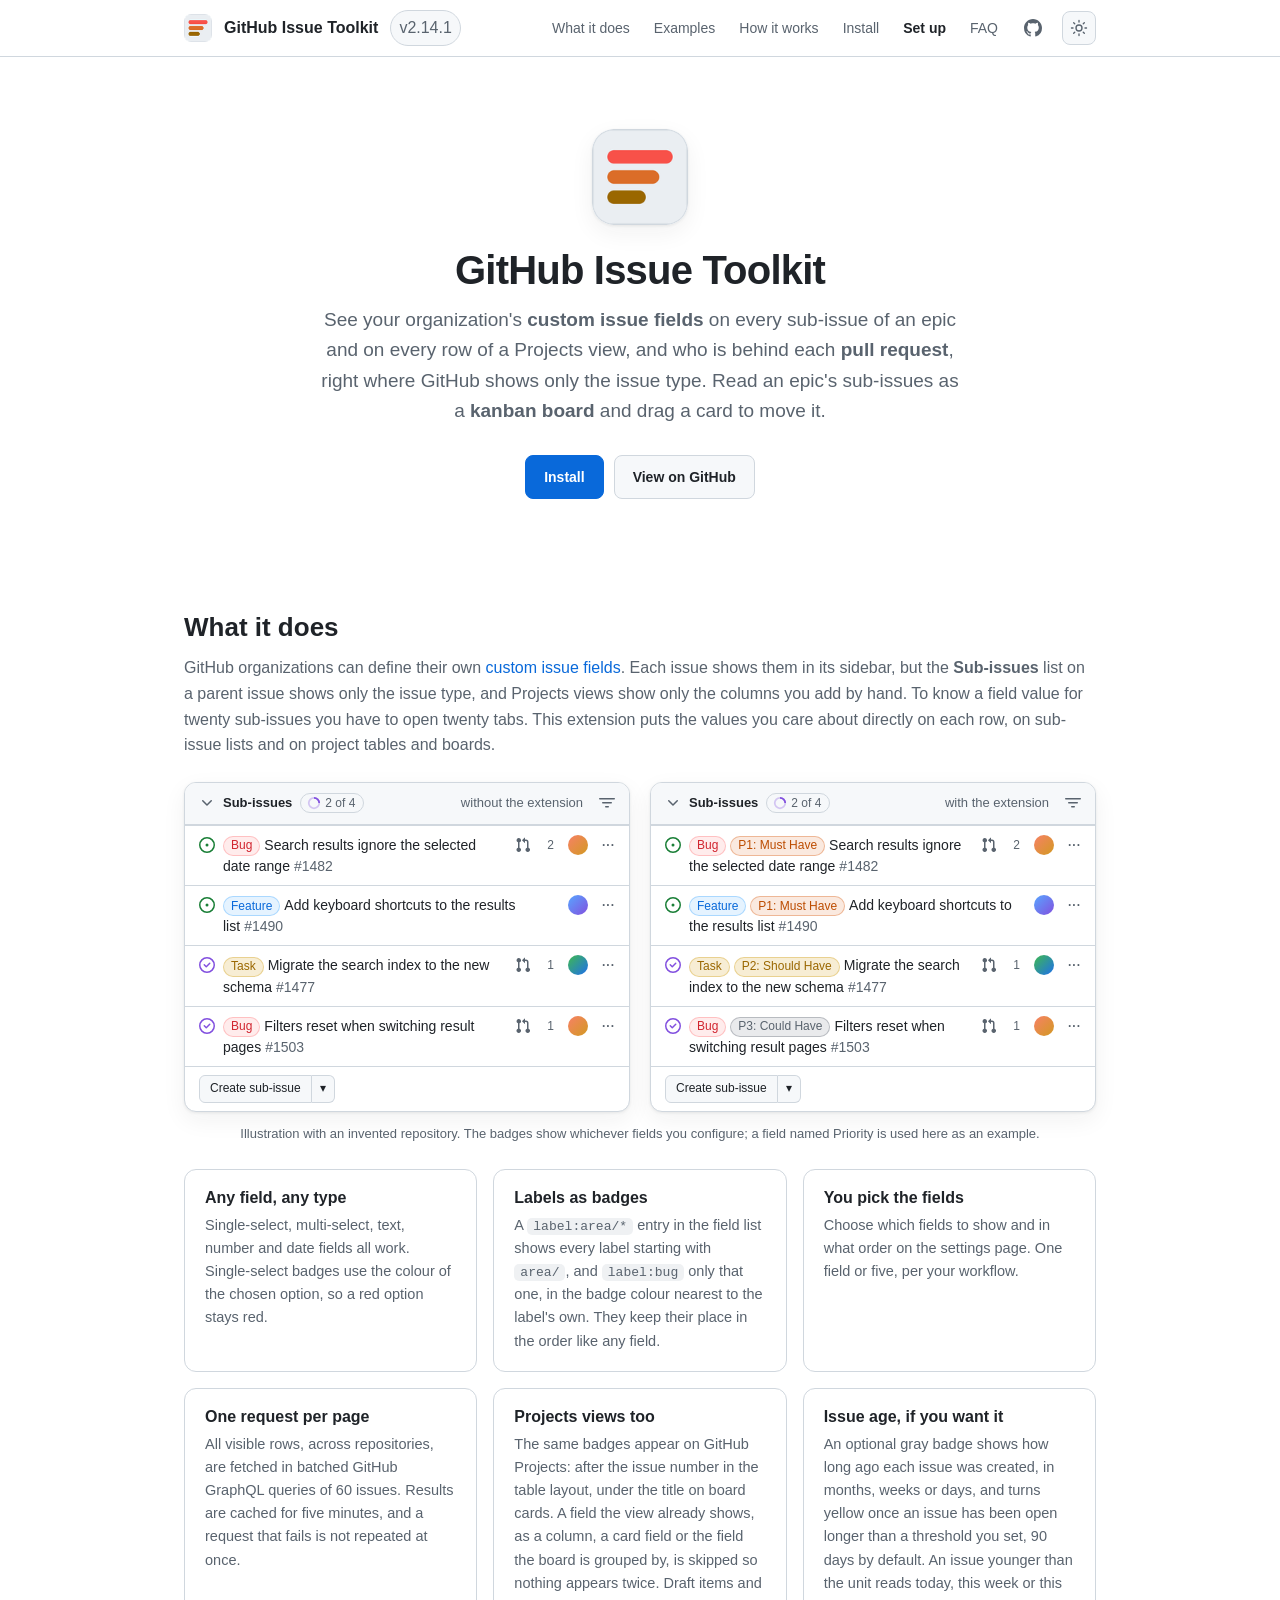
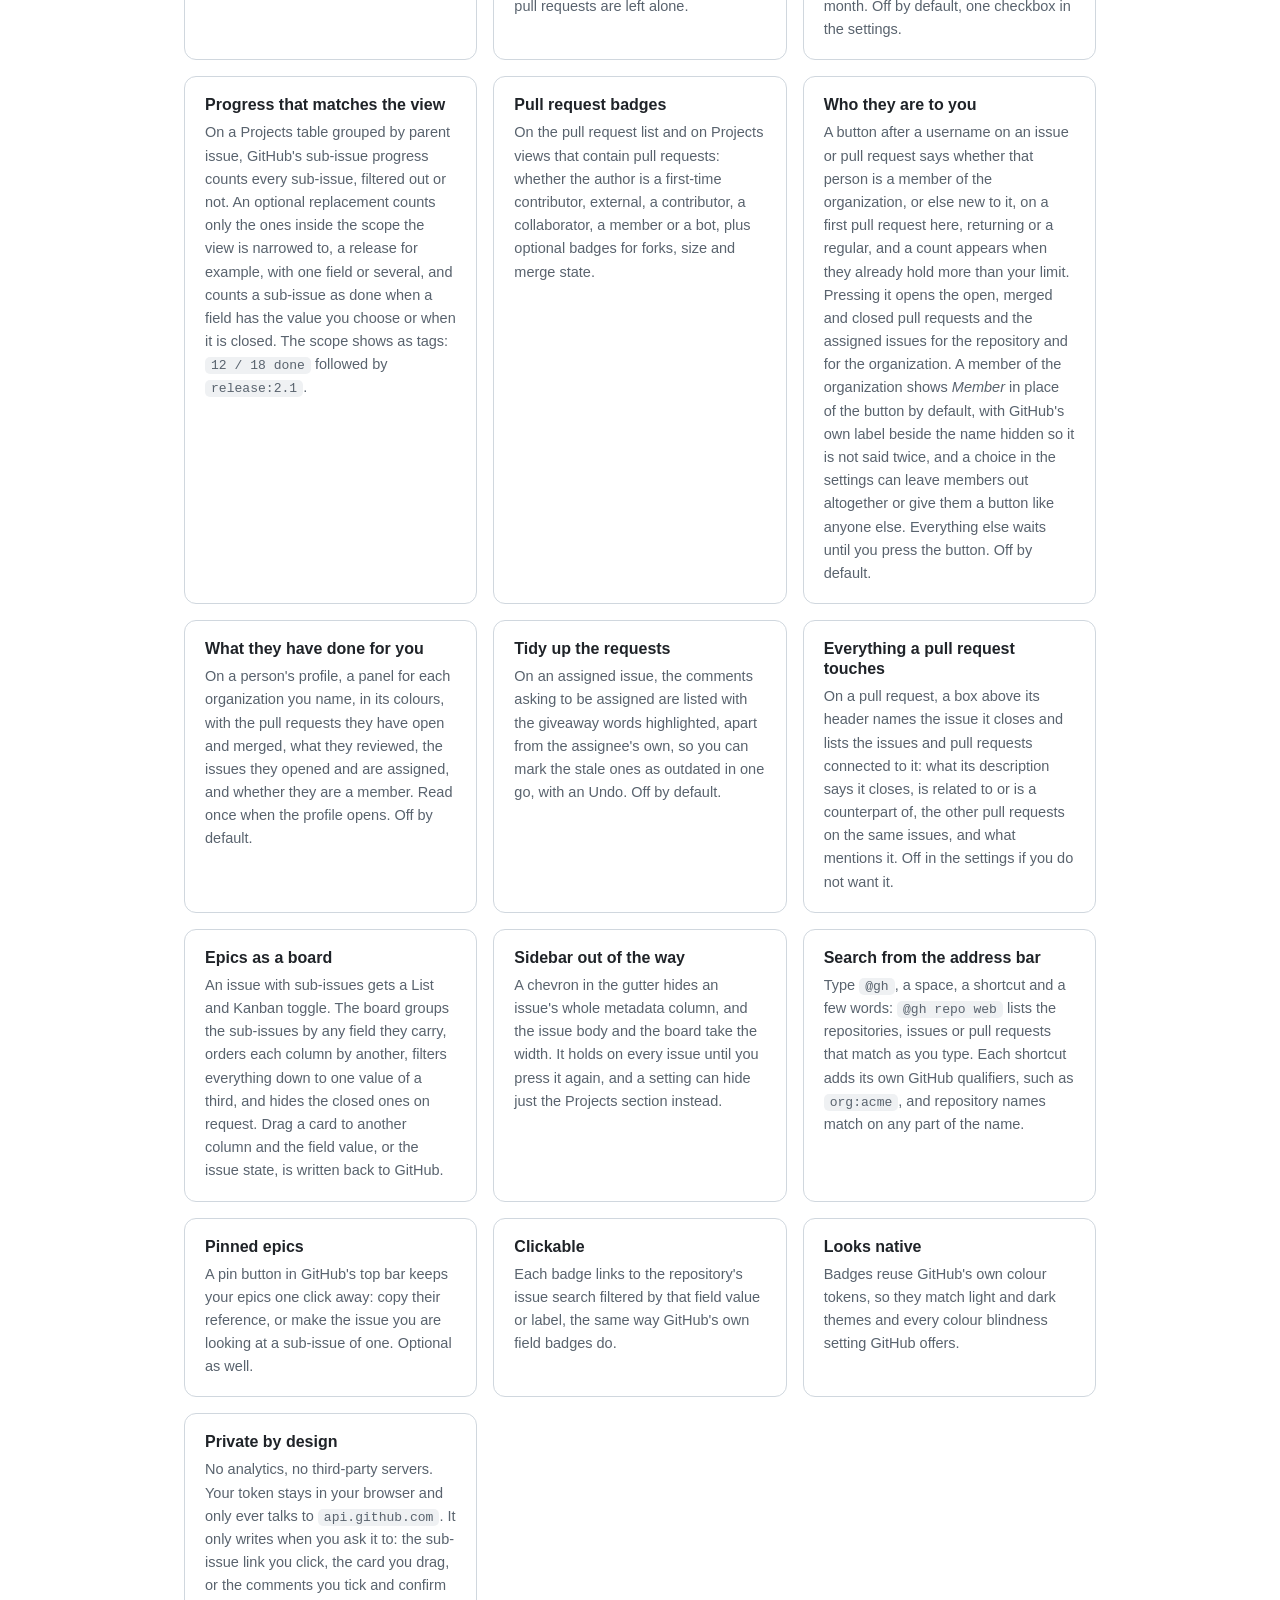
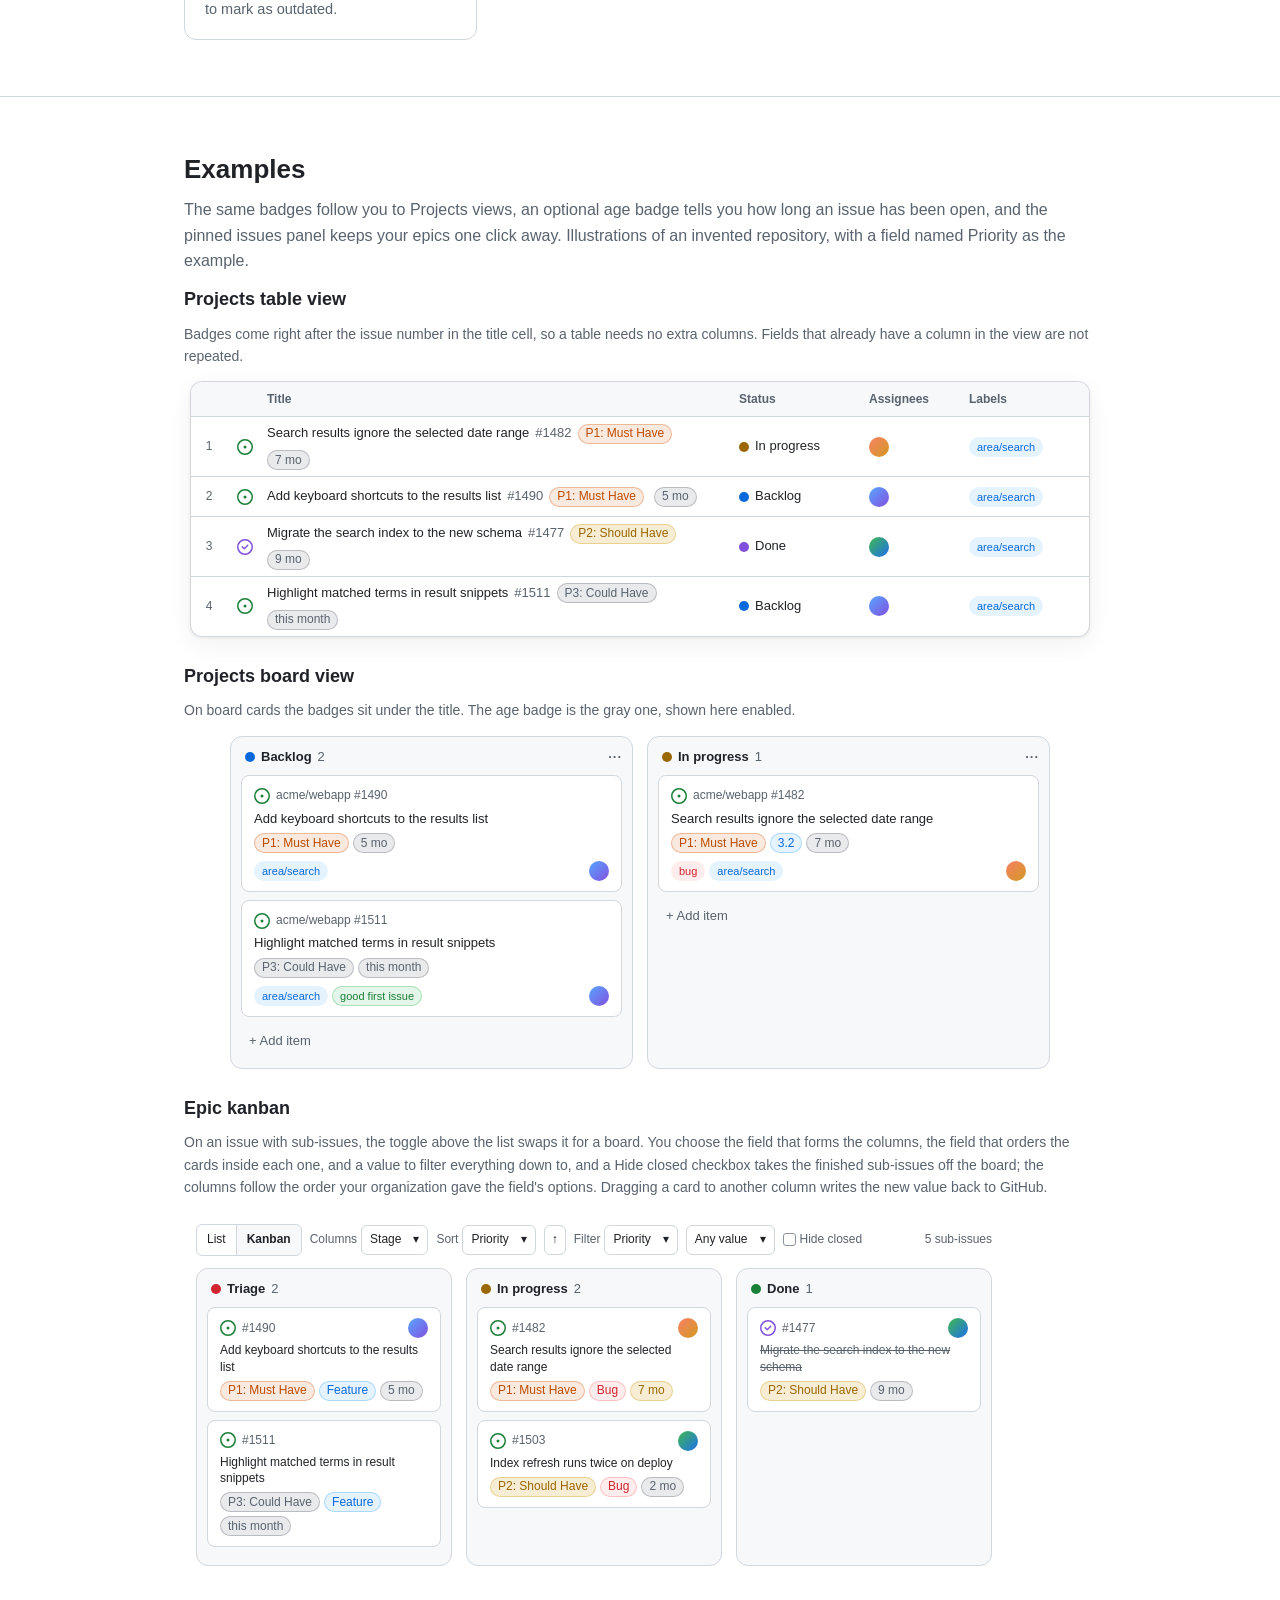
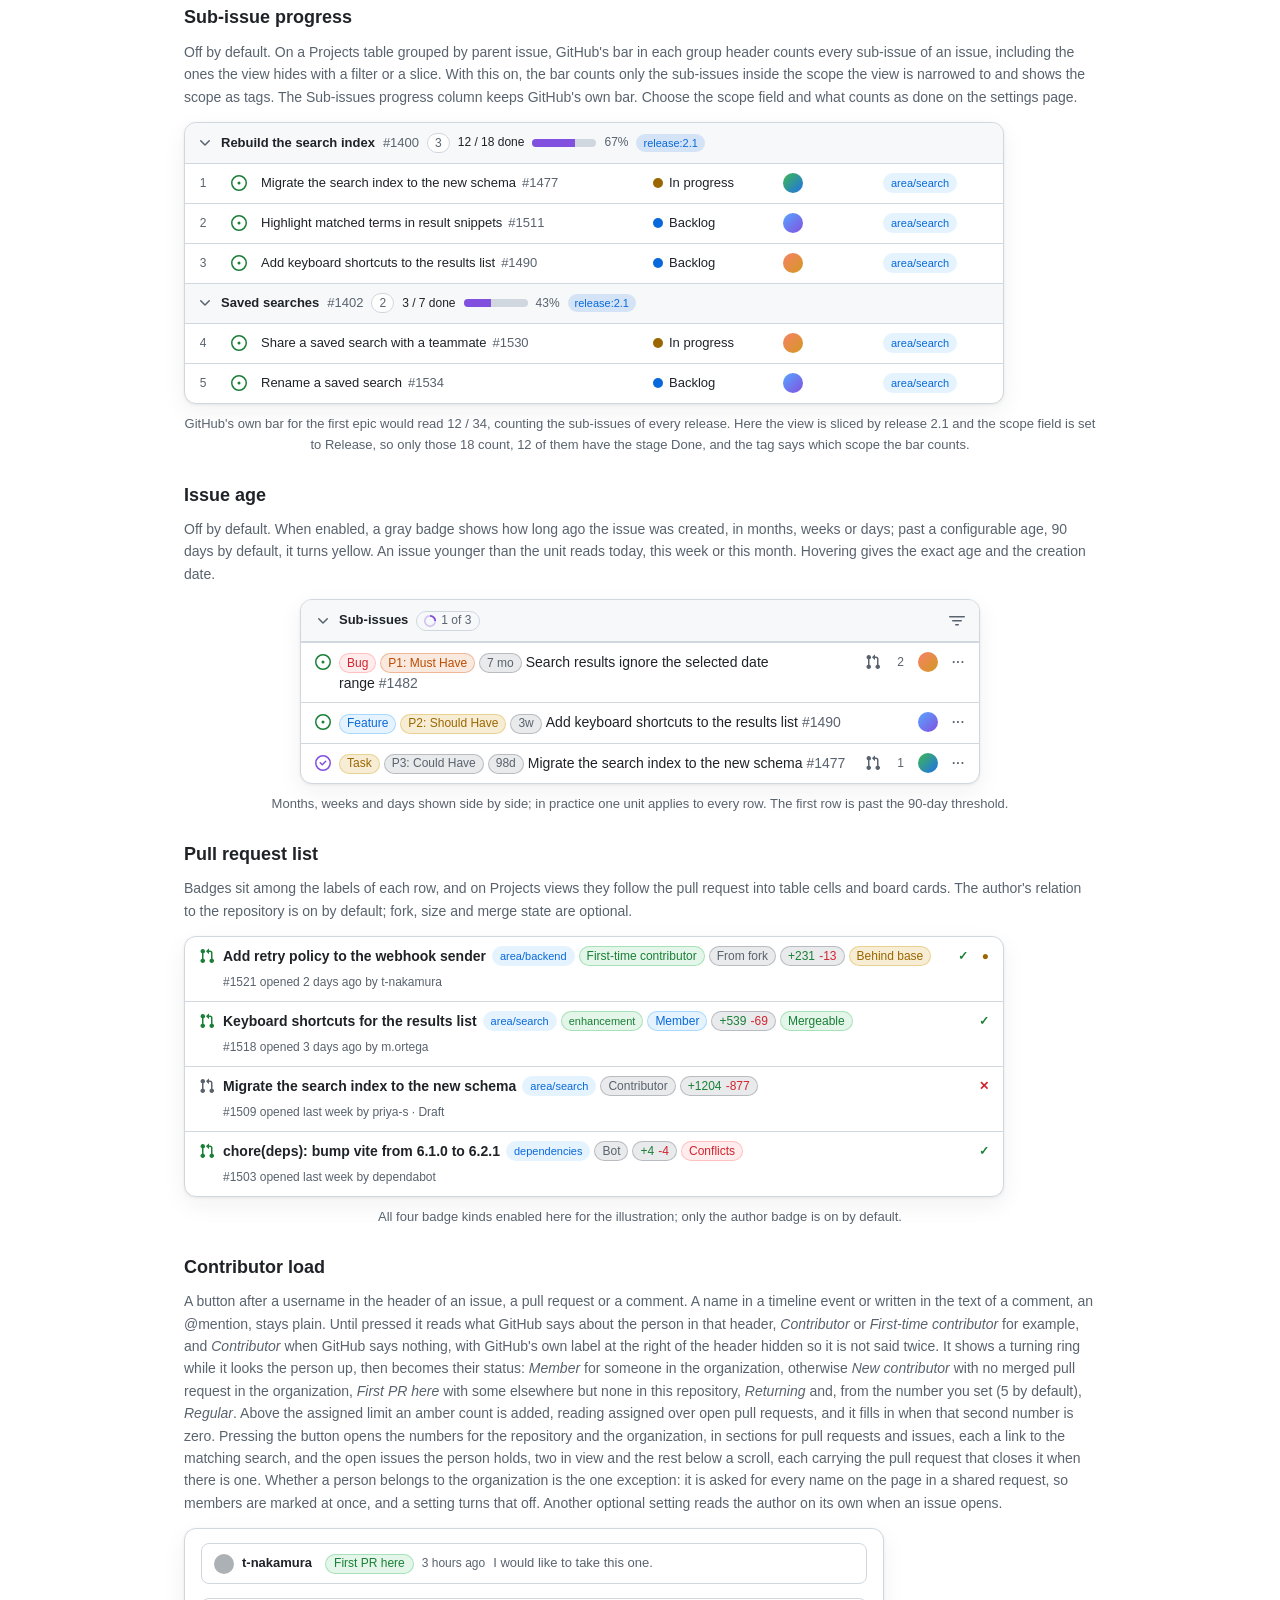
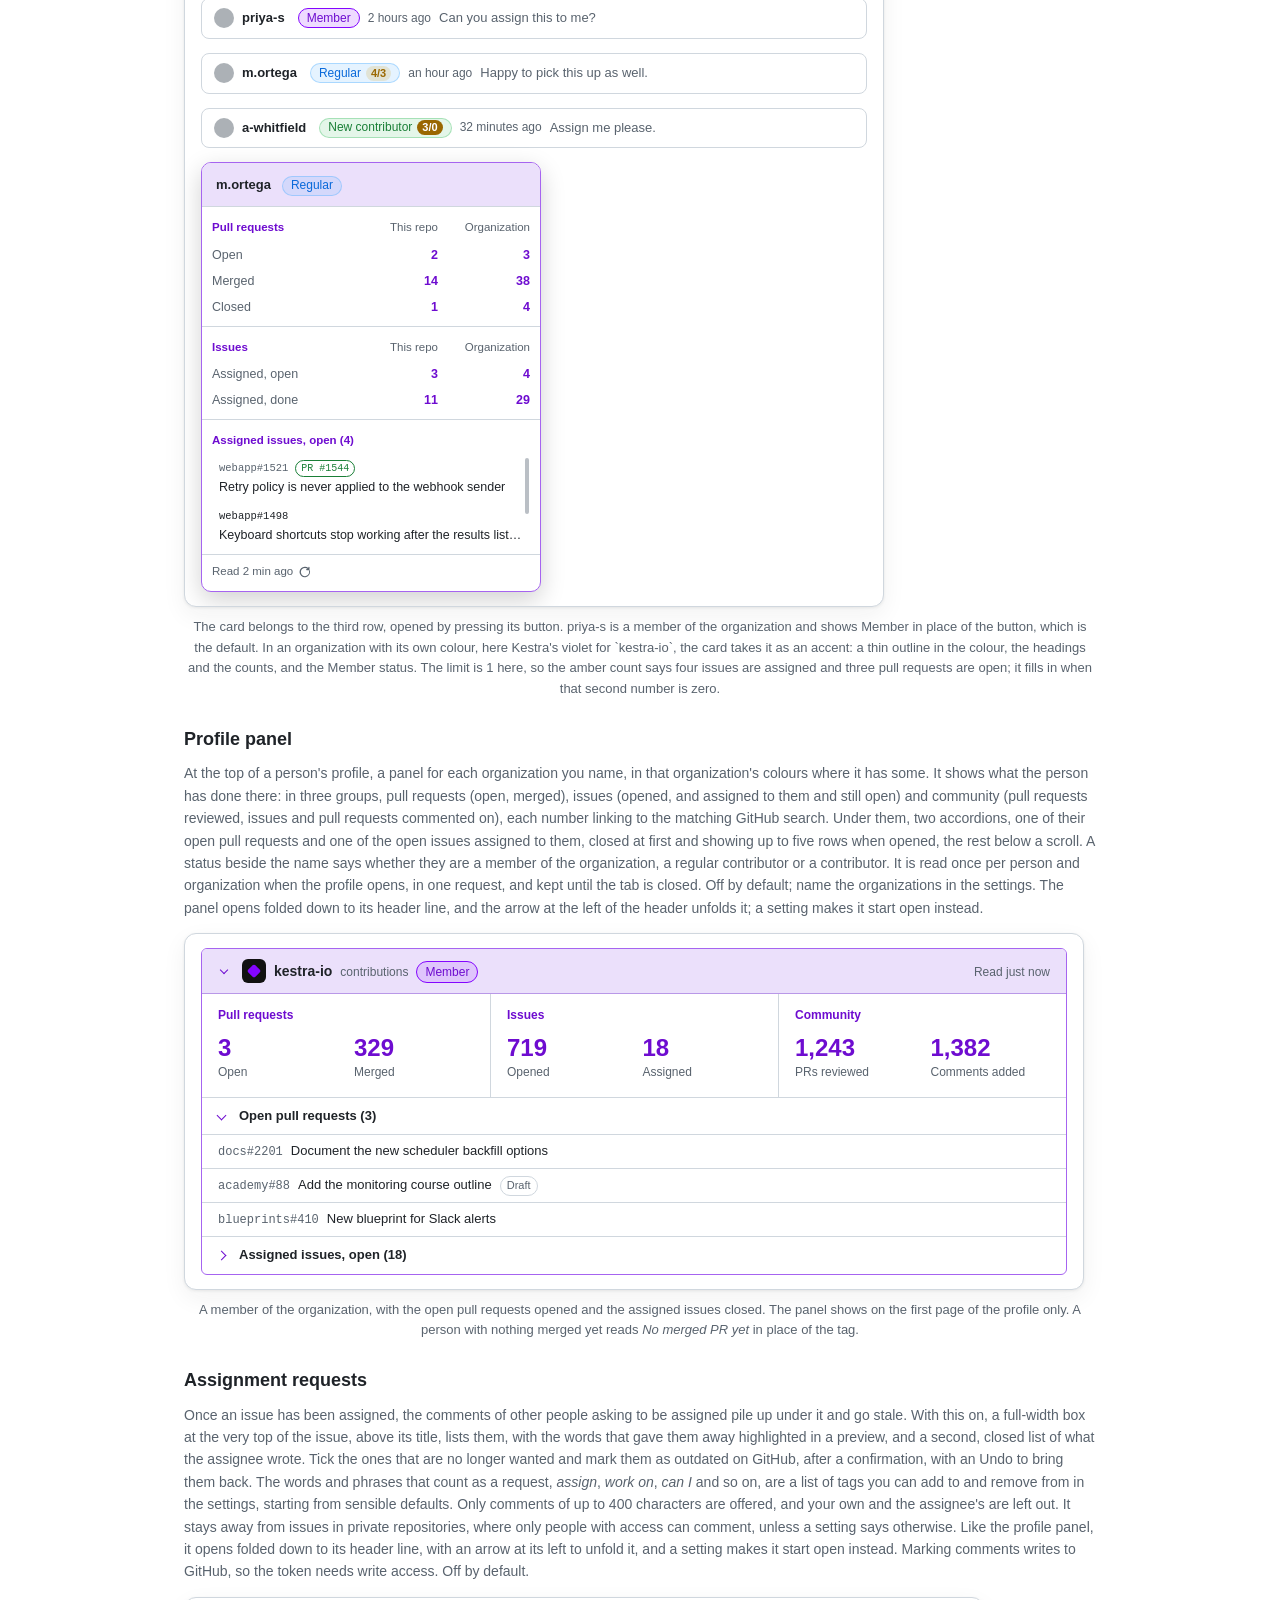
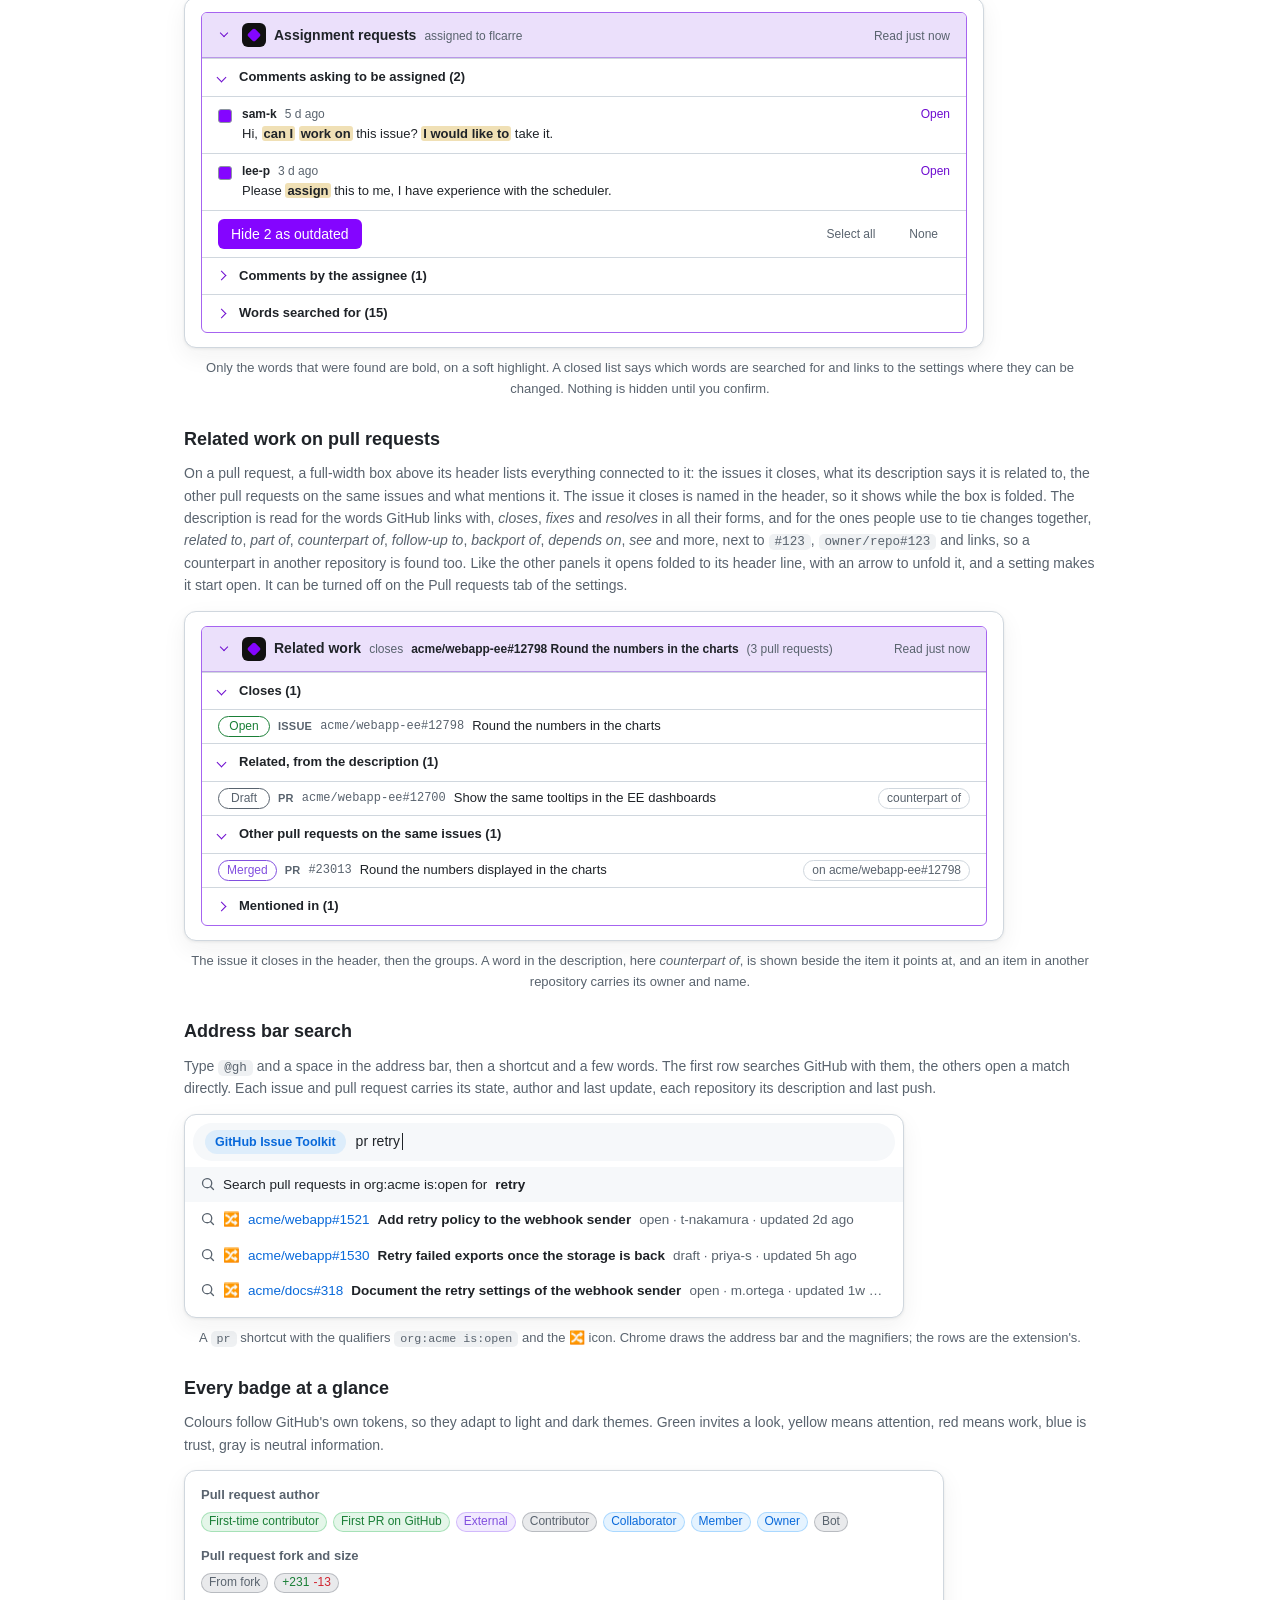
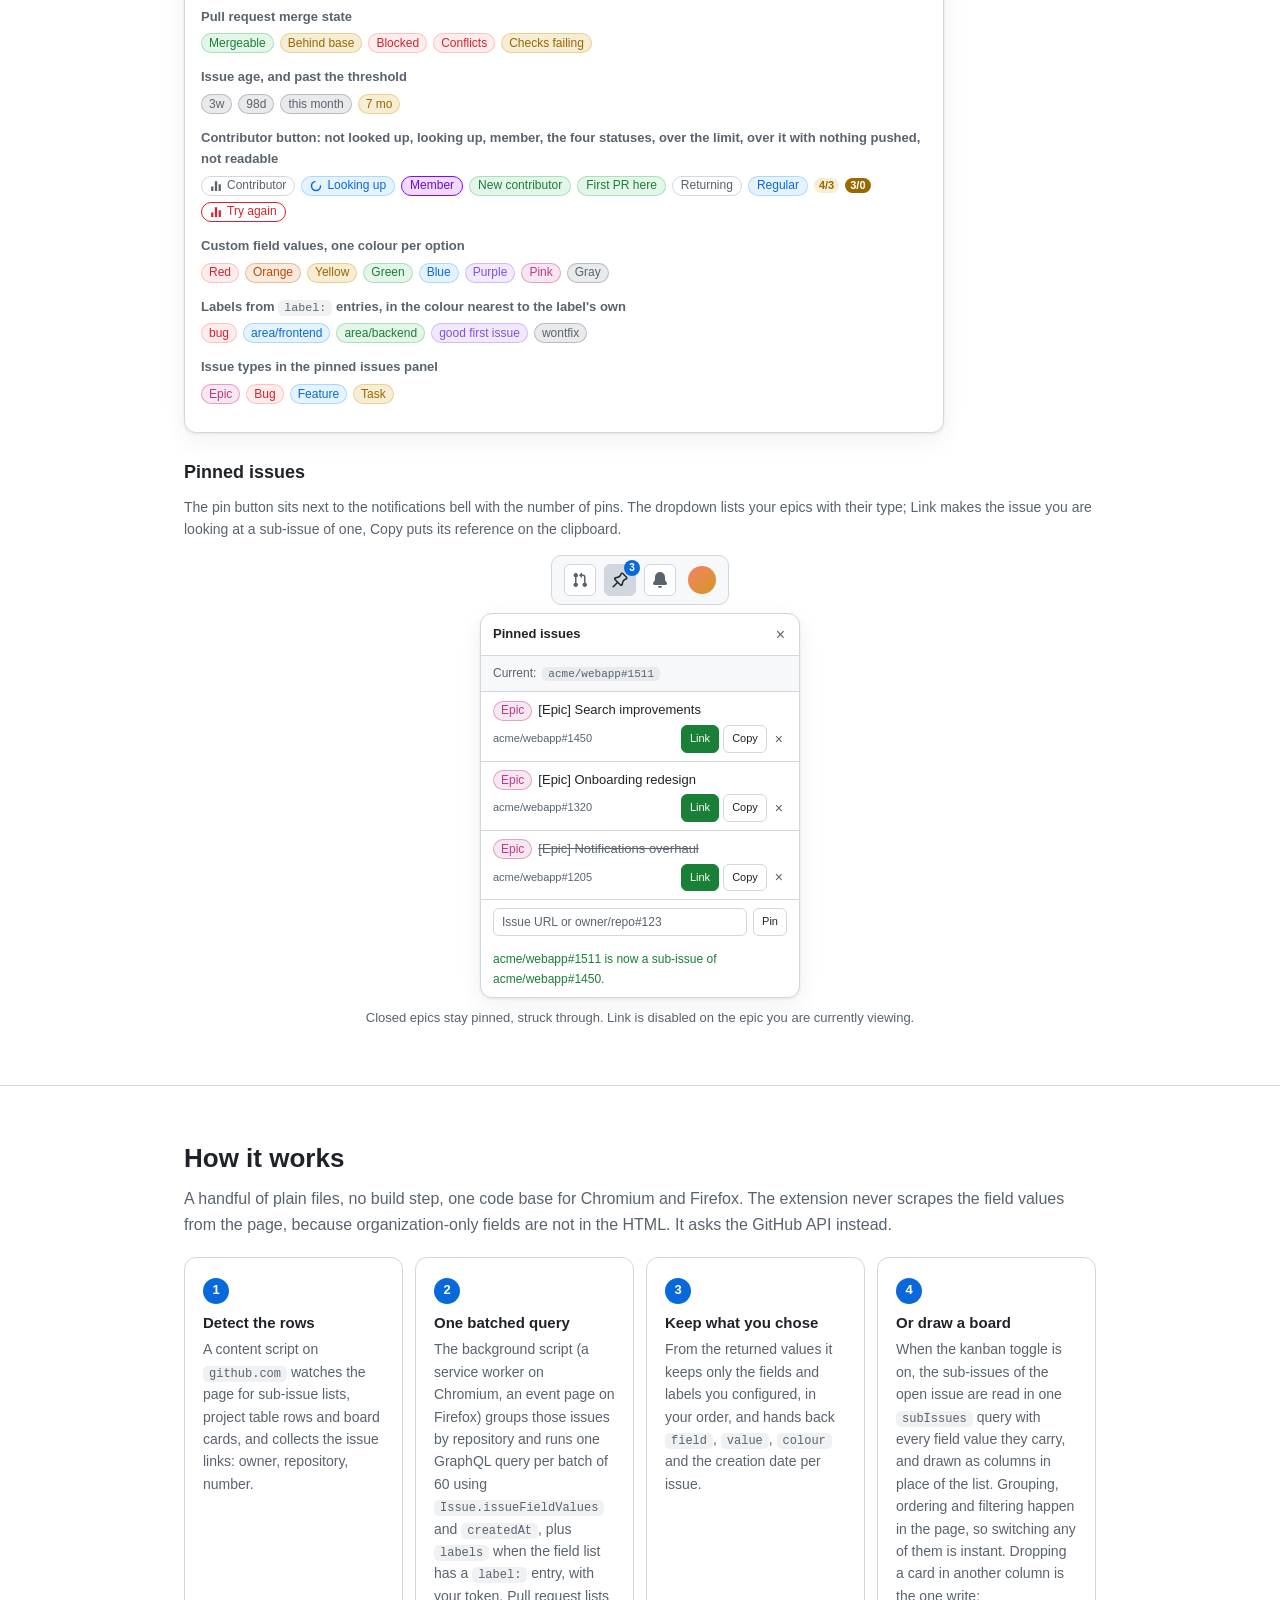
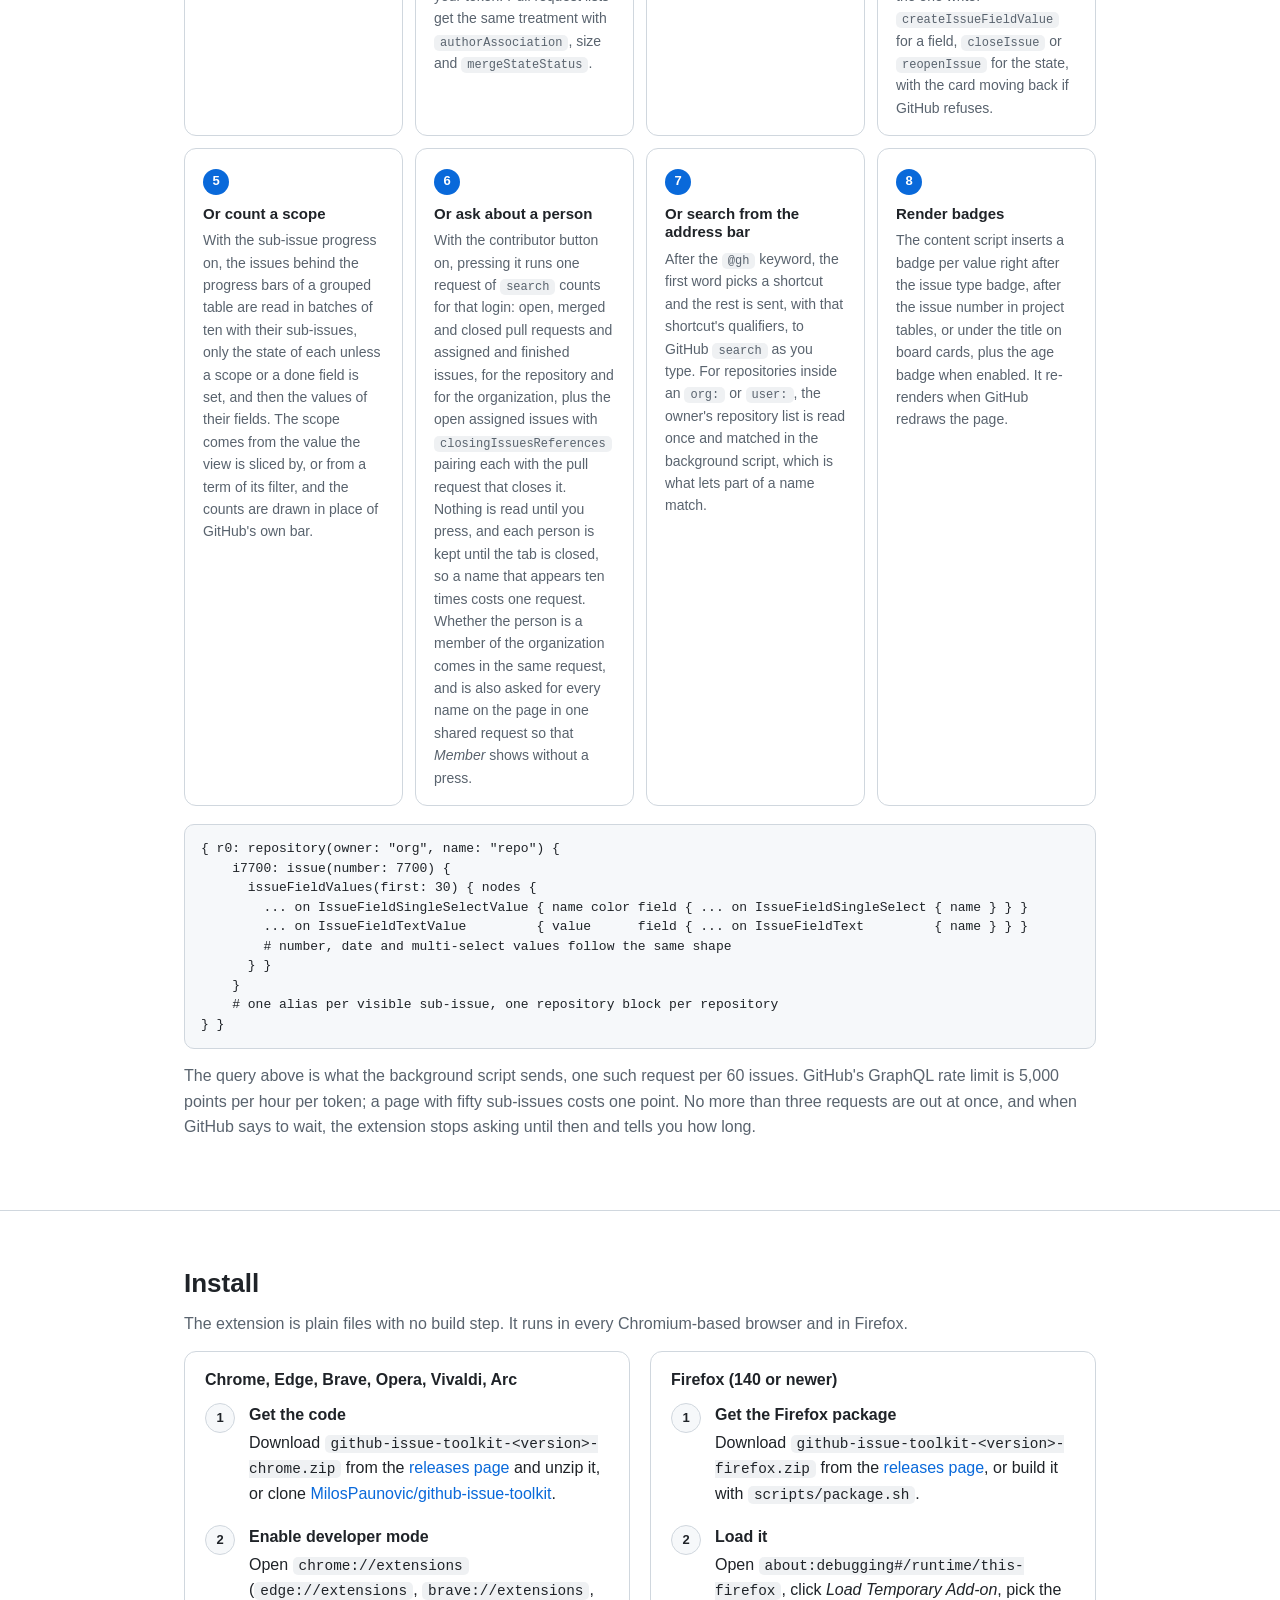
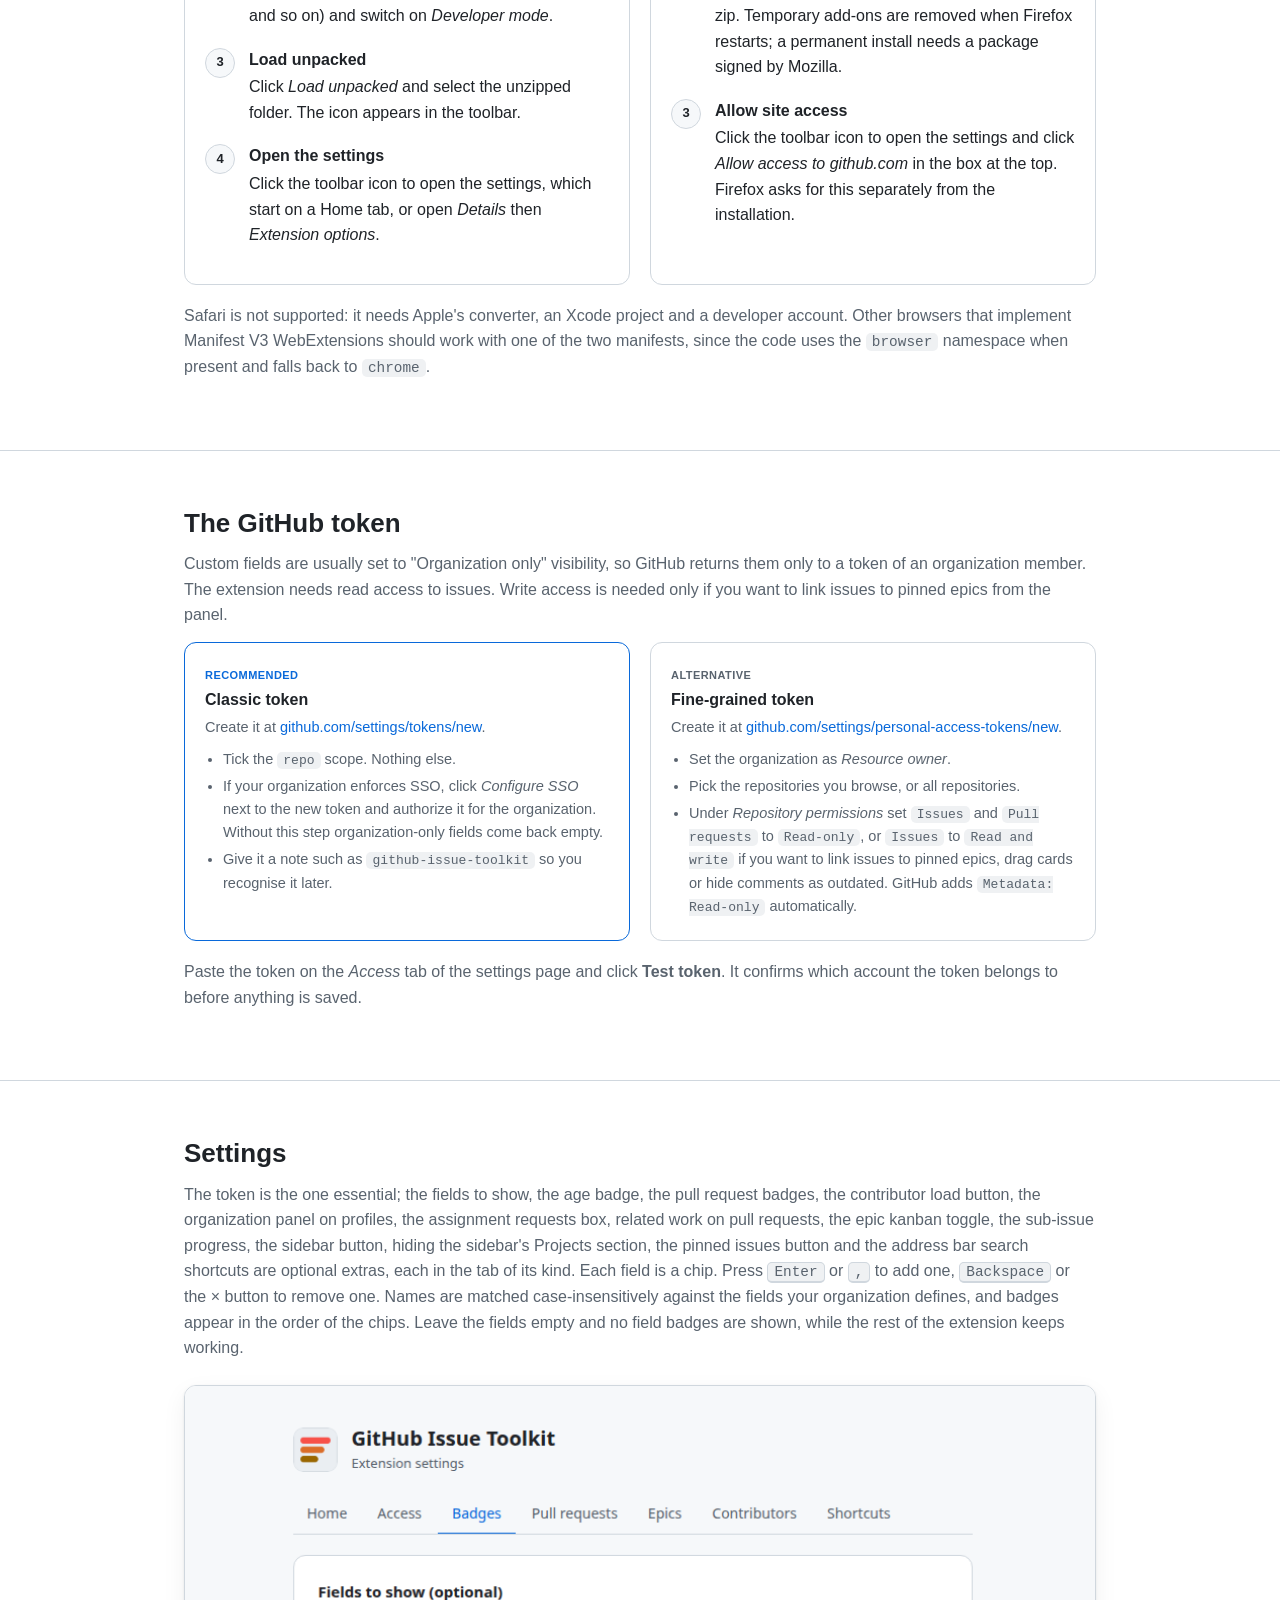
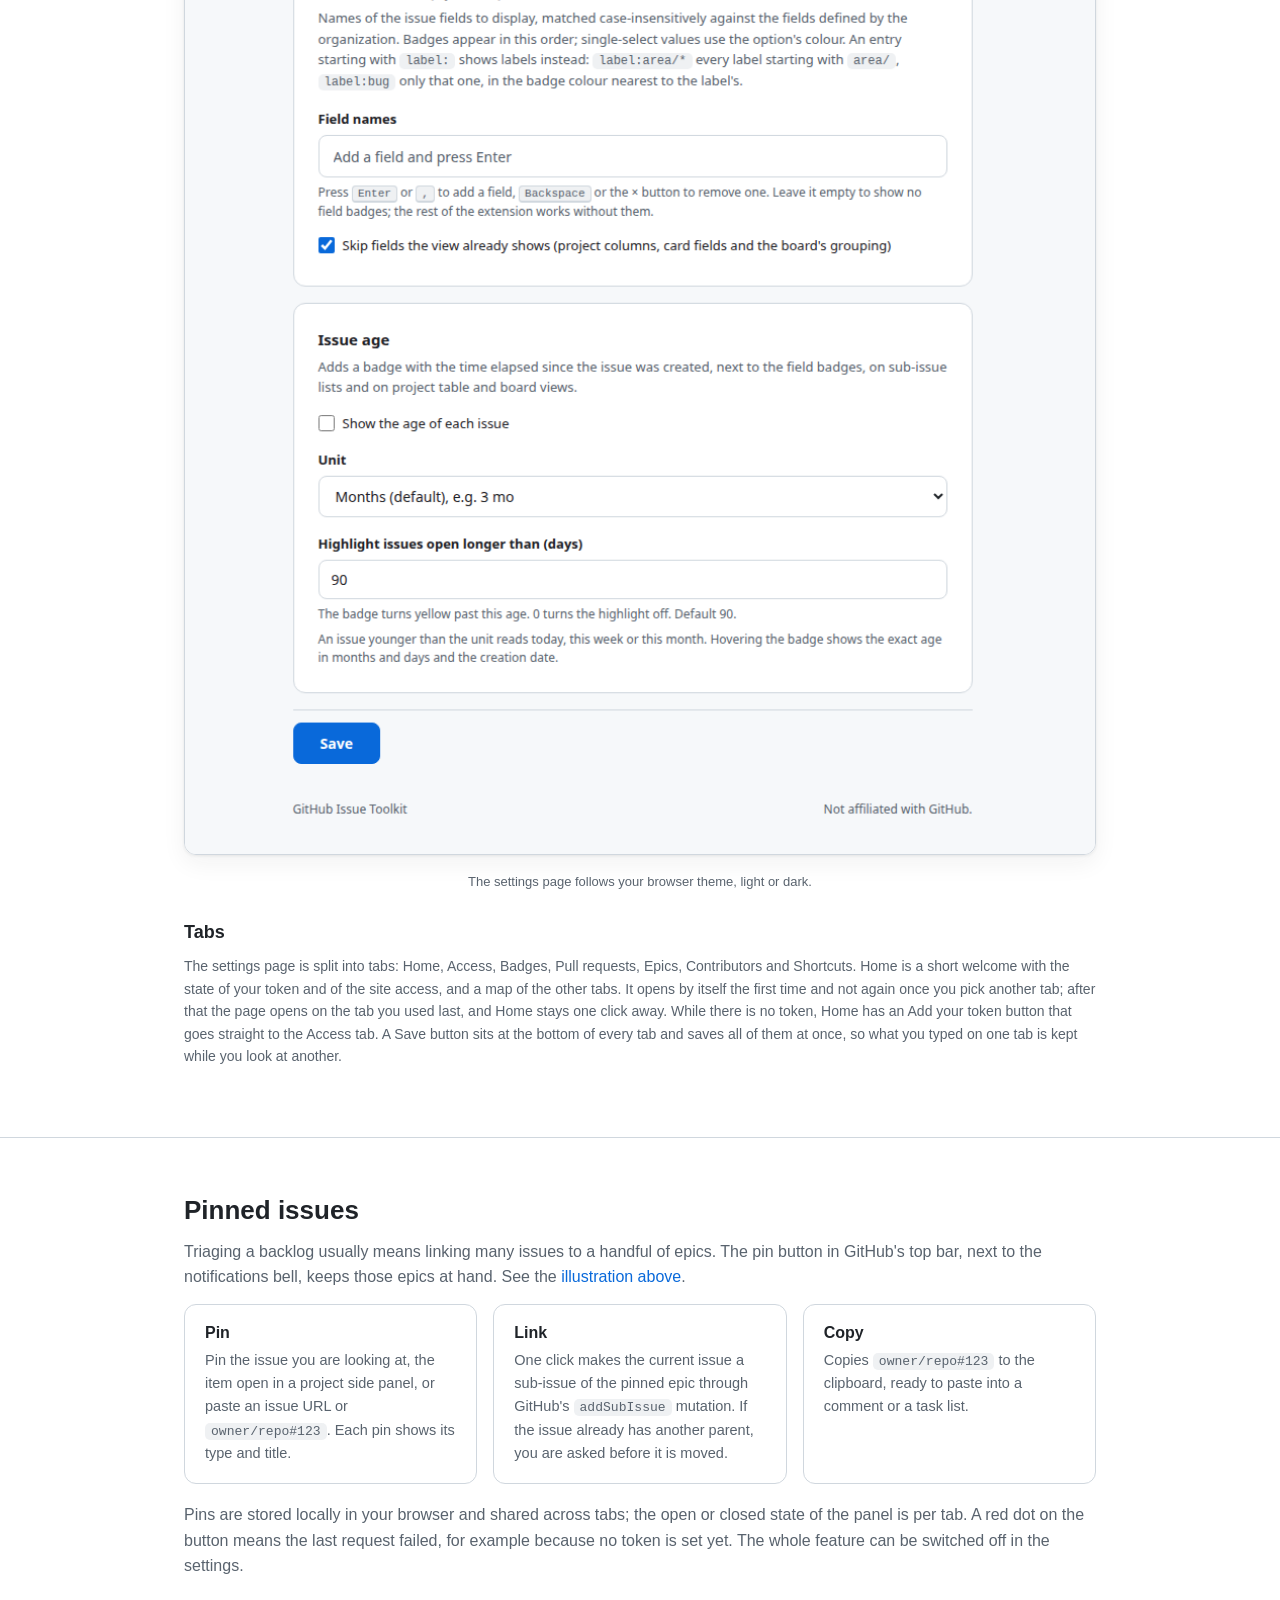
<file: docs/index.html>
<!doctype html>
<html lang="en">
<head>
  <meta charset="utf-8">
  <meta name="viewport" content="width=device-width, initial-scale=1">
  <title>GitHub Issue Toolkit</title>
  <meta name="description" content="Browser extension that shows custom issue fields, issue age and pull request badges on GitHub lists and Projects views, turns an epic's sub-issues into a kanban board, and keeps pinned epics one click away.">
  <link rel="icon" href="icon-dark-32.png">
  <meta property="og:type" content="website">
  <meta property="og:title" content="GitHub Issue Toolkit">
  <meta property="og:description" content="Custom issue fields, issue age, pull request badges, an epic kanban board and pinned epics on GitHub lists and Projects views.">
  <meta property="og:url" content="https://milospaunovic.github.io/github-issue-toolkit/">
  <meta property="og:image" content="https://milospaunovic.github.io/github-issue-toolkit/social-preview.png">
  <meta name="twitter:card" content="summary_large_image">
  <script>
    (function () {
      var stored = null;
      try { stored = localStorage.getItem("theme"); } catch (e) {}
      var system = window.matchMedia("(prefers-color-scheme: dark)").matches ? "dark" : "light";
      document.documentElement.dataset.theme = stored === "dark" || stored === "light" ? stored : system;
    })();
  </script>
  <style>
    :root {
      color-scheme: light;
      --bg: #ffffff; --bg-muted: #f6f8fa; --bg-card: #ffffff;
      --border: #d0d7de; --border-strong: #8c959f;
      --fg: #1f2328; --fg-muted: #59636e; --accent: #0969da; --accent-fg: #ffffff;
      --code-bg: rgba(175,184,193,.2); --shadow: 0 1px 3px rgba(31,35,40,.08), 0 8px 24px rgba(31,35,40,.06);
      --danger: #d1242f; --danger-bg: rgba(255,129,130,.15); --danger-border: rgba(255,129,130,.4);
      --severe: #bc4c00; --severe-bg: rgba(219,109,40,.15); --severe-border: rgba(219,109,40,.4);
      --attention: #9a6700; --attention-bg: rgba(212,167,44,.2); --attention-border: rgba(212,167,44,.4);
      --info: #0969da; --info-bg: rgba(84,174,255,.15); --info-border: rgba(84,174,255,.4);
      --done: #8250df; --done-bg: rgba(163,113,247,.15); --done-border: rgba(163,113,247,.4);
      --success: #1a7f37; --success-bg: rgba(74,194,107,.15); --success-border: rgba(74,194,107,.4);
      --neutral: #59636e; --neutral-bg: rgba(110,118,129,.15); --neutral-border: rgba(110,118,129,.4);
      --open: #1a7f37; --closed: #8250df;
    }
    :root[data-theme="dark"] {
      color-scheme: dark;
        --bg: #0d1117; --bg-muted: #161b22; --bg-card: #161b22;
        --border: #30363d; --border-strong: #6e7681;
        --fg: #e6edf3; --fg-muted: #8b949e; --accent: #58a6ff; --accent-fg: #0d1117;
        --code-bg: rgba(110,118,129,.4); --shadow: 0 1px 3px rgba(0,0,0,.4), 0 8px 24px rgba(0,0,0,.3);
        --danger: #ff8182; --severe: #f0883e; --attention: #d29922; --info: #58a6ff; --done: #a371f7; --success: #3fb950; --neutral: #8b949e;
        --open: #3fb950; --closed: #a371f7; --pink-fg: #db61a2;
    }
    * { box-sizing: border-box; }
    html { scroll-behavior: smooth; }
    body { margin: 0; background: var(--bg); color: var(--fg); font: 16px/1.6 -apple-system, BlinkMacSystemFont, "Segoe UI", "Noto Sans", Helvetica, Arial, sans-serif; }
    a { color: var(--accent); text-decoration: none; } a:hover { text-decoration: underline; }
    code, kbd { font: 0.9em ui-monospace, SFMono-Regular, Menlo, Consolas, monospace; background: var(--code-bg); border-radius: 5px; padding: 1px 6px; }
    kbd { border: 1px solid var(--border); border-bottom-width: 2px; }
    .wrap { max-width: 960px; margin: 0 auto; padding: 0 24px; }
    h1, h2, h3 { line-height: 1.25; margin: 0 0 12px; }
    h2 { font-size: 26px; margin-top: 0; }
    h3 { font-size: 18px; }
    p { margin: 0 0 14px; }
    .muted { color: var(--fg-muted); }
    section { padding: 56px 0; border-top: 1px solid var(--border); }
    section:first-of-type { border-top: 0; }

    /* nav */
    html { scroll-padding-top: 72px; }
    nav { position: sticky; top: 0; z-index: 10; backdrop-filter: blur(10px); background: color-mix(in srgb, var(--bg) 85%, transparent); border-bottom: 1px solid var(--border); }
    nav .wrap { display: flex; align-items: center; gap: 12px; height: 56px; position: relative; }
    nav img { width: 28px; height: 28px; border-radius: 7px; }
    nav .brand { font-weight: 600; color: var(--fg); white-space: nowrap; }
    nav .brand:hover { text-decoration: none; }
    nav .version { font: 600 11px/1 var(--font-mono); color: var(--fg-muted); background: var(--bg-muted); border: 1px solid var(--border); border-radius: 999px; padding: 4px 8px; white-space: nowrap; }
    nav .version:hover { color: var(--fg); text-decoration: none; border-color: var(--border-strong); }
    @media (max-width: 480px) { nav .version { display: none; } }
    nav .links { display: flex; align-items: center; gap: 4px; margin-left: auto; }
    nav .link { color: var(--fg-muted); font-size: 14px; padding: 6px 10px; border-radius: 8px; line-height: 1; }
    nav .link:hover { color: var(--fg); background: var(--bg-muted); text-decoration: none; }
    nav .link.active { color: var(--fg); font-weight: 600; }
    nav .link.gh { display: inline-flex; padding: 8px; margin-left: 4px; }
    nav .link.gh svg { width: 18px; height: 18px; fill: currentColor; }
    .theme-toggle, .menu-toggle { display: inline-flex; align-items: center; justify-content: center; width: 34px; height: 34px; border-radius: 8px; border: 1px solid var(--border); background: var(--bg-muted); color: var(--fg-muted); cursor: pointer; padding: 0; flex: 0 0 auto; }
    .theme-toggle:hover, .menu-toggle:hover { color: var(--fg); background: var(--border); }
    .theme-toggle svg, .menu-toggle svg { width: 18px; height: 18px; fill: none; stroke: currentColor; stroke-width: 1.8; stroke-linecap: round; stroke-linejoin: round; }
    .theme-toggle .moon { display: none; }
    :root[data-theme="dark"] .theme-toggle .sun { display: none; }
    :root[data-theme="dark"] .theme-toggle .moon { display: block; }
    .menu-toggle { display: none; }
    .menu-toggle .close { display: none; }
    nav.open .menu-toggle .open { display: none; }
    nav.open .menu-toggle .close { display: block; }
    @media (max-width: 860px) {
      .menu-toggle { display: inline-flex; }
      nav .links { display: none; position: absolute; top: 56px; left: 0; right: 0; flex-direction: column; align-items: stretch; gap: 2px; padding: 10px 16px 14px; margin: 0; background: var(--bg); border-bottom: 1px solid var(--border); box-shadow: var(--shadow); }
      nav.open .links { display: flex; }
      nav .link { padding: 10px 12px; font-size: 15px; }
      nav .link.gh { margin: 4px 0 0; justify-content: center; }
      nav .link.gh::after { content: "GitHub repository"; margin-left: 8px; font-size: 14px; }
      .theme-toggle { margin-left: auto; }
    }
    @media (max-width: 480px) { nav .brand { font-size: 14px; } }
    :root:not([data-theme="dark"]) .only-dark { display: none !important; }
    :root[data-theme="dark"] .only-light { display: none !important; }

    /* hero */
    .hero { padding: 72px 0 56px; text-align: center; }
    .hero img { display: block; margin: 0 auto; width: 96px; height: 96px; border-radius: 22px; box-shadow: var(--shadow); }
    .hero h1 { font-size: 40px; margin: 20px 0 10px; letter-spacing: -0.02em; }
    .hero p.lead { font-size: 19px; color: var(--fg-muted); max-width: 640px; margin: 0 auto 28px; }
    .btns { display: flex; gap: 10px; justify-content: center; flex-wrap: wrap; }
    .btn { display: inline-flex; align-items: center; gap: 8px; padding: 10px 18px; border-radius: 8px; border: 1px solid var(--border); background: var(--bg-muted); color: var(--fg); font-weight: 600; font-size: 14px; }
    .btn:hover { text-decoration: none; background: var(--border); }
    .btn.primary { background: var(--accent); border-color: var(--accent); color: var(--accent-fg); }
    .btn.primary:hover { background: color-mix(in srgb, var(--accent) 88%, black); border-color: color-mix(in srgb, var(--accent) 88%, black); }

    /* mock issue rows */
    .compare { display: grid; grid-template-columns: 1fr 1fr; gap: 20px; margin-top: 24px; }
    @media (max-width: 760px) { .compare { grid-template-columns: 1fr; } }
    .panel { background: var(--bg-card); border: 1px solid var(--border); border-radius: 12px; overflow: hidden; box-shadow: var(--shadow); }
    .panel .head { padding: 10px 14px; border-bottom: 1px solid var(--border); background: var(--bg-muted); font-size: 13px; font-weight: 600; display: flex; justify-content: space-between; gap: 12px; white-space: nowrap; }
    .panel .head span.tag { font-weight: 500; color: var(--fg-muted); }
    .row { display: flex; align-items: flex-start; gap: 8px; padding: 9px 14px; border-top: 1px solid var(--border); font-size: 14px; line-height: 20px; }
    .row:first-of-type { border-top: 0; }
    .row .state { flex: 0 0 16px; width: 16px; height: 16px; margin-top: 2px; fill: var(--open); }
    .row .state.closed { fill: var(--closed); }
    .row .text { flex: 1; min-width: 0; }
    .row .ref { color: var(--fg-muted); margin-left: 4px; white-space: nowrap; }
    .badge { display: inline-flex; align-items: center; height: 20px; padding: 0 7px 1px; margin-right: 4px; border: 1px solid; border-radius: 999px; font-size: 12px; font-weight: 500; line-height: 18px; vertical-align: middle; white-space: nowrap; }
    .b-danger { color: var(--danger); background: var(--danger-bg); border-color: var(--danger-border); }
    .b-severe { color: var(--severe); background: var(--severe-bg); border-color: var(--severe-border); }
    .b-attention { color: var(--attention); background: var(--attention-bg); border-color: var(--attention-border); }
    .b-info { color: var(--info); background: var(--info-bg); border-color: var(--info-border); }
    .b-done { color: var(--done); background: var(--done-bg); border-color: var(--done-border); }
    .b-success { color: var(--success); background: var(--success-bg); border-color: var(--success-border); }
    .b-neutral { color: var(--neutral); background: var(--neutral-bg); border-color: var(--neutral-border); }

    /* feature grid */
    .grid { display: grid; grid-template-columns: repeat(auto-fit, minmax(240px, 1fr)); gap: 16px; margin-top: 8px; }
    .card { background: var(--bg-card); border: 1px solid var(--border); border-radius: 12px; padding: 18px 20px; }
    .card h3 { font-size: 16px; margin-bottom: 6px; }
    .card p { margin: 0; color: var(--fg-muted); font-size: 14.5px; }

    /* flow */
    .flow { display: grid; grid-template-columns: repeat(4, 1fr); gap: 12px; margin-top: 20px; counter-reset: step; }
    @media (max-width: 860px) { .flow { grid-template-columns: repeat(2, 1fr); } }
    @media (max-width: 480px) { .flow { grid-template-columns: 1fr; } }
    .step { position: relative; background: var(--bg-card); border: 1px solid var(--border); border-radius: 12px; padding: 18px 18px 16px; }
    .step::before { counter-increment: step; content: counter(step); display: inline-flex; width: 26px; height: 26px; align-items: center; justify-content: center; border-radius: 50%; background: var(--accent); color: var(--accent-fg); font-weight: 700; font-size: 13px; margin-bottom: 10px; }
    .step h3 { font-size: 15px; margin-bottom: 6px; }
    .step p { margin: 0; font-size: 14px; color: var(--fg-muted); }
    .step code { font-size: 12px; }
    pre { margin: 18px 0 0; padding: 14px 16px; background: var(--bg-muted); border: 1px solid var(--border); border-radius: 10px; overflow-x: auto; font-size: 13px; line-height: 1.5; }
    pre code { background: none; padding: 0; font-size: inherit; }

    /* steps list */
    ol.steps { padding-left: 0; list-style: none; counter-reset: n; margin: 0; }
    ol.steps li { position: relative; padding: 0 0 18px 44px; counter-increment: n; }
    ol.steps li::before { content: counter(n); position: absolute; left: 0; top: 1px; width: 28px; height: 28px; border-radius: 50%; display: flex; align-items: center; justify-content: center; background: var(--bg-muted); border: 1px solid var(--border); font-weight: 600; font-size: 13px; }
    ol.steps li strong { display: block; margin-bottom: 2px; }

    /* two columns */
    .cols { display: grid; grid-template-columns: 1fr 1fr; gap: 20px; }
    @media (max-width: 760px) { .cols { grid-template-columns: 1fr; } }
    .card.rec { border-color: var(--accent); }
    .card .pill { display: inline-block; font-size: 11px; font-weight: 700; letter-spacing: .04em; text-transform: uppercase; color: var(--accent); margin-bottom: 6px; }
    .card ul { margin: 8px 0 0; padding-left: 18px; color: var(--fg-muted); font-size: 14.5px; }
    .card ul li { margin: 4px 0; }

    /* screenshot */
    figure { margin: 24px 0 0; }
    figure img { width: 100%; border-radius: 12px; border: 1px solid var(--border); box-shadow: var(--shadow); }
    figcaption { text-align: center; color: var(--fg-muted); font-size: 13px; margin-top: 10px; }

    /* faq */
    details { border: 1px solid var(--border); border-radius: 10px; padding: 0 18px; margin-bottom: 10px; background: var(--bg-card); }
    summary { cursor: pointer; font-weight: 600; padding: 14px 0; list-style: none; display: flex; justify-content: space-between; gap: 12px; }
    summary::-webkit-details-marker { display: none; }
    summary::after { content: "+"; color: var(--fg-muted); font-weight: 400; }
    details[open] summary::after { content: "–"; }
    details p { color: var(--fg-muted); margin: 0 0 14px; font-size: 15px; }


    /* mock-ups of the other surfaces */
    .mock-table { border: 1px solid var(--border); border-radius: 12px; overflow: hidden; background: var(--bg-card); box-shadow: var(--shadow); font-size: 13px; }
    .mock-table-scroll { overflow-x: auto; border-radius: 12px; -webkit-overflow-scrolling: touch; }
    @media (max-width: 760px) { .mock-table .tr { min-width: 620px; grid-template-columns: 36px 30px minmax(0, 1fr) 120px 90px; } .mock-table .td.labels { display: none; } .mock-pins .mock-box { width: min(320px, calc(100vw - 48px)); } }
    .mock-table .tr { display: grid; grid-template-columns: 34px minmax(0, 1fr) 120px 110px; align-items: center; border-top: 1px solid var(--border); min-height: 40px; }
    .mock-table .tr:first-child { border-top: 0; background: var(--bg-muted); color: var(--fg-muted); font-weight: 600; font-size: 12px; min-height: 34px; }
    .mock-table .td { padding: 6px 10px; display: flex; align-items: center; gap: 6px; min-width: 0; white-space: nowrap; overflow: hidden; }
    .mock-table .td.title { overflow: visible; flex-wrap: wrap; white-space: normal; }
    .mock-table .td .num { color: var(--fg-muted); }
    .mock-table .td .name { overflow: hidden; text-overflow: ellipsis; white-space: nowrap; }
    .mock-table .state { width: 16px; height: 16px; flex: 0 0 16px; fill: var(--open); }
    .mock-table .state.closed { fill: var(--closed); }
    .mock-table .status { display: inline-flex; align-items: center; gap: 6px; }
    .mock-table .status::before { content: ""; width: 10px; height: 10px; border-radius: 50%; background: var(--status, var(--info)); }
    .mock-table .tr.grp { display: flex; gap: 8px; align-items: center; padding: 0 12px; min-height: 40px; background: var(--bg-muted); color: var(--fg); font-weight: 600; font-size: 13px; }
    .mock-table .tr.grp .num { color: var(--fg-muted); font-weight: 400; }
    .mock-table .tr.grp .count { border-radius: 9999px; background: var(--bg-card); border: 1px solid var(--border); color: var(--fg-muted); font-size: 12px; font-weight: 500; padding: 0 7px; line-height: 18px; }
    .mock-table .tr.grp .chev { width: 16px; height: 16px; fill: var(--fg-muted); }
    .mock-table .tr.grp.first { border-top: 0; }
    .mock-table .tr.grp .mprog { display: inline-flex; align-items: center; gap: 8px; font-size: 12px; font-weight: 400; color: var(--fg-muted); white-space: nowrap; }
    .mock-table .tr.grp .mnum { font-weight: 500; color: var(--fg); }
    .mock-table .tr.grp .mchip { border-radius: 9999px; padding: 0 7px; font-size: 11px; line-height: 18px; color: var(--info); background: color-mix(in srgb, var(--info) 14%, transparent); }
    .mock-table .tr.grp .mbar { width: 64px; height: 8px; border-radius: 4px; background: var(--border); overflow: hidden; }
    .mock-table .tr.grp .mbar i { display: block; height: 100%; background: var(--closed); }
    .mock-board { display: grid; grid-template-columns: repeat(auto-fit, minmax(230px, 1fr)); gap: 14px; }
    .mock-column { background: var(--bg-muted); border: 1px solid var(--border); border-radius: 12px; padding: 10px; }
    .mock-column h4 { margin: 0 0 8px 4px; font-size: 13px; display: flex; align-items: center; gap: 6px; }
    .mock-column h4 .count { color: var(--fg-muted); font-weight: 500; }
    .mock-card { background: var(--bg-card); border: 1px solid var(--border); border-radius: 8px; padding: 10px 12px; margin-bottom: 8px; font-size: 13px; }
    .mock-card .ref { display: flex; align-items: center; gap: 6px; color: var(--fg-muted); font-size: 12px; }
    .mock-card .ref svg { width: 14px; height: 14px; fill: var(--open); }
    .mock-card .title { margin: 4px 0 6px; font-weight: 500; line-height: 1.35; }
    .mock-card .badges { display: flex; flex-wrap: wrap; gap: 4px; }
    .mock-card .badges .badge { margin: 0; }
    .mock-card .labels { display: flex; gap: 4px; margin-top: 8px; }
    .label { display: inline-block; font-size: 11px; padding: 0 7px; border-radius: 999px; line-height: 18px; border: 1px solid transparent; white-space: nowrap; }
    .mock-pins { display: flex; flex-direction: column; align-items: center; gap: 8px; }
    .mock-pins .mock-header { align-self: center; }
    #ex-age, #ex-table, #ex-board { margin-left: auto; margin-right: auto; }
    .mock-header { display: flex; align-items: center; gap: 8px; padding: 8px 12px; background: var(--bg-muted); border: 1px solid var(--border); border-radius: 10px; }
    .mock-header .hbtn { width: 32px; height: 32px; border: 1px solid var(--border); border-radius: 6px; background: var(--bg-card); display: inline-flex; align-items: center; justify-content: center; color: var(--fg-muted); position: relative; }
    .mock-header .hbtn svg { width: 16px; height: 16px; fill: currentColor; }
    .mock-header .hbtn.active { color: var(--fg); background: var(--border); }
    .mock-header .hbtn .count { position: absolute; top: -5px; right: -5px; min-width: 16px; height: 16px; padding: 0 4px; border-radius: 999px; background: var(--accent); color: var(--accent-fg); font-size: 10px; font-weight: 700; line-height: 16px; text-align: center; }
    .mock-box { width: 320px; background: var(--bg-card); border: 1px solid var(--border); border-radius: 12px; box-shadow: var(--shadow); overflow: hidden; font-size: 12px; text-align: left; }
    .mock-box .head { display: flex; justify-content: space-between; align-items: center; padding: 8px 8px 8px 12px; border-bottom: 1px solid var(--border); font-weight: 600; font-size: 13px; }
    .mock-box .head span:last-child { color: var(--fg-muted); font-weight: 400; font-size: 16px; padding: 0 6px; }
    .mock-box .current { padding: 8px 12px; background: var(--bg-muted); border-bottom: 1px solid var(--border); color: var(--fg-muted); display: flex; gap: 6px; align-items: center; }
    .mock-box .current code { font-size: 11px; }
    .mock-box .pin { padding: 8px 12px; border-bottom: 1px solid var(--border); }
    .mock-box .pin .main { display: flex; align-items: center; gap: 6px; min-width: 0; }
    .mock-box .pin .main .badge { margin: 0; flex: 0 0 auto; }
    .mock-box .pin .ptitle { flex: 1; min-width: 0; overflow: hidden; text-overflow: ellipsis; white-space: nowrap; font-size: 13px; font-weight: 500; }
    .mock-box .pin.closed .ptitle { text-decoration: line-through; color: var(--fg-muted); }
    .mock-box .pin .meta { display: flex; justify-content: space-between; align-items: center; gap: 8px; margin-top: 4px; }
    .mock-box .pin .pref { color: var(--fg-muted); font-family: var(--font-mono); font-size: 11px; }
    .mock-box .actions { display: flex; gap: 4px; align-items: center; }
    .mock-box .mbtn { border: 1px solid var(--border); border-radius: 6px; background: var(--bg-card); color: var(--fg); font-size: 11px; font-weight: 500; padding: 4px 8px; }
    .mock-box .mbtn.primary { background: var(--success); border-color: var(--success); color: #fff; }
    .mock-box .mbtn.disabled { opacity: .5; }
    .mock-box .x { color: var(--fg-muted); padding: 0 4px; font-size: 14px; }
    .mock-box .form { display: flex; gap: 6px; padding: 8px 12px; }
    .mock-box .form .input { flex: 1; height: 28px; border: 1px solid var(--border); border-radius: 6px; padding: 0 8px; color: var(--fg-muted); display: flex; align-items: center; }
    .mock-box .status { padding: 6px 12px 8px; color: var(--success); }
    .b-pink { color: var(--pink-fg, #bf3989); background: rgba(191, 57, 137, .12); border-color: rgba(191, 57, 137, .4); }

    /* GitHub-like chrome for the mock-ups */
    .gh-card .head { display: flex; align-items: center; gap: 8px; }
    .gh-card .head .head-title { font-weight: 600; }
    .gh-card .head .chev, .gh-card .head .ico { width: 16px; height: 16px; fill: var(--fg-muted); flex: 0 0 16px; }
    .gh-card .head .ico { margin-left: auto; }
    .gh-card .head .tag { margin-left: auto; margin-right: 8px; }
    .gh-card .head .tag + .ico { margin-left: 0; }
    .gh-card .progress { display: inline-flex; align-items: center; gap: 4px; padding: 0 8px 0 6px; height: 20px; border: 1px solid var(--border); border-radius: 999px; font-size: 12px; font-weight: 500; color: var(--fg-muted); }
    .gh-card .progress .prog { width: 14px; height: 14px; color: var(--done); }
    .gh-card .foot { padding: 8px 14px; border-top: 1px solid var(--border); display: flex; }
    .gh-card .mbtn { display: inline-flex; align-items: center; height: 28px; padding: 0 10px; border: 1px solid var(--border); background: var(--bg-muted); color: var(--fg); font-size: 12px; font-weight: 500; border-radius: 6px 0 0 6px; }
    .gh-card .mbtn.caret { border-left: 0; border-radius: 0 6px 6px 0; padding: 0 8px; }
    .row .extras { margin-left: auto; display: flex; align-items: center; gap: 14px; color: var(--fg-muted); font-size: 12px; white-space: nowrap; padding-left: 8px; }
    .row .extras .pr { width: 16px; height: 16px; fill: currentColor; vertical-align: -3px; margin-right: 2px; }
    .kebab { color: var(--fg-muted); letter-spacing: 1px; font-weight: 700; }
    .avatar { width: 20px; height: 20px; border-radius: 50%; display: inline-block; flex: 0 0 auto; }
    .avatar.a1 { background: linear-gradient(135deg, #f78166, #d29922); }
    .avatar.a2 { background: linear-gradient(135deg, #58a6ff, #8250df); }
    .avatar.a3 { background: linear-gradient(135deg, #3fb950, #1f6feb); }
    .mock-table .tr { grid-template-columns: 36px 30px minmax(0, 1fr) 130px 100px 130px; }
    .mock-table .tr.th .td { color: var(--fg-muted); font-weight: 600; font-size: 12px; }
    .mock-table .td.n { color: var(--fg-muted); font-size: 12px; justify-content: center; }
    .mock-table .td.labels { overflow: hidden; }
    .mock-column h4 .spacer { flex: 1; }
    .mock-column h4 .dot { display: inline-block; width: 10px; height: 10px; border-radius: 50%; }
    .mock-column .add { color: var(--fg-muted); font-size: 13px; padding: 6px 8px; }
    .mock-card .ref .state { width: 16px; height: 16px; }
    .mock-card .bottom { display: flex; justify-content: space-between; align-items: flex-end; gap: 8px; margin-top: 8px; }
    .mock-card .labels { margin-top: 0; flex-wrap: wrap; }
    .mock-kanban { padding: 12px; }
    .mock-kanban-bar { display: flex; align-items: center; flex-wrap: wrap; gap: 8px; margin-bottom: 12px; font-size: 12px; color: var(--fg-muted); }
    .mock-kanban-bar .seg { display: inline-flex; }
    .mock-kanban-bar .seg span { border: 1px solid var(--border); background: var(--bg-card); color: var(--fg); padding: 5px 10px; font-weight: 500; }
    .mock-kanban-bar .seg span:first-child { border-radius: 6px 0 0 6px; }
    .mock-kanban-bar .seg span:last-child { border-radius: 0 6px 6px 0; margin-left: -1px; }
    .mock-kanban-bar .seg span.on { background: var(--bg-muted); font-weight: 600; }
    .mock-kanban-bar .ctl { display: inline-flex; align-items: center; gap: 4px; }
    .mock-kanban-bar .select { display: inline-flex; align-items: center; gap: 12px; border: 1px solid var(--border); border-radius: 6px; background: var(--bg-card); color: var(--fg); padding: 4px 8px; }
    .mock-kanban-bar .select.dir { gap: 0; padding: 4px 7px; }
    .mock-kanban-bar .box { width: 13px; height: 13px; border: 1px solid var(--border-strong); border-radius: 3px; background: var(--bg-card); }
    .mock-kanban-bar .spacer { flex: 1; }
    .mock-kanban .mock-card .ref .spacer { flex: 1; }
    .mock-kanban .mock-card .title { font-size: 12px; }
    .mock-kanban .mock-card .ref svg.closed { fill: var(--closed); }
    .mock-kanban .mock-card.done .title { color: var(--fg-muted); text-decoration: line-through; }
    .label.b-success { color: var(--success); background: var(--success-bg); border-color: var(--success-border); }
    .mock-header .avatar { width: 28px; height: 28px; margin-left: 4px; }
    .row.pr-row .text { display: flex; flex-wrap: wrap; align-items: center; gap: 4px 0; }
    .row.pr-row .pr-title { font-weight: 600; margin-right: 6px; }
    .row.pr-row .label { margin-right: 4px; }
    .row.pr-row .pr-meta { flex-basis: 100%; color: var(--fg-muted); font-size: 12px; margin-top: 2px; }
    .row .state.pr { fill: var(--open); }
    .row .state.pr.draft { fill: var(--fg-muted); }
    .row .extras .check { font-weight: 700; }
    .row .extras .check.ok { color: var(--success); }
    .row .extras .check.fail { color: var(--danger); }
    .row .extras .review { color: var(--attention); }
    .badge .add { color: var(--success); }
    .badge .del { color: var(--danger); }
    .badge.size { font-variant-numeric: tabular-nums; gap: 0.35em; }
    .palette .g { margin-bottom: 14px; }
    .palette .gt { font-size: 13px; font-weight: 600; color: var(--fg-muted); margin-bottom: 6px; }
    .palette .bs { display: flex; flex-wrap: wrap; gap: 6px; }
    .palette .bs .badge { margin: 0; }
    .example-caption { text-align: center; color: var(--fg-muted); font-size: 13px; margin: 10px 0 0; }
    footer { padding: 32px 0 48px; border-top: 1px solid var(--border); color: var(--fg-muted); font-size: 14px; }
    footer .wrap { display: flex; justify-content: space-between; flex-wrap: wrap; gap: 12px; }

    /* Contributor load: a comment header carrying the button, and the card it opens */
    .mock-load { display: flex; flex-direction: column; gap: 14px; }
    .mock-load .cmt { display: flex; align-items: center; gap: 8px; padding: 9px 12px; border: 1px solid var(--border); border-radius: 8px; background: var(--bg-card); font-size: 13px; }
    .mock-load .av { width: 20px; height: 20px; border-radius: 50%; background: var(--fg-muted); opacity: .5; flex: none; }
    .mock-load .who { font-weight: 600; }
    .mock-load .when { color: var(--fg-muted); font-size: 12px; }
    .mock-load .said { color: var(--fg-muted); }
    .ld svg { flex: none; }
    .ld { display: inline-flex; align-items: center; gap: 5px; height: 20px; margin-left: 5px; padding: 0 8px; border: 1px solid var(--border); border-radius: 9999px; font-size: 12px; font-weight: 500; color: var(--fg-muted); white-space: nowrap; }
    .ld-g { border-color: var(--success-border); background: var(--success-bg); color: var(--success); }
    .ld-m { border-color: #8405ff; background: color-mix(in srgb, #8405ff 14%, transparent); color: color-mix(in srgb, #8405ff 78%, var(--fg)); }
    .ld-b { border-color: var(--info-border); background: var(--info-bg); color: var(--info); }
    .ld-n { padding: 0 5px; border-radius: 9999px; font-size: 11px; font-weight: 600; line-height: 15px; font-variant-numeric: tabular-nums; color: var(--attention); background: var(--attention-bg); }
    .ld-idle { color: var(--bg); background: var(--attention); }
    .palette .bs .ld, .palette .bs .ld-n { margin: 0; align-self: center; }
    .mock-load .card2 { --ink: color-mix(in srgb, #8405ff 78%, var(--fg)); width: 340px; padding: 10px; border: 1px solid var(--border); border-radius: 10px; background: var(--bg-card); box-shadow: 0 8px 24px rgba(0,0,0,.18); }
    .mock-load .card2 { border-color: color-mix(in srgb, #8405ff 55%, var(--border)); }
    .mock-load .card2 .ch { margin: -10px -10px 0; padding: 12px 14px 10px; border-radius: 9px 9px 0 0; background: color-mix(in srgb, #8405ff 10%, var(--bg-muted)); }
    .mock-load .ch { display: flex; align-items: center; gap: 9px; padding: 2px 4px 9px; margin-bottom: 7px; border-bottom: 1px solid var(--border); }
    .mock-load .cn { font-size: 13px; font-weight: 600; }
    .mock-load .ctag { margin-left: 2px; }
    .mock-load .ch { border-bottom: 0; margin-bottom: 0; padding-bottom: 9px; }
    .mock-load .sec { margin: 0 -10px; padding: 8px 10px 6px; border-top: 1px solid var(--border); }
    .mock-load .ln { display: grid; grid-template-columns: minmax(0, 1fr) 84px 84px; gap: 8px; padding: 3px 0; font-size: 12.5px; font-variant-numeric: tabular-nums; }
    .mock-load .ln span:first-child { color: var(--fg-muted); }
    .mock-load .ln span + span { text-align: right; font-weight: 600; color: var(--ink); }
    .mock-load .sh { padding-bottom: 5px; font-size: 11.5px; font-weight: 600; }
    .mock-load .sh span:first-child { color: var(--ink); }
    .mock-load .sh span:only-child { grid-column: 1 / -1; }
    .mock-load .sh span + span { font-weight: 500; color: var(--fg-muted); }
    .mock-load .clist { position: relative; height: 94px; overflow: hidden; }
    .mock-load .thumb { position: absolute; top: 4px; right: 1px; width: 4px; height: 56px; border-radius: 9999px; background: var(--border-strong); opacity: .6; }
    .mock-load .cfoot { display: flex; align-items: center; gap: 6px; margin: 0 -10px; padding: 7px 10px 0; border-top: 1px solid var(--border); font-size: 11.5px; color: var(--fg-muted); }
    .mock-load .cr { display: flex; flex-direction: column; gap: 2px; padding: 6px 7px; border-radius: 6px; }
    .mock-load .cm { display: flex; align-items: center; gap: 7px; }
    .mock-load .cref { font-family: ui-monospace, SFMono-Regular, Menlo, monospace; font-size: 10.5px; font-weight: 500; color: var(--fg); }
    .mock-load .cr.linked .cref { color: var(--fg-muted); }
    .mock-load .cpr { padding: 0 5px; border: 1px solid var(--success); border-radius: 9999px; font-family: ui-monospace, SFMono-Regular, Menlo, monospace; font-size: 10px; line-height: 15px; color: var(--success); }
    .mock-load .ct { font-size: 12.5px; line-height: 1.35; white-space: nowrap; overflow: hidden; text-overflow: ellipsis; }
      .mock-load .crf { width: 12px; height: 12px; fill: var(--fg-muted); flex: none; }
    /* Profile panel: one flat box in GitHub's style, the organization's colour only an accent */
    .mock-profile { --b: #8405ff; --ink: color-mix(in srgb, #8405ff 78%, var(--fg)); }
    .mock-profile .org { border: 1px solid var(--border); border-color: color-mix(in srgb, var(--b) 55%, var(--border)); border-radius: 6px; background: var(--bg-card); font-size: 14px; overflow: hidden; }
    .mock-profile .hd { display: flex; align-items: center; gap: 8px; padding: 10px 16px; border-bottom: 1px solid color-mix(in srgb, var(--b) 30%, var(--border)); background: color-mix(in srgb, var(--b) 10%, var(--bg-muted)); }
    .mock-profile .fo { flex: none; width: 6px; height: 6px; margin: -3px 7px 0 3px; border-right: 1.5px solid var(--ink); border-bottom: 1.5px solid var(--ink); transform: rotate(45deg); }
    .mock-profile .lg { width: 24px; height: 24px; border-radius: 6px; background: #111; display: grid; place-items: center; }
    .mock-profile .lg i { width: 10px; height: 10px; background: var(--b); transform: rotate(45deg); border-radius: 2px; }
    .mock-profile .ti { font-weight: 600; }
    .mock-profile .sb { font-size: 12px; color: var(--fg-muted); }
    .mock-profile .tg { padding: 0 8px; border: 1px solid var(--b); border-radius: 9999px; background: color-mix(in srgb, var(--b) 12%, transparent); color: var(--ink); font-size: 12px; font-weight: 500; line-height: 20px; }
    .mock-profile .ag { margin-left: auto; font-size: 12px; color: var(--fg-muted); }
    .mock-profile .bl { display: flex; flex: 1; align-items: baseline; gap: 0 8px; min-width: 0; }
    .mock-profile .st { display: flex; flex-wrap: wrap; }
    .mock-profile .gr { display: flex; flex-direction: column; gap: 8px; flex: var(--n) 1 calc(var(--n) * 110px); min-width: 0; padding: 12px 16px 14px; }
    .mock-profile .gr + .gr { border-left: 1px solid var(--border); }
    .mock-profile .gh2 { font-size: 12px; font-weight: 600; color: var(--ink); }
    .mock-profile .ts { display: grid; grid-template-columns: repeat(var(--n), minmax(0, 1fr)); gap: 16px; }
    .mock-profile .nm { display: block; font-size: 24px; font-weight: 600; line-height: 1.25; font-variant-numeric: tabular-nums; color: var(--ink); }
    .mock-profile .lb { display: block; font-size: 12px; color: var(--fg-muted); }
    .mock-profile .wk { border-top: 1px solid var(--border); }
    .mock-profile .acc { display: flex; align-items: center; gap: 14px; padding: 8px 16px; font-size: 13px; font-weight: 600; }
    .mock-profile .acc::before { content: ""; width: 6px; height: 6px; border-right: 1.5px solid var(--ink); border-bottom: 1.5px solid var(--ink); transform: rotate(45deg); }
    .mock-profile .acc.shut::before { transform: rotate(-45deg); }
    .mock-profile .wl { border-top: 1px solid var(--border); }
    .mock-profile .pr { display: flex; align-items: baseline; gap: 8px; padding: 6px 16px; font-size: 13px; }
    .mock-profile .pr + .pr { border-top: 1px solid var(--border); }
    .mock-profile .pr code { font-size: 12px; color: var(--fg-muted); background: none; padding: 0; }
    .mock-profile .pr em { font-style: normal; padding: 0 6px; border: 1px solid var(--border); border-radius: 9999px; font-size: 11px; color: var(--fg-muted); }
    /* Related work on a pull request: the same flat box, with a row for each issue or pull request */
    .mock-related .org { font-size: 14px; }
    .mock-related .hd .ti, .mock-related .hd .sb, .mock-related .hd .ag { white-space: nowrap; }
    .mock-related .lk { min-width: 0; overflow: hidden; text-overflow: ellipsis; white-space: nowrap; font-size: 12px; font-weight: 600; }
    .mock-related .rw { display: flex; align-items: center; gap: 8px; padding: 6px 16px; font-size: 13px; }
    .mock-related .rw + .rw { border-top: 1px solid var(--border); }
    .mock-related .stt { flex: none; min-width: 52px; padding: 0 8px 1px; border: 1px solid; border-radius: 9999px; font-size: 12px; font-weight: 500; line-height: 18px; text-align: center; }
    .mock-related .s-open { color: var(--success); }
    .mock-related .s-merged { color: var(--done); }
    .mock-related .s-closed { color: var(--danger); }
    .mock-related .s-draft { color: var(--fg-muted); }
    .mock-related .kd { flex: none; font-size: 11px; font-weight: 600; text-transform: uppercase; letter-spacing: .02em; color: var(--fg-muted); }
    .mock-related .rf { flex: none; font-family: ui-monospace, SFMono-Regular, Menlo, monospace; font-size: 12px; color: var(--fg-muted); }
    .mock-related .tt { flex: 1; min-width: 0; overflow: hidden; text-overflow: ellipsis; white-space: nowrap; }
    .mock-related .wd { flex: none; padding: 0 8px 1px; border: 1px solid var(--border); border-radius: 9999px; font-size: 12px; line-height: 18px; color: var(--fg-muted); }
    /* Assignment requests: the same flat box, with rows of comments and their preview */
    .mock-assign .org { font-size: 14px; }
    .mock-assign .ar { display: flex; gap: 10px; padding: 8px 16px; }
    .mock-assign .ar + .ar { border-top: 1px solid var(--border); }
    .mock-assign .ar > div { flex: 1; min-width: 0; }
    .mock-assign .ar i { width: 14px; height: 14px; margin-top: 4px; border: 1px solid var(--border-strong); border-radius: 3px; background: var(--b); flex: none; }
    .mock-assign .am { display: flex; gap: 8px; align-items: baseline; font-size: 12px; color: var(--fg-muted); }
    .mock-assign .am b { color: var(--fg); font-weight: 600; }
    .mock-assign .am a { margin-left: auto; color: var(--ink); }
    .mock-assign .ap { font-size: 13px; }
    .mock-assign mark { padding: 0 2px; border-radius: 3px; background: rgba(212,167,44,.35); color: inherit; font-weight: 700; }
    .mock-assign .bar { display: flex; align-items: center; gap: 10px; padding: 8px 16px; border-top: 1px solid var(--border); font-size: 12px; }
    .mock-assign .btn { padding: 4px 12px; border: 1px solid transparent; border-radius: 6px; background: var(--b); color: #fff; font-weight: 500; line-height: 20px; }
    .mock-assign .ghost { padding: 4px 12px; border-radius: 6px; color: var(--fg-muted); font-weight: 500; line-height: 20px; }
    .mock-assign .sp { flex: 1; }
        .mock-omni { padding: 8px 0; overflow: hidden; }
    .mock-omni .bar { display: flex; align-items: center; gap: 10px; margin: 0 8px 6px; padding: 7px 12px; border-radius: 9999px; background: var(--bg-muted); font-size: 14px; }
    .mock-omni .kw { padding: 2px 10px; border-radius: 9999px; background: var(--info-bg); color: var(--accent); font-size: 12.5px; font-weight: 600; white-space: nowrap; }
    .mock-omni .caret { width: 1px; height: 17px; margin-left: -8px; background: var(--fg); }
    .mock-omni .sg { display: flex; align-items: baseline; gap: 8px; padding: 7px 16px; font-size: 13.5px; white-space: nowrap; overflow: hidden; }
    .mock-omni .sg.sel { background: var(--bg-muted); }
    .mock-omni .sg svg { width: 14px; height: 14px; fill: var(--fg-muted); flex: none; position: relative; top: 2px; }
    .mock-omni .sg b { font-weight: 600; }
    .mock-omni .u { color: var(--accent); }
    .mock-omni .dim { color: var(--fg-muted); overflow: hidden; text-overflow: ellipsis; }
  </style>
</head>
<body>
  <nav id="nav">
    <div class="wrap">
      <img class="only-dark" src="icon-dark-48.png" alt="">
      <img class="only-light" src="icon-light-48.png" alt="">
      <a class="brand" href="#top">GitHub Issue Toolkit</a>
      <a class="version" id="version" href="https://github.com/MilosPaunovic/github-issue-toolkit/releases/latest" title="Latest release">v2.14.1</a>
      <div class="links" id="site-menu">
        <a class="link" href="#what">What it does</a>
        <a class="link" href="#examples">Examples</a>
        <a class="link" href="#how">How it works</a>
        <a class="link" href="#install">Install</a>
        <a class="link" href="#token">Set up</a>
        <a class="link" href="#faq">FAQ</a>
        <a class="link gh" href="https://github.com/MilosPaunovic/github-issue-toolkit" aria-label="GitHub repository" title="GitHub repository"><svg viewBox="0 0 16 16" aria-hidden="true"><path d="M8 0c4.42 0 8 3.58 8 8a8.013 8.013 0 0 1-5.45 7.59c-.4.08-.55-.17-.55-.38 0-.27.01-1.13.01-2.2 0-.75-.25-1.23-.54-1.48 1.78-.2 3.65-.88 3.65-3.95 0-.88-.31-1.59-.82-2.15.08-.2.36-1.02-.08-2.12 0 0-.67-.22-2.2.82-.64-.18-1.32-.27-2-.27-.68 0-1.36.09-2 .27-1.53-1.03-2.2-.82-2.2-.82-.44 1.1-.16 1.92-.08 2.12-.51.56-.82 1.28-.82 2.15 0 3.06 1.86 3.75 3.64 3.95-.23.2-.44.55-.51 1.07-.46.21-1.61.55-2.33-.66-.15-.24-.6-.83-1.23-.82-.67.01-.27.38.01.53.34.19.73.9.82 1.13.16.45.68 1.31 2.69.94 0 .67.01 1.3.01 1.49 0 .21-.15.45-.55.38A7.995 7.995 0 0 1 0 8c0-4.42 3.58-8 8-8Z"/></svg></a>
      </div>
      <button class="theme-toggle" type="button" id="theme-toggle" aria-label="Switch between light and dark mode" title="Light / dark mode">
        <svg class="sun" viewBox="0 0 24 24" aria-hidden="true"><circle cx="12" cy="12" r="4"/><path d="M12 2v2M12 20v2M4.9 4.9l1.4 1.4M17.7 17.7l1.4 1.4M2 12h2M20 12h2M4.9 19.1l1.4-1.4M17.7 6.3l1.4-1.4"/></svg>
        <svg class="moon" viewBox="0 0 24 24" aria-hidden="true"><path d="M21 12.8A9 9 0 1 1 11.2 3a7 7 0 0 0 9.8 9.8z"/></svg>
      </button>
      <button class="menu-toggle" type="button" id="menu-toggle" aria-label="Open menu" aria-expanded="false" aria-controls="site-menu">
        <svg class="open" viewBox="0 0 24 24" aria-hidden="true"><path d="M4 7h16M4 12h16M4 17h16"/></svg>
        <svg class="close" viewBox="0 0 24 24" aria-hidden="true"><path d="M6 6l12 12M18 6L6 18"/></svg>
      </button>
    </div>
  </nav>

  <header class="hero" id="top">
    <div class="wrap">
      <img class="only-dark" src="icon-dark-128.png" alt="">
      <img class="only-light" src="icon-light-128.png" alt="">
      <h1>GitHub Issue Toolkit</h1>
      <p class="lead">See your organization's <strong>custom issue fields</strong> on every sub-issue of an epic and on every row of a Projects view, and who is behind each <strong>pull request</strong>, right where GitHub shows only the issue type. Read an epic's sub-issues as a <strong>kanban board</strong> and drag a card to move it.</p>
      <div class="btns">
        <a class="btn primary" href="#install">Install</a>
        <a class="btn" href="https://github.com/MilosPaunovic/github-issue-toolkit">View on GitHub</a>
      </div>
    </div>
  </header>

  <section id="what">
    <div class="wrap">
      <h2>What it does</h2>
      <p class="muted">GitHub organizations can define their own <a href="https://docs.github.com/en/issues/tracking-your-work-with-issues/using-issues/adding-and-managing-issue-fields">custom issue fields</a>. Each issue shows them in its sidebar, but the <strong>Sub-issues</strong> list on a parent issue shows only the issue type, and Projects views show only the columns you add by hand. To know a field value for twenty sub-issues you have to open twenty tabs. This extension puts the values you care about directly on each row, on sub-issue lists and on project tables and boards.</p>

      <div class="compare">
        <div class="panel gh-card">
          <div class="head"><svg class="chev" viewBox="0 0 16 16" aria-hidden="true"><path d="M12.78 5.22a.749.749 0 0 1 0 1.06l-4.25 4.25a.749.749 0 0 1-1.06 0L3.22 6.28a.749.749 0 1 1 1.06-1.06L8 8.939l3.72-3.719a.749.749 0 0 1 1.06 0Z"/></svg><span class="head-title">Sub-issues</span><span class="progress"><svg class="prog" viewBox="0 0 16 16" aria-hidden="true"><circle cx="8" cy="8" r="6" fill="none" stroke="currentColor" stroke-opacity=".3" stroke-width="2"/><path d="M8 2a6 6 0 0 1 6 6" fill="none" stroke="currentColor" stroke-width="2"/></svg>2 of 4</span><span class="tag">without the extension</span><svg class="ico" viewBox="0 0 16 16" aria-hidden="true"><path d="M.75 3h14.5a.75.75 0 0 1 0 1.5H.75a.75.75 0 0 1 0-1.5ZM3 7.75A.75.75 0 0 1 3.75 7h8.5a.75.75 0 0 1 0 1.5h-8.5A.75.75 0 0 1 3 7.75Zm3 4a.75.75 0 0 1 .75-.75h2.5a.75.75 0 0 1 0 1.5h-2.5a.75.75 0 0 1-.75-.75Z"/></svg></div>
        <div class="row"><svg class="state" viewBox="0 0 16 16" aria-label="Open" role="img"><path d="M8 9.5a1.5 1.5 0 1 0 0-3 1.5 1.5 0 0 0 0 3Z"/><path d="M8 0a8 8 0 1 1 0 16A8 8 0 0 1 8 0ZM1.5 8a6.5 6.5 0 1 0 13 0 6.5 6.5 0 0 0-13 0Z"/></svg><div class="text"><span class="badge b-danger">Bug</span>Search results ignore the selected date range<span class="ref">#1482</span></div><div class="extras"><svg class="pr" viewBox="0 0 16 16" aria-hidden="true"><path d="M1.5 3.25a2.25 2.25 0 1 1 3 2.122v5.256a2.251 2.251 0 1 1-1.5 0V5.372A2.25 2.25 0 0 1 1.5 3.25Zm5.677-.177L9.573.677A.25.25 0 0 1 10 .854V2.5h1A2.5 2.5 0 0 1 13.5 5v5.628a2.251 2.251 0 1 1-1.5 0V5a1 1 0 0 0-1-1h-1v1.646a.25.25 0 0 1-.427.177L7.177 3.427a.25.25 0 0 1 0-.354Z"/></svg> 2<span class="avatar a1"></span><span class="kebab" aria-hidden="true">···</span></div></div>
        <div class="row"><svg class="state" viewBox="0 0 16 16" aria-label="Open" role="img"><path d="M8 9.5a1.5 1.5 0 1 0 0-3 1.5 1.5 0 0 0 0 3Z"/><path d="M8 0a8 8 0 1 1 0 16A8 8 0 0 1 8 0ZM1.5 8a6.5 6.5 0 1 0 13 0 6.5 6.5 0 0 0-13 0Z"/></svg><div class="text"><span class="badge b-info">Feature</span>Add keyboard shortcuts to the results list<span class="ref">#1490</span></div><div class="extras"><span class="avatar a2"></span><span class="kebab" aria-hidden="true">···</span></div></div>
        <div class="row"><svg class="state closed" viewBox="0 0 16 16" aria-label="Closed as completed" role="img"><path d="M11.28 6.78a.75.75 0 0 0-1.06-1.06L7.25 8.69 5.78 7.22a.75.75 0 0 0-1.06 1.06l2 2a.75.75 0 0 0 1.06 0l3.5-3.5Z"/><path d="M16 8A8 8 0 1 1 0 8a8 8 0 0 1 16 0Zm-1.5 0a6.5 6.5 0 1 0-13 0 6.5 6.5 0 0 0 13 0Z"/></svg><div class="text"><span class="badge b-attention">Task</span>Migrate the search index to the new schema<span class="ref">#1477</span></div><div class="extras"><svg class="pr" viewBox="0 0 16 16" aria-hidden="true"><path d="M1.5 3.25a2.25 2.25 0 1 1 3 2.122v5.256a2.251 2.251 0 1 1-1.5 0V5.372A2.25 2.25 0 0 1 1.5 3.25Zm5.677-.177L9.573.677A.25.25 0 0 1 10 .854V2.5h1A2.5 2.5 0 0 1 13.5 5v5.628a2.251 2.251 0 1 1-1.5 0V5a1 1 0 0 0-1-1h-1v1.646a.25.25 0 0 1-.427.177L7.177 3.427a.25.25 0 0 1 0-.354Z"/></svg> 1<span class="avatar a3"></span><span class="kebab" aria-hidden="true">···</span></div></div>
        <div class="row"><svg class="state closed" viewBox="0 0 16 16" aria-label="Closed as completed" role="img"><path d="M11.28 6.78a.75.75 0 0 0-1.06-1.06L7.25 8.69 5.78 7.22a.75.75 0 0 0-1.06 1.06l2 2a.75.75 0 0 0 1.06 0l3.5-3.5Z"/><path d="M16 8A8 8 0 1 1 0 8a8 8 0 0 1 16 0Zm-1.5 0a6.5 6.5 0 1 0-13 0 6.5 6.5 0 0 0 13 0Z"/></svg><div class="text"><span class="badge b-danger">Bug</span>Filters reset when switching result pages<span class="ref">#1503</span></div><div class="extras"><svg class="pr" viewBox="0 0 16 16" aria-hidden="true"><path d="M1.5 3.25a2.25 2.25 0 1 1 3 2.122v5.256a2.251 2.251 0 1 1-1.5 0V5.372A2.25 2.25 0 0 1 1.5 3.25Zm5.677-.177L9.573.677A.25.25 0 0 1 10 .854V2.5h1A2.5 2.5 0 0 1 13.5 5v5.628a2.251 2.251 0 1 1-1.5 0V5a1 1 0 0 0-1-1h-1v1.646a.25.25 0 0 1-.427.177L7.177 3.427a.25.25 0 0 1 0-.354Z"/></svg> 1<span class="avatar a1"></span><span class="kebab" aria-hidden="true">···</span></div></div>
          <div class="foot"><span class="mbtn">Create sub-issue</span><span class="mbtn caret">▾</span></div>
        </div>
        <div class="panel gh-card" id="ex-sub">
          <div class="head"><svg class="chev" viewBox="0 0 16 16" aria-hidden="true"><path d="M12.78 5.22a.749.749 0 0 1 0 1.06l-4.25 4.25a.749.749 0 0 1-1.06 0L3.22 6.28a.749.749 0 1 1 1.06-1.06L8 8.939l3.72-3.719a.749.749 0 0 1 1.06 0Z"/></svg><span class="head-title">Sub-issues</span><span class="progress"><svg class="prog" viewBox="0 0 16 16" aria-hidden="true"><circle cx="8" cy="8" r="6" fill="none" stroke="currentColor" stroke-opacity=".3" stroke-width="2"/><path d="M8 2a6 6 0 0 1 6 6" fill="none" stroke="currentColor" stroke-width="2"/></svg>2 of 4</span><span class="tag">with the extension</span><svg class="ico" viewBox="0 0 16 16" aria-hidden="true"><path d="M.75 3h14.5a.75.75 0 0 1 0 1.5H.75a.75.75 0 0 1 0-1.5ZM3 7.75A.75.75 0 0 1 3.75 7h8.5a.75.75 0 0 1 0 1.5h-8.5A.75.75 0 0 1 3 7.75Zm3 4a.75.75 0 0 1 .75-.75h2.5a.75.75 0 0 1 0 1.5h-2.5a.75.75 0 0 1-.75-.75Z"/></svg></div>
        <div class="row"><svg class="state" viewBox="0 0 16 16" aria-label="Open" role="img"><path d="M8 9.5a1.5 1.5 0 1 0 0-3 1.5 1.5 0 0 0 0 3Z"/><path d="M8 0a8 8 0 1 1 0 16A8 8 0 0 1 8 0ZM1.5 8a6.5 6.5 0 1 0 13 0 6.5 6.5 0 0 0-13 0Z"/></svg><div class="text"><span class="badge b-danger">Bug</span><span class="badge b-severe">P1: Must Have</span>Search results ignore the selected date range<span class="ref">#1482</span></div><div class="extras"><svg class="pr" viewBox="0 0 16 16" aria-hidden="true"><path d="M1.5 3.25a2.25 2.25 0 1 1 3 2.122v5.256a2.251 2.251 0 1 1-1.5 0V5.372A2.25 2.25 0 0 1 1.5 3.25Zm5.677-.177L9.573.677A.25.25 0 0 1 10 .854V2.5h1A2.5 2.5 0 0 1 13.5 5v5.628a2.251 2.251 0 1 1-1.5 0V5a1 1 0 0 0-1-1h-1v1.646a.25.25 0 0 1-.427.177L7.177 3.427a.25.25 0 0 1 0-.354Z"/></svg> 2<span class="avatar a1"></span><span class="kebab" aria-hidden="true">···</span></div></div>
        <div class="row"><svg class="state" viewBox="0 0 16 16" aria-label="Open" role="img"><path d="M8 9.5a1.5 1.5 0 1 0 0-3 1.5 1.5 0 0 0 0 3Z"/><path d="M8 0a8 8 0 1 1 0 16A8 8 0 0 1 8 0ZM1.5 8a6.5 6.5 0 1 0 13 0 6.5 6.5 0 0 0-13 0Z"/></svg><div class="text"><span class="badge b-info">Feature</span><span class="badge b-severe">P1: Must Have</span>Add keyboard shortcuts to the results list<span class="ref">#1490</span></div><div class="extras"><span class="avatar a2"></span><span class="kebab" aria-hidden="true">···</span></div></div>
        <div class="row"><svg class="state closed" viewBox="0 0 16 16" aria-label="Closed as completed" role="img"><path d="M11.28 6.78a.75.75 0 0 0-1.06-1.06L7.25 8.69 5.78 7.22a.75.75 0 0 0-1.06 1.06l2 2a.75.75 0 0 0 1.06 0l3.5-3.5Z"/><path d="M16 8A8 8 0 1 1 0 8a8 8 0 0 1 16 0Zm-1.5 0a6.5 6.5 0 1 0-13 0 6.5 6.5 0 0 0 13 0Z"/></svg><div class="text"><span class="badge b-attention">Task</span><span class="badge b-attention">P2: Should Have</span>Migrate the search index to the new schema<span class="ref">#1477</span></div><div class="extras"><svg class="pr" viewBox="0 0 16 16" aria-hidden="true"><path d="M1.5 3.25a2.25 2.25 0 1 1 3 2.122v5.256a2.251 2.251 0 1 1-1.5 0V5.372A2.25 2.25 0 0 1 1.5 3.25Zm5.677-.177L9.573.677A.25.25 0 0 1 10 .854V2.5h1A2.5 2.5 0 0 1 13.5 5v5.628a2.251 2.251 0 1 1-1.5 0V5a1 1 0 0 0-1-1h-1v1.646a.25.25 0 0 1-.427.177L7.177 3.427a.25.25 0 0 1 0-.354Z"/></svg> 1<span class="avatar a3"></span><span class="kebab" aria-hidden="true">···</span></div></div>
        <div class="row"><svg class="state closed" viewBox="0 0 16 16" aria-label="Closed as completed" role="img"><path d="M11.28 6.78a.75.75 0 0 0-1.06-1.06L7.25 8.69 5.78 7.22a.75.75 0 0 0-1.06 1.06l2 2a.75.75 0 0 0 1.06 0l3.5-3.5Z"/><path d="M16 8A8 8 0 1 1 0 8a8 8 0 0 1 16 0Zm-1.5 0a6.5 6.5 0 1 0-13 0 6.5 6.5 0 0 0 13 0Z"/></svg><div class="text"><span class="badge b-danger">Bug</span><span class="badge b-neutral">P3: Could Have</span>Filters reset when switching result pages<span class="ref">#1503</span></div><div class="extras"><svg class="pr" viewBox="0 0 16 16" aria-hidden="true"><path d="M1.5 3.25a2.25 2.25 0 1 1 3 2.122v5.256a2.251 2.251 0 1 1-1.5 0V5.372A2.25 2.25 0 0 1 1.5 3.25Zm5.677-.177L9.573.677A.25.25 0 0 1 10 .854V2.5h1A2.5 2.5 0 0 1 13.5 5v5.628a2.251 2.251 0 1 1-1.5 0V5a1 1 0 0 0-1-1h-1v1.646a.25.25 0 0 1-.427.177L7.177 3.427a.25.25 0 0 1 0-.354Z"/></svg> 1<span class="avatar a1"></span><span class="kebab" aria-hidden="true">···</span></div></div>
          <div class="foot"><span class="mbtn">Create sub-issue</span><span class="mbtn caret">▾</span></div>
        </div>
      </div>
      <p class="muted" style="font-size:13px;text-align:center;margin:12px 0 0">Illustration with an invented repository. The badges show whichever fields you configure; a field named Priority is used here as an example.</p>

      <div class="grid" style="margin-top:24px">
        <div class="card"><h3>Any field, any type</h3><p>Single-select, multi-select, text, number and date fields all work. Single-select badges use the colour of the chosen option, so a red option stays red.</p></div>
        <div class="card"><h3>Labels as badges</h3><p>A <code>label:area/*</code> entry in the field list shows every label starting with <code>area/</code>, and <code>label:bug</code> only that one, in the badge colour nearest to the label's own. They keep their place in the order like any field.</p></div>
        <div class="card"><h3>You pick the fields</h3><p>Choose which fields to show and in what order on the settings page. One field or five, per your workflow.</p></div>
        <div class="card"><h3>One request per page</h3><p>All visible rows, across repositories, are fetched in batched GitHub GraphQL queries of 60 issues. Results are cached for five minutes, and a request that fails is not repeated at once.</p></div>
        <div class="card"><h3>Projects views too</h3><p>The same badges appear on GitHub Projects: after the issue number in the table layout, under the title on board cards. A field the view already shows, as a column, a card field or the field the board is grouped by, is skipped so nothing appears twice. Draft items and pull requests are left alone.</p></div>
        <div class="card"><h3>Issue age, if you want it</h3><p>An optional gray badge shows how long ago each issue was created, in months, weeks or days, and turns yellow once an issue has been open longer than a threshold you set, 90 days by default. An issue younger than the unit reads today, this week or this month. Off by default, one checkbox in the settings.</p></div>
        <div class="card"><h3>Progress that matches the view</h3><p>On a Projects table grouped by parent issue, GitHub's sub-issue progress counts every sub-issue, filtered out or not. An optional replacement counts only the ones inside the scope the view is narrowed to, a release for example, with one field or several, and counts a sub-issue as done when a field has the value you choose or when it is closed. The scope shows as tags: <code>12 / 18 done</code> followed by <code>release:2.1</code>.</p></div>
        <div class="card"><h3>Pull request badges</h3><p>On the pull request list and on Projects views that contain pull requests: whether the author is a first-time contributor, external, a contributor, a collaborator, a member or a bot, plus optional badges for forks, size and merge state.</p></div>
        <div class="card"><h3>Who they are to you</h3><p>A button after a username on an issue or pull request says whether that person is a member of the organization, or else new to it, on a first pull request here, returning or a regular, and a count appears when they already hold more than your limit. Pressing it opens the open, merged and closed pull requests and the assigned issues for the repository and for the organization. A member of the organization shows <em>Member</em> in place of the button by default, with GitHub's own label beside the name hidden so it is not said twice, and a choice in the settings can leave members out altogether or give them a button like anyone else. Everything else waits until you press the button. Off by default.</p></div>
        <div class="card"><h3>What they have done for you</h3><p>On a person's profile, a panel for each organization you name, in its colours, with the pull requests they have open and merged, what they reviewed, the issues they opened and are assigned, and whether they are a member. Read once when the profile opens. Off by default.</p></div>
        <div class="card"><h3>Tidy up the requests</h3><p>On an assigned issue, the comments asking to be assigned are listed with the giveaway words highlighted, apart from the assignee's own, so you can mark the stale ones as outdated in one go, with an Undo. Off by default.</p></div>
        <div class="card"><h3>Everything a pull request touches</h3><p>On a pull request, a box above its header names the issue it closes and lists the issues and pull requests connected to it: what its description says it closes, is related to or is a counterpart of, the other pull requests on the same issues, and what mentions it. Off in the settings if you do not want it.</p></div>
        <div class="card"><h3>Epics as a board</h3><p>An issue with sub-issues gets a List and Kanban toggle. The board groups the sub-issues by any field they carry, orders each column by another, filters everything down to one value of a third, and hides the closed ones on request. Drag a card to another column and the field value, or the issue state, is written back to GitHub.</p></div>
        <div class="card"><h3>Sidebar out of the way</h3><p>A chevron in the gutter hides an issue's whole metadata column, and the issue body and the board take the width. It holds on every issue until you press it again, and a setting can hide just the Projects section instead.</p></div>
        <div class="card"><h3>Search from the address bar</h3><p>Type <code>@gh</code>, a space, a shortcut and a few words: <code>@gh repo web</code> lists the repositories, issues or pull requests that match as you type. Each shortcut adds its own GitHub qualifiers, such as <code>org:acme</code>, and repository names match on any part of the name.</p></div>
        <div class="card"><h3>Pinned epics</h3><p>A pin button in GitHub's top bar keeps your epics one click away: copy their reference, or make the issue you are looking at a sub-issue of one. Optional as well.</p></div>
        <div class="card"><h3>Clickable</h3><p>Each badge links to the repository's issue search filtered by that field value or label, the same way GitHub's own field badges do.</p></div>
        <div class="card"><h3>Looks native</h3><p>Badges reuse GitHub's own colour tokens, so they match light and dark themes and every colour blindness setting GitHub offers.</p></div>
        <div class="card"><h3>Private by design</h3><p>No analytics, no third-party servers. Your token stays in your browser and only ever talks to <code>api.github.com</code>. It only writes when you ask it to: the sub-issue link you click, the card you drag, or the comments you tick and confirm to mark as outdated.</p></div>
      </div>
    </div>
  </section>

  <section id="examples">
    <div class="wrap">
      <h2>Examples</h2>
      <p class="muted">The same badges follow you to Projects views, an optional age badge tells you how long an issue has been open, and the pinned issues panel keeps your epics one click away. Illustrations of an invented repository, with a field named Priority as the example.</p>

      <h3 style="margin-top:8px">Projects table view</h3>
      <p class="muted" style="font-size:14px">Badges come right after the issue number in the title cell, so a table needs no extra columns. Fields that already have a column in the view are not repeated.</p>
      <div class="mock-table gh-card" id="ex-table" style="max-width:900px"><div class="mock-table-scroll">
        <div class="tr th"><div class="td n"></div><div class="td"></div><div class="td">Title</div><div class="td">Status</div><div class="td">Assignees</div><div class="td">Labels</div></div>
        <div class="tr"><div class="td n">1</div><div class="td"><svg class="state" viewBox="0 0 16 16" aria-label="Open" role="img"><path d="M8 9.5a1.5 1.5 0 1 0 0-3 1.5 1.5 0 0 0 0 3Z"/><path d="M8 0a8 8 0 1 1 0 16A8 8 0 0 1 8 0ZM1.5 8a6.5 6.5 0 1 0 13 0 6.5 6.5 0 0 0-13 0Z"/></svg></div><div class="td title"><span class="name">Search results ignore the selected date range</span><span class="num">#1482</span><span class="badge b-severe">P1: Must Have</span><span class="badge b-neutral">7 mo</span></div><div class="td"><span class="status" style="--status: var(--attention)">In progress</span></div><div class="td"><span class="avatar a1"></span></div><div class="td labels"><span class="label b-info">area/search</span></div></div>
        <div class="tr"><div class="td n">2</div><div class="td"><svg class="state" viewBox="0 0 16 16" aria-label="Open" role="img"><path d="M8 9.5a1.5 1.5 0 1 0 0-3 1.5 1.5 0 0 0 0 3Z"/><path d="M8 0a8 8 0 1 1 0 16A8 8 0 0 1 8 0ZM1.5 8a6.5 6.5 0 1 0 13 0 6.5 6.5 0 0 0-13 0Z"/></svg></div><div class="td title"><span class="name">Add keyboard shortcuts to the results list</span><span class="num">#1490</span><span class="badge b-severe">P1: Must Have</span><span class="badge b-neutral">5 mo</span></div><div class="td"><span class="status" style="--status: var(--info)">Backlog</span></div><div class="td"><span class="avatar a2"></span></div><div class="td labels"><span class="label b-info">area/search</span></div></div>
        <div class="tr"><div class="td n">3</div><div class="td"><svg class="state closed" viewBox="0 0 16 16" aria-label="Closed as completed" role="img"><path d="M11.28 6.78a.75.75 0 0 0-1.06-1.06L7.25 8.69 5.78 7.22a.75.75 0 0 0-1.06 1.06l2 2a.75.75 0 0 0 1.06 0l3.5-3.5Z"/><path d="M16 8A8 8 0 1 1 0 8a8 8 0 0 1 16 0Zm-1.5 0a6.5 6.5 0 1 0-13 0 6.5 6.5 0 0 0 13 0Z"/></svg></div><div class="td title"><span class="name">Migrate the search index to the new schema</span><span class="num">#1477</span><span class="badge b-attention">P2: Should Have</span><span class="badge b-neutral">9 mo</span></div><div class="td"><span class="status" style="--status: var(--done)">Done</span></div><div class="td"><span class="avatar a3"></span></div><div class="td labels"><span class="label b-info">area/search</span></div></div>
        <div class="tr"><div class="td n">4</div><div class="td"><svg class="state" viewBox="0 0 16 16" aria-label="Open" role="img"><path d="M8 9.5a1.5 1.5 0 1 0 0-3 1.5 1.5 0 0 0 0 3Z"/><path d="M8 0a8 8 0 1 1 0 16A8 8 0 0 1 8 0ZM1.5 8a6.5 6.5 0 1 0 13 0 6.5 6.5 0 0 0-13 0Z"/></svg></div><div class="td title"><span class="name">Highlight matched terms in result snippets</span><span class="num">#1511</span><span class="badge b-neutral">P3: Could Have</span><span class="badge b-neutral">this month</span></div><div class="td"><span class="status" style="--status: var(--info)">Backlog</span></div><div class="td"><span class="avatar a2"></span></div><div class="td labels"><span class="label b-info">area/search</span></div></div>
      </div></div>

      <h3 style="margin-top:28px">Projects board view</h3>
      <p class="muted" style="font-size:14px">On board cards the badges sit under the title. The age badge is the gray one, shown here enabled.</p>
      <div class="mock-board" id="ex-board" style="max-width:820px">
        <div class="mock-column"><h4><span class="dot" style="background:var(--info)"></span> Backlog <span class="count">2</span><span class="spacer"></span><span class="kebab" aria-hidden="true">···</span></h4>
          <div class="mock-card"><div class="ref"><svg class="state" viewBox="0 0 16 16" aria-label="Open" role="img"><path d="M8 9.5a1.5 1.5 0 1 0 0-3 1.5 1.5 0 0 0 0 3Z"/><path d="M8 0a8 8 0 1 1 0 16A8 8 0 0 1 8 0ZM1.5 8a6.5 6.5 0 1 0 13 0 6.5 6.5 0 0 0-13 0Z"/></svg> acme/webapp #1490</div><div class="title">Add keyboard shortcuts to the results list</div><div class="badges"><span class="badge b-severe">P1: Must Have</span><span class="badge b-neutral">5 mo</span></div><div class="bottom"><div class="labels"><span class="label b-info">area/search</span></div><span class="avatar a2"></span></div></div>
          <div class="mock-card"><div class="ref"><svg class="state" viewBox="0 0 16 16" aria-label="Open" role="img"><path d="M8 9.5a1.5 1.5 0 1 0 0-3 1.5 1.5 0 0 0 0 3Z"/><path d="M8 0a8 8 0 1 1 0 16A8 8 0 0 1 8 0ZM1.5 8a6.5 6.5 0 1 0 13 0 6.5 6.5 0 0 0-13 0Z"/></svg> acme/webapp #1511</div><div class="title">Highlight matched terms in result snippets</div><div class="badges"><span class="badge b-neutral">P3: Could Have</span><span class="badge b-neutral">this month</span></div><div class="bottom"><div class="labels"><span class="label b-info">area/search</span><span class="label b-success">good first issue</span></div><span class="avatar a2"></span></div></div>
          <div class="add">+ Add item</div>
        </div>
        <div class="mock-column"><h4><span class="dot" style="background:var(--attention)"></span> In progress <span class="count">1</span><span class="spacer"></span><span class="kebab" aria-hidden="true">···</span></h4>
          <div class="mock-card"><div class="ref"><svg class="state" viewBox="0 0 16 16" aria-label="Open" role="img"><path d="M8 9.5a1.5 1.5 0 1 0 0-3 1.5 1.5 0 0 0 0 3Z"/><path d="M8 0a8 8 0 1 1 0 16A8 8 0 0 1 8 0ZM1.5 8a6.5 6.5 0 1 0 13 0 6.5 6.5 0 0 0-13 0Z"/></svg> acme/webapp #1482</div><div class="title">Search results ignore the selected date range</div><div class="badges"><span class="badge b-severe">P1: Must Have</span><span class="badge b-info">3.2</span><span class="badge b-neutral">7 mo</span></div><div class="bottom"><div class="labels"><span class="label b-danger">bug</span><span class="label b-info">area/search</span></div><span class="avatar a1"></span></div></div>
          <div class="add">+ Add item</div>
        </div>
      </div>

      <h3 style="margin-top:28px">Epic kanban</h3>
      <p class="muted" style="font-size:14px">On an issue with sub-issues, the toggle above the list swaps it for a board. You choose the field that forms the columns, the field that orders the cards inside each one, and a value to filter everything down to, and a Hide closed checkbox takes the finished sub-issues off the board; the columns follow the order your organization gave the field's options. Dragging a card to another column writes the new value back to GitHub.</p>
      <div class="mock-kanban gh-card" id="ex-kanban" style="max-width:820px">
        <div class="mock-kanban-bar">
          <span class="seg"><span>List</span><span class="on">Kanban</span></span>
          <span class="ctl">Columns <span class="select">Stage <span aria-hidden="true">&#9662;</span></span></span>
          <span class="ctl">Sort <span class="select">Priority <span aria-hidden="true">&#9662;</span></span></span>
          <span class="select dir" aria-hidden="true">&#8593;</span>
          <span class="ctl">Filter <span class="select">Priority <span aria-hidden="true">&#9662;</span></span></span>
          <span class="select">Any value <span aria-hidden="true">&#9662;</span></span>
          <span class="ctl"><span class="box" aria-hidden="true"></span>Hide closed</span>
          <span class="spacer"></span>
          <span>5 sub-issues</span>
        </div>
        <div class="mock-board">
          <div class="mock-column"><h4><span class="dot" style="background:var(--danger)"></span> Triage <span class="count">2</span></h4>
            <div class="mock-card"><div class="ref"><svg class="state" viewBox="0 0 16 16" aria-label="Open" role="img"><path d="M8 9.5a1.5 1.5 0 1 0 0-3 1.5 1.5 0 0 0 0 3Z"/><path d="M8 0a8 8 0 1 1 0 16A8 8 0 0 1 8 0ZM1.5 8a6.5 6.5 0 1 0 13 0 6.5 6.5 0 0 0-13 0Z"/></svg> #1490<span class="spacer"></span><span class="avatar a2"></span></div><div class="title">Add keyboard shortcuts to the results list</div><div class="badges"><span class="badge b-severe">P1: Must Have</span><span class="badge b-info">Feature</span><span class="badge b-neutral">5 mo</span></div></div>
            <div class="mock-card"><div class="ref"><svg class="state" viewBox="0 0 16 16" aria-label="Open" role="img"><path d="M8 9.5a1.5 1.5 0 1 0 0-3 1.5 1.5 0 0 0 0 3Z"/><path d="M8 0a8 8 0 1 1 0 16A8 8 0 0 1 8 0ZM1.5 8a6.5 6.5 0 1 0 13 0 6.5 6.5 0 0 0-13 0Z"/></svg> #1511<span class="spacer"></span></div><div class="title">Highlight matched terms in result snippets</div><div class="badges"><span class="badge b-neutral">P3: Could Have</span><span class="badge b-info">Feature</span><span class="badge b-neutral">this month</span></div></div>
          </div>
          <div class="mock-column"><h4><span class="dot" style="background:var(--attention)"></span> In progress <span class="count">2</span></h4>
            <div class="mock-card"><div class="ref"><svg class="state" viewBox="0 0 16 16" aria-label="Open" role="img"><path d="M8 9.5a1.5 1.5 0 1 0 0-3 1.5 1.5 0 0 0 0 3Z"/><path d="M8 0a8 8 0 1 1 0 16A8 8 0 0 1 8 0ZM1.5 8a6.5 6.5 0 1 0 13 0 6.5 6.5 0 0 0-13 0Z"/></svg> #1482<span class="spacer"></span><span class="avatar a1"></span></div><div class="title">Search results ignore the selected date range</div><div class="badges"><span class="badge b-severe">P1: Must Have</span><span class="badge b-danger">Bug</span><span class="badge b-attention">7 mo</span></div></div>
            <div class="mock-card"><div class="ref"><svg class="state" viewBox="0 0 16 16" aria-label="Open" role="img"><path d="M8 9.5a1.5 1.5 0 1 0 0-3 1.5 1.5 0 0 0 0 3Z"/><path d="M8 0a8 8 0 1 1 0 16A8 8 0 0 1 8 0ZM1.5 8a6.5 6.5 0 1 0 13 0 6.5 6.5 0 0 0-13 0Z"/></svg> #1503<span class="spacer"></span><span class="avatar a3"></span></div><div class="title">Index refresh runs twice on deploy</div><div class="badges"><span class="badge b-attention">P2: Should Have</span><span class="badge b-danger">Bug</span><span class="badge b-neutral">2 mo</span></div></div>
          </div>
          <div class="mock-column"><h4><span class="dot" style="background:var(--success)"></span> Done <span class="count">1</span></h4>
            <div class="mock-card done"><div class="ref"><svg class="state closed" viewBox="0 0 16 16" aria-label="Closed as completed" role="img"><path d="M11.28 6.78a.75.75 0 0 0-1.06-1.06L7.25 8.69 5.78 7.22a.75.75 0 0 0-1.06 1.06l2 2a.75.75 0 0 0 1.06 0l3.5-3.5Z"/><path d="M16 8A8 8 0 1 1 0 8a8 8 0 0 1 16 0Zm-1.5 0a6.5 6.5 0 1 0-13 0 6.5 6.5 0 0 0 13 0Z"/></svg> #1477<span class="spacer"></span><span class="avatar a3"></span></div><div class="title">Migrate the search index to the new schema</div><div class="badges"><span class="badge b-attention">P2: Should Have</span><span class="badge b-neutral">9 mo</span></div></div>
          </div>
        </div>
      </div>

      <h3 style="margin-top:28px">Sub-issue progress</h3>
      <p class="muted" style="font-size:14px">Off by default. On a Projects table grouped by parent issue, GitHub's bar in each group header counts every sub-issue of an issue, including the ones the view hides with a filter or a slice. With this on, the bar counts only the sub-issues inside the scope the view is narrowed to and shows the scope as tags. The Sub-issues progress column keeps GitHub's own bar. Choose the scope field and what counts as done on the settings page.</p>
      <div class="mock-table gh-card" id="ex-progress" style="max-width:820px"><div class="mock-table-scroll">
        <div class="tr grp first"><svg class="chev" viewBox="0 0 16 16" aria-hidden="true"><path d="M12.78 5.22a.749.749 0 0 1 0 1.06l-4.25 4.25a.749.749 0 0 1-1.06 0L3.22 6.28a.749.749 0 1 1 1.06-1.06L8 8.939l3.72-3.719a.749.749 0 0 1 1.06 0Z"/></svg><span>Rebuild the search index</span><span class="num">#1400</span><span class="count">3</span><span class="mprog"><span class="mnum">12 / 18 done</span><span class="mbar"><i style="width:67%"></i></span><span>67%</span><span class="mchip">release:2.1</span></span></div>
        <div class="tr"><div class="td n">1</div><div class="td"><svg class="state" viewBox="0 0 16 16" aria-label="Open" role="img"><path d="M8 9.5a1.5 1.5 0 1 0 0-3 1.5 1.5 0 0 0 0 3Z"/><path d="M8 0a8 8 0 1 1 0 16A8 8 0 0 1 8 0ZM1.5 8a6.5 6.5 0 1 0 13 0 6.5 6.5 0 0 0-13 0Z"/></svg></div><div class="td title"><span class="name">Migrate the search index to the new schema</span><span class="num">#1477</span></div><div class="td"><span class="status" style="--status: var(--attention)">In progress</span></div><div class="td"><span class="avatar a3"></span></div><div class="td labels"><span class="label b-info">area/search</span></div></div>
        <div class="tr"><div class="td n">2</div><div class="td"><svg class="state" viewBox="0 0 16 16" aria-label="Open" role="img"><path d="M8 9.5a1.5 1.5 0 1 0 0-3 1.5 1.5 0 0 0 0 3Z"/><path d="M8 0a8 8 0 1 1 0 16A8 8 0 0 1 8 0ZM1.5 8a6.5 6.5 0 1 0 13 0 6.5 6.5 0 0 0-13 0Z"/></svg></div><div class="td title"><span class="name">Highlight matched terms in result snippets</span><span class="num">#1511</span></div><div class="td"><span class="status" style="--status: var(--info)">Backlog</span></div><div class="td"><span class="avatar a2"></span></div><div class="td labels"><span class="label b-info">area/search</span></div></div>
        <div class="tr"><div class="td n">3</div><div class="td"><svg class="state" viewBox="0 0 16 16" aria-label="Open" role="img"><path d="M8 9.5a1.5 1.5 0 1 0 0-3 1.5 1.5 0 0 0 0 3Z"/><path d="M8 0a8 8 0 1 1 0 16A8 8 0 0 1 8 0ZM1.5 8a6.5 6.5 0 1 0 13 0 6.5 6.5 0 0 0-13 0Z"/></svg></div><div class="td title"><span class="name">Add keyboard shortcuts to the results list</span><span class="num">#1490</span></div><div class="td"><span class="status" style="--status: var(--info)">Backlog</span></div><div class="td"><span class="avatar a1"></span></div><div class="td labels"><span class="label b-info">area/search</span></div></div>
        <div class="tr grp"><svg class="chev" viewBox="0 0 16 16" aria-hidden="true"><path d="M12.78 5.22a.749.749 0 0 1 0 1.06l-4.25 4.25a.749.749 0 0 1-1.06 0L3.22 6.28a.749.749 0 1 1 1.06-1.06L8 8.939l3.72-3.719a.749.749 0 0 1 1.06 0Z"/></svg><span>Saved searches</span><span class="num">#1402</span><span class="count">2</span><span class="mprog"><span class="mnum">3 / 7 done</span><span class="mbar"><i style="width:43%"></i></span><span>43%</span><span class="mchip">release:2.1</span></span></div>
        <div class="tr"><div class="td n">4</div><div class="td"><svg class="state" viewBox="0 0 16 16" aria-label="Open" role="img"><path d="M8 9.5a1.5 1.5 0 1 0 0-3 1.5 1.5 0 0 0 0 3Z"/><path d="M8 0a8 8 0 1 1 0 16A8 8 0 0 1 8 0ZM1.5 8a6.5 6.5 0 1 0 13 0 6.5 6.5 0 0 0-13 0Z"/></svg></div><div class="td title"><span class="name">Share a saved search with a teammate</span><span class="num">#1530</span></div><div class="td"><span class="status" style="--status: var(--attention)">In progress</span></div><div class="td"><span class="avatar a1"></span></div><div class="td labels"><span class="label b-info">area/search</span></div></div>
        <div class="tr"><div class="td n">5</div><div class="td"><svg class="state" viewBox="0 0 16 16" aria-label="Open" role="img"><path d="M8 9.5a1.5 1.5 0 1 0 0-3 1.5 1.5 0 0 0 0 3Z"/><path d="M8 0a8 8 0 1 1 0 16A8 8 0 0 1 8 0ZM1.5 8a6.5 6.5 0 1 0 13 0 6.5 6.5 0 0 0-13 0Z"/></svg></div><div class="td title"><span class="name">Rename a saved search</span><span class="num">#1534</span></div><div class="td"><span class="status" style="--status: var(--info)">Backlog</span></div><div class="td"><span class="avatar a2"></span></div><div class="td labels"><span class="label b-info">area/search</span></div></div>
      </div></div>
      <p class="example-caption">GitHub's own bar for the first epic would read 12 / 34, counting the sub-issues of every release. Here the view is sliced by release 2.1 and the scope field is set to Release, so only those 18 count, 12 of them have the stage Done, and the tag says which scope the bar counts.</p>

      <h3 style="margin-top:28px">Issue age</h3>
      <p class="muted" style="font-size:14px">Off by default. When enabled, a gray badge shows how long ago the issue was created, in months, weeks or days; past a configurable age, 90 days by default, it turns yellow. An issue younger than the unit reads today, this week or this month. Hovering gives the exact age and the creation date.</p>
      <div class="panel gh-card" id="ex-age" style="max-width:680px">
        <div class="head"><svg class="chev" viewBox="0 0 16 16" aria-hidden="true"><path d="M12.78 5.22a.749.749 0 0 1 0 1.06l-4.25 4.25a.749.749 0 0 1-1.06 0L3.22 6.28a.749.749 0 1 1 1.06-1.06L8 8.939l3.72-3.719a.749.749 0 0 1 1.06 0Z"/></svg><span class="head-title">Sub-issues</span><span class="progress"><svg class="prog" viewBox="0 0 16 16" aria-hidden="true"><circle cx="8" cy="8" r="6" fill="none" stroke="currentColor" stroke-opacity=".3" stroke-width="2"/><path d="M8 2a6 6 0 0 1 6 6" fill="none" stroke="currentColor" stroke-width="2"/></svg>1 of 3</span><svg class="ico" viewBox="0 0 16 16" aria-hidden="true"><path d="M.75 3h14.5a.75.75 0 0 1 0 1.5H.75a.75.75 0 0 1 0-1.5ZM3 7.75A.75.75 0 0 1 3.75 7h8.5a.75.75 0 0 1 0 1.5h-8.5A.75.75 0 0 1 3 7.75Zm3 4a.75.75 0 0 1 .75-.75h2.5a.75.75 0 0 1 0 1.5h-2.5a.75.75 0 0 1-.75-.75Z"/></svg></div>
        <div class="row"><svg class="state" viewBox="0 0 16 16" aria-label="Open" role="img"><path d="M8 9.5a1.5 1.5 0 1 0 0-3 1.5 1.5 0 0 0 0 3Z"/><path d="M8 0a8 8 0 1 1 0 16A8 8 0 0 1 8 0ZM1.5 8a6.5 6.5 0 1 0 13 0 6.5 6.5 0 0 0-13 0Z"/></svg><div class="text"><span class="badge b-danger">Bug</span><span class="badge b-severe">P1: Must Have</span><span class="badge b-neutral">7 mo</span>Search results ignore the selected date range<span class="ref">#1482</span></div><div class="extras"><svg class="pr" viewBox="0 0 16 16" aria-hidden="true"><path d="M1.5 3.25a2.25 2.25 0 1 1 3 2.122v5.256a2.251 2.251 0 1 1-1.5 0V5.372A2.25 2.25 0 0 1 1.5 3.25Zm5.677-.177L9.573.677A.25.25 0 0 1 10 .854V2.5h1A2.5 2.5 0 0 1 13.5 5v5.628a2.251 2.251 0 1 1-1.5 0V5a1 1 0 0 0-1-1h-1v1.646a.25.25 0 0 1-.427.177L7.177 3.427a.25.25 0 0 1 0-.354Z"/></svg> 2<span class="avatar a1"></span><span class="kebab" aria-hidden="true">···</span></div></div>
        <div class="row"><svg class="state" viewBox="0 0 16 16" aria-label="Open" role="img"><path d="M8 9.5a1.5 1.5 0 1 0 0-3 1.5 1.5 0 0 0 0 3Z"/><path d="M8 0a8 8 0 1 1 0 16A8 8 0 0 1 8 0ZM1.5 8a6.5 6.5 0 1 0 13 0 6.5 6.5 0 0 0-13 0Z"/></svg><div class="text"><span class="badge b-info">Feature</span><span class="badge b-attention">P2: Should Have</span><span class="badge b-neutral">3w</span>Add keyboard shortcuts to the results list<span class="ref">#1490</span></div><div class="extras"><span class="avatar a2"></span><span class="kebab" aria-hidden="true">···</span></div></div>
        <div class="row"><svg class="state closed" viewBox="0 0 16 16" aria-label="Closed as completed" role="img"><path d="M11.28 6.78a.75.75 0 0 0-1.06-1.06L7.25 8.69 5.78 7.22a.75.75 0 0 0-1.06 1.06l2 2a.75.75 0 0 0 1.06 0l3.5-3.5Z"/><path d="M16 8A8 8 0 1 1 0 8a8 8 0 0 1 16 0Zm-1.5 0a6.5 6.5 0 1 0-13 0 6.5 6.5 0 0 0 13 0Z"/></svg><div class="text"><span class="badge b-attention">Task</span><span class="badge b-neutral">P3: Could Have</span><span class="badge b-neutral">98d</span>Migrate the search index to the new schema<span class="ref">#1477</span></div><div class="extras"><svg class="pr" viewBox="0 0 16 16" aria-hidden="true"><path d="M1.5 3.25a2.25 2.25 0 1 1 3 2.122v5.256a2.251 2.251 0 1 1-1.5 0V5.372A2.25 2.25 0 0 1 1.5 3.25Zm5.677-.177L9.573.677A.25.25 0 0 1 10 .854V2.5h1A2.5 2.5 0 0 1 13.5 5v5.628a2.251 2.251 0 1 1-1.5 0V5a1 1 0 0 0-1-1h-1v1.646a.25.25 0 0 1-.427.177L7.177 3.427a.25.25 0 0 1 0-.354Z"/></svg> 1<span class="avatar a3"></span><span class="kebab" aria-hidden="true">···</span></div></div>
      </div>
      <p class="example-caption">Months, weeks and days shown side by side; in practice one unit applies to every row. The first row is past the 90-day threshold.</p>

      <h3 style="margin-top:28px">Pull request list</h3>
      <p class="muted" style="font-size:14px">Badges sit among the labels of each row, and on Projects views they follow the pull request into table cells and board cards. The author's relation to the repository is on by default; fork, size and merge state are optional.</p>
      <div class="panel gh-card" id="ex-pulls" style="max-width:820px">
        <div class="row pr-row"><svg class="state pr" viewBox="0 0 16 16" aria-label="Open pull request" role="img"><path d="M1.5 3.25a2.25 2.25 0 1 1 3 2.122v5.256a2.251 2.251 0 1 1-1.5 0V5.372A2.25 2.25 0 0 1 1.5 3.25Zm5.677-.177L9.573.677A.25.25 0 0 1 10 .854V2.5h1A2.5 2.5 0 0 1 13.5 5v5.628a2.251 2.251 0 1 1-1.5 0V5a1 1 0 0 0-1-1h-1v1.646a.25.25 0 0 1-.427.177L7.177 3.427a.25.25 0 0 1 0-.354Z"/></svg><div class="text"><span class="pr-title">Add retry policy to the webhook sender</span><span class="label b-info">area/backend</span><span class="badge b-success">First-time contributor</span><span class="badge b-neutral">From fork</span><span class="badge b-neutral size"><span class="add">+231</span> <span class="del">-13</span></span><span class="badge b-attention">Behind base</span><div class="pr-meta">#1521 opened 2 days ago by t-nakamura</div></div><div class="extras"><span class="check ok" title="All checks passed">&#10003;</span><span class="review" title="Review required">&#9679;</span></div></div>
        <div class="row pr-row"><svg class="state pr" viewBox="0 0 16 16" aria-label="Open pull request" role="img"><path d="M1.5 3.25a2.25 2.25 0 1 1 3 2.122v5.256a2.251 2.251 0 1 1-1.5 0V5.372A2.25 2.25 0 0 1 1.5 3.25Zm5.677-.177L9.573.677A.25.25 0 0 1 10 .854V2.5h1A2.5 2.5 0 0 1 13.5 5v5.628a2.251 2.251 0 1 1-1.5 0V5a1 1 0 0 0-1-1h-1v1.646a.25.25 0 0 1-.427.177L7.177 3.427a.25.25 0 0 1 0-.354Z"/></svg><div class="text"><span class="pr-title">Keyboard shortcuts for the results list</span><span class="label b-info">area/search</span><span class="label b-success">enhancement</span><span class="badge b-info">Member</span><span class="badge b-neutral size"><span class="add">+539</span> <span class="del">-69</span></span><span class="badge b-success">Mergeable</span><div class="pr-meta">#1518 opened 3 days ago by m.ortega</div></div><div class="extras"><span class="check ok" title="All checks passed">&#10003;</span></div></div>
        <div class="row pr-row"><svg class="state pr draft" viewBox="0 0 16 16" aria-label="Draft pull request" role="img"><path d="M1.5 3.25a2.25 2.25 0 1 1 3 2.122v5.256a2.251 2.251 0 1 1-1.5 0V5.372A2.25 2.25 0 0 1 1.5 3.25Zm5.677-.177L9.573.677A.25.25 0 0 1 10 .854V2.5h1A2.5 2.5 0 0 1 13.5 5v5.628a2.251 2.251 0 1 1-1.5 0V5a1 1 0 0 0-1-1h-1v1.646a.25.25 0 0 1-.427.177L7.177 3.427a.25.25 0 0 1 0-.354Z"/></svg><div class="text"><span class="pr-title">Migrate the search index to the new schema</span><span class="label b-info">area/search</span><span class="badge b-neutral">Contributor</span><span class="badge b-neutral size"><span class="add">+1204</span> <span class="del">-877</span></span><div class="pr-meta">#1509 opened last week by priya-s &middot; Draft</div></div><div class="extras"><span class="check fail" title="Some checks failed">&#10005;</span></div></div>
        <div class="row pr-row"><svg class="state pr" viewBox="0 0 16 16" aria-label="Open pull request" role="img"><path d="M1.5 3.25a2.25 2.25 0 1 1 3 2.122v5.256a2.251 2.251 0 1 1-1.5 0V5.372A2.25 2.25 0 0 1 1.5 3.25Zm5.677-.177L9.573.677A.25.25 0 0 1 10 .854V2.5h1A2.5 2.5 0 0 1 13.5 5v5.628a2.251 2.251 0 1 1-1.5 0V5a1 1 0 0 0-1-1h-1v1.646a.25.25 0 0 1-.427.177L7.177 3.427a.25.25 0 0 1 0-.354Z"/></svg><div class="text"><span class="pr-title">chore(deps): bump vite from 6.1.0 to 6.2.1</span><span class="label b-info">dependencies</span><span class="badge b-neutral">Bot</span><span class="badge b-neutral size"><span class="add">+4</span> <span class="del">-4</span></span><span class="badge b-danger">Conflicts</span><div class="pr-meta">#1503 opened last week by dependabot</div></div><div class="extras"><span class="check ok" title="All checks passed">&#10003;</span></div></div>
      </div>
      <p class="example-caption">All four badge kinds enabled here for the illustration; only the author badge is on by default.</p>


      <h3 style="margin-top:28px">Contributor load</h3>
      <p class="muted" style="font-size:14px">A button after a username in the header of an issue, a pull request or a comment. A name in a timeline event or written in the text of a comment, an @mention, stays plain. Until pressed it reads what GitHub says about the person in that header, <em>Contributor</em> or <em>First-time contributor</em> for example, and <em>Contributor</em> when GitHub says nothing, with GitHub's own label at the right of the header hidden so it is not said twice. It shows a turning ring while it looks the person up, then becomes their status: <em>Member</em> for someone in the organization, otherwise <em>New contributor</em> with no merged pull request in the organization, <em>First PR here</em> with some elsewhere but none in this repository, <em>Returning</em> and, from the number you set (5 by default), <em>Regular</em>. Above the assigned limit an amber count is added, reading assigned over open pull requests, and it fills in when that second number is zero. Pressing the button opens the numbers for the repository and the organization, in sections for pull requests and issues, each a link to the matching search, and the open issues the person holds, two in view and the rest below a scroll, each carrying the pull request that closes it when there is one. Whether a person belongs to the organization is the one exception: it is asked for every name on the page in a shared request, so members are marked at once, and a setting turns that off. Another optional setting reads the author on its own when an issue opens.</p>
      <div class="panel gh-card mock-load" id="ex-load" style="max-width:700px;padding:14px 16px">
        <div class="cmt"><span class="av"></span><span class="who">t-nakamura</span><span class="ld ld-g">First PR here</span><span class="when">3 hours ago</span><span class="said">I would like to take this one.</span></div>
        <div class="cmt"><span class="av"></span><span class="who">priya-s</span><span class="ld ld-m">Member</span><span class="when">2 hours ago</span><span class="said">Can you assign this to me?</span></div>
        <div class="cmt"><span class="av"></span><span class="who">m.ortega</span><span class="ld ld-b">Regular<span class="ld-n">4/3</span></span><span class="when">an hour ago</span><span class="said">Happy to pick this up as well.</span></div>
        <div class="cmt"><span class="av"></span><span class="who">a-whitfield</span><span class="ld ld-g">New contributor<span class="ld-n ld-idle">3/0</span></span><span class="when">32 minutes ago</span><span class="said">Assign me please.</span></div>
        <div class="card2">
          <div class="ch"><span class="cn">m.ortega</span><span class="ld ld-b ctag">Regular</span></div>
          <div class="sec"><div class="ln sh"><span>Pull requests</span><span>This repo</span><span>Organization</span></div>
            <div class="ln"><span>Open</span><span>2</span><span>3</span></div>
            <div class="ln"><span>Merged</span><span>14</span><span>38</span></div>
            <div class="ln"><span>Closed</span><span>1</span><span>4</span></div></div>
          <div class="sec"><div class="ln sh"><span>Issues</span><span>This repo</span><span>Organization</span></div>
            <div class="ln"><span>Assigned, open</span><span>3</span><span>4</span></div>
            <div class="ln"><span>Assigned, done</span><span>11</span><span>29</span></div></div>
          <div class="sec"><div class="ln sh"><span>Assigned issues, open (4)</span></div>
            <div class="clist"><span class="thumb"></span>
              <div class="cr linked"><div class="cm"><span class="cref">webapp#1521</span><span class="cpr">PR #1544</span></div><div class="ct">Retry policy is never applied to the webhook sender</div></div>
              <div class="cr"><div class="cm"><span class="cref">webapp#1498</span></div><div class="ct">Keyboard shortcuts stop working after the results list reloads</div></div>
              <div class="cr linked"><div class="cm"><span class="cref">docs#312</span><span class="cpr">PR #318</span></div><div class="ct">Install page still points at the old package name</div></div>
              <div class="cr"><div class="cm"><span class="cref">webapp#1402</span></div><div class="ct">Export button is hidden on narrow screens</div></div>
            </div></div>
          <div class="cfoot">Read 2 min ago<svg class="crf" viewBox="0 0 16 16" aria-hidden="true"><path d="M8 2.5a5.5 5.5 0 1 0 5.17 3.63.75.75 0 0 1 1.41.5A7 7 0 1 1 8 1a6.97 6.97 0 0 1 4.5 1.64V1.75a.75.75 0 0 1 1.5 0v3a.75.75 0 0 1-.75.75h-3a.75.75 0 0 1 0-1.5h1.3A5.47 5.47 0 0 0 8 2.5Z"/></svg></div>
        </div>
      </div>
      <p class="example-caption">The card belongs to the third row, opened by pressing its button. priya-s is a member of the organization and shows Member in place of the button, which is the default. In an organization with its own colour, here Kestra's violet for `kestra-io`, the card takes it as an accent: a thin outline in the colour, the headings and the counts, and the Member status. The limit is 1 here, so the amber count says four issues are assigned and three pull requests are open; it fills in when that second number is zero.</p>

      <h3 style="margin-top:28px">Profile panel</h3>
      <p class="muted" style="font-size:14px">At the top of a person's profile, a panel for each organization you name, in that organization's colours where it has some. It shows what the person has done there: in three groups, pull requests (open, merged), issues (opened, and assigned to them and still open) and community (pull requests reviewed, issues and pull requests commented on), each number linking to the matching GitHub search. Under them, two accordions, one of their open pull requests and one of the open issues assigned to them, closed at first and showing up to five rows when opened, the rest below a scroll. A status beside the name says whether they are a member of the organization, a regular contributor or a contributor. It is read once per person and organization when the profile opens, in one request, and kept until the tab is closed. Off by default; name the organizations in the settings. The panel opens folded down to its header line, and the arrow at the left of the header unfolds it; a setting makes it start open instead.</p>
      <div class="panel gh-card mock-profile" id="ex-profile" style="max-width:900px;padding:14px 16px">
        <div class="org">
          <div class="hd"><span class="fo"></span><span class="lg"><i></i></span><div class="bl"><span class="ti">kestra-io</span><span class="sb">contributions</span><span class="tg">Member</span><span class="ag">Read just now</span></div></div>
          <div class="st">
            <div class="gr" style="--n:2"><div class="gh2">Pull requests</div><div class="ts" style="--n:2"><div><span class="nm">3</span><span class="lb">Open</span></div><div><span class="nm">329</span><span class="lb">Merged</span></div></div></div>
            <div class="gr" style="--n:2"><div class="gh2">Issues</div><div class="ts" style="--n:2"><div><span class="nm">719</span><span class="lb">Opened</span></div><div><span class="nm">18</span><span class="lb">Assigned</span></div></div></div>
            <div class="gr" style="--n:2"><div class="gh2">Community</div><div class="ts" style="--n:2"><div><span class="nm">1,243</span><span class="lb">PRs reviewed</span></div><div><span class="nm">1,382</span><span class="lb">Comments added</span></div></div></div>
          </div>
          <div class="wk"><div class="acc">Open pull requests (3)</div><div class="wl">
            <div class="pr"><code>docs#2201</code><span>Document the new scheduler backfill options</span></div>
            <div class="pr"><code>academy#88</code><span>Add the monitoring course outline</span><em>Draft</em></div>
            <div class="pr"><code>blueprints#410</code><span>New blueprint for Slack alerts</span></div>
          </div></div>
          <div class="wk"><div class="acc shut">Assigned issues, open (18)</div></div>
        </div>
      </div>
      <p class="example-caption">A member of the organization, with the open pull requests opened and the assigned issues closed. The panel shows on the first page of the profile only. A person with nothing merged yet reads <em>No merged PR yet</em> in place of the tag.</p>

      <h3 style="margin-top:28px">Assignment requests</h3>
      <p class="muted" style="font-size:14px">Once an issue has been assigned, the comments of other people asking to be assigned pile up under it and go stale. With this on, a full-width box at the very top of the issue, above its title, lists them, with the words that gave them away highlighted in a preview, and a second, closed list of what the assignee wrote. Tick the ones that are no longer wanted and mark them as outdated on GitHub, after a confirmation, with an Undo to bring them back. The words and phrases that count as a request, <em>assign</em>, <em>work on</em>, <em>can I</em> and so on, are a list of tags you can add to and remove from in the settings, starting from sensible defaults. Only comments of up to 400 characters are offered, and your own and the assignee's are left out. It stays away from issues in private repositories, where only people with access can comment, unless a setting says otherwise. Like the profile panel, it opens folded down to its header line, with an arrow at its left to unfold it, and a setting makes it start open instead. Marking comments writes to GitHub, so the token needs write access. Off by default.</p>
      <div class="panel gh-card mock-profile mock-assign" id="ex-assign" style="max-width:800px;padding:14px 16px">
        <div class="org">
          <div class="hd"><span class="fo"></span><span class="lg"><i></i></span><div class="bl"><span class="ti">Assignment requests</span><span class="sb">assigned to flcarre</span><span class="ag">Read just now</span></div></div>
          <div class="wk"><div class="acc">Comments asking to be assigned (2)</div><div class="wl">
            <div class="ar"><i></i><div><div class="am"><b>sam-k</b><span>5 d ago</span><a>Open</a></div><div class="ap">Hi, <mark>can I</mark> <mark>work on</mark> this issue? <mark>I would like to</mark> take it.</div></div></div>
            <div class="ar"><i></i><div><div class="am"><b>lee-p</b><span>3 d ago</span><a>Open</a></div><div class="ap">Please <mark>assign</mark> this to me, I have experience with the scheduler.</div></div></div>
          </div><div class="bar"><span class="btn">Hide 2 as outdated</span><span class="sp"></span><span class="ghost">Select all</span><span class="ghost">None</span></div></div>
          <div class="wk"><div class="acc shut">Comments by the assignee (1)</div></div>
          <div class="wk"><div class="acc shut">Words searched for (15)</div></div>
        </div>
      </div>
      <p class="example-caption">Only the words that were found are bold, on a soft highlight. A closed list says which words are searched for and links to the settings where they can be changed. Nothing is hidden until you confirm.</p>

      <h3 style="margin-top:28px">Related work on pull requests</h3>
      <p class="muted" style="font-size:14px">On a pull request, a full-width box above its header lists everything connected to it: the issues it closes, what its description says it is related to, the other pull requests on the same issues and what mentions it. The issue it closes is named in the header, so it shows while the box is folded. The description is read for the words GitHub links with, <em>closes</em>, <em>fixes</em> and <em>resolves</em> in all their forms, and for the ones people use to tie changes together, <em>related to</em>, <em>part of</em>, <em>counterpart of</em>, <em>follow-up to</em>, <em>backport of</em>, <em>depends on</em>, <em>see</em> and more, next to <code>#123</code>, <code>owner/repo#123</code> and links, so a counterpart in another repository is found too. Like the other panels it opens folded to its header line, with an arrow to unfold it, and a setting makes it start open. It can be turned off on the Pull requests tab of the settings.</p>
      <div class="panel gh-card mock-profile mock-related" id="ex-related" style="max-width:820px;padding:14px 16px">
        <div class="org">
          <div class="hd"><span class="fo"></span><span class="lg"><i></i></span><div class="bl"><span class="ti">Related work</span><span class="sb">closes</span><span class="lk">acme/webapp-ee#12798 Round the numbers in the charts</span><span class="sb">(3 pull requests)</span><span class="ag">Read just now</span></div></div>
          <div class="wk"><div class="acc">Closes (1)</div><div class="wl">
            <div class="rw"><span class="stt s-open">Open</span><span class="kd">Issue</span><span class="rf">acme/webapp-ee#12798</span><span class="tt">Round the numbers in the charts</span></div>
          </div></div>
          <div class="wk"><div class="acc">Related, from the description (1)</div><div class="wl">
            <div class="rw"><span class="stt s-draft">Draft</span><span class="kd">PR</span><span class="rf">acme/webapp-ee#12700</span><span class="tt">Show the same tooltips in the EE dashboards</span><span class="wd">counterpart of</span></div>
          </div></div>
          <div class="wk"><div class="acc">Other pull requests on the same issues (1)</div><div class="wl">
            <div class="rw"><span class="stt s-merged">Merged</span><span class="kd">PR</span><span class="rf">#23013</span><span class="tt">Round the numbers displayed in the charts</span><span class="wd">on acme/webapp-ee#12798</span></div>
          </div></div>
          <div class="wk"><div class="acc shut">Mentioned in (1)</div></div>
        </div>
      </div>
      <p class="example-caption">The issue it closes in the header, then the groups. A word in the description, here <em>counterpart of</em>, is shown beside the item it points at, and an item in another repository carries its owner and name.</p>

      <h3 style="margin-top:28px">Address bar search</h3>
      <p class="muted" style="font-size:14px">Type <code>@gh</code> and a space in the address bar, then a shortcut and a few words. The first row searches GitHub with them, the others open a match directly. Each issue and pull request carries its state, author and last update, each repository its description and last push.</p>
      <div class="panel gh-card mock-omni" id="ex-search" style="max-width:720px">
        <div class="bar"><span class="kw">GitHub Issue Toolkit</span><span>pr retry</span><span class="caret"></span></div>
        <div class="sg sel"><svg viewBox="0 0 16 16" aria-hidden="true"><path d="M10.68 11.74a6 6 0 0 1-7.922-8.982 6 6 0 0 1 8.982 7.922l3.04 3.04a.749.749 0 0 1-.326 1.275.749.749 0 0 1-.734-.215ZM11.5 7a4.499 4.499 0 1 0-8.997 0A4.499 4.499 0 0 0 11.5 7Z"/></svg><span>Search pull requests in org:acme is:open for</span><b>retry</b></div>
        <div class="sg"><svg viewBox="0 0 16 16" aria-hidden="true"><path d="M10.68 11.74a6 6 0 0 1-7.922-8.982 6 6 0 0 1 8.982 7.922l3.04 3.04a.749.749 0 0 1-.326 1.275.749.749 0 0 1-.734-.215ZM11.5 7a4.499 4.499 0 1 0-8.997 0A4.499 4.499 0 0 0 11.5 7Z"/></svg><span>🔀</span><span class="u">acme/webapp#1521</span><b>Add retry policy to the webhook sender</b><span class="dim">open · t-nakamura · updated 2d ago</span></div>
        <div class="sg"><svg viewBox="0 0 16 16" aria-hidden="true"><path d="M10.68 11.74a6 6 0 0 1-7.922-8.982 6 6 0 0 1 8.982 7.922l3.04 3.04a.749.749 0 0 1-.326 1.275.749.749 0 0 1-.734-.215ZM11.5 7a4.499 4.499 0 1 0-8.997 0A4.499 4.499 0 0 0 11.5 7Z"/></svg><span>🔀</span><span class="u">acme/webapp#1530</span><b>Retry failed exports once the storage is back</b><span class="dim">draft · priya-s · updated 5h ago</span></div>
        <div class="sg"><svg viewBox="0 0 16 16" aria-hidden="true"><path d="M10.68 11.74a6 6 0 0 1-7.922-8.982 6 6 0 0 1 8.982 7.922l3.04 3.04a.749.749 0 0 1-.326 1.275.749.749 0 0 1-.734-.215ZM11.5 7a4.499 4.499 0 1 0-8.997 0A4.499 4.499 0 0 0 11.5 7Z"/></svg><span>🔀</span><span class="u">acme/docs#318</span><b>Document the retry settings of the webhook sender</b><span class="dim">open · m.ortega · updated 1w ago</span></div>
      </div>
      <p class="example-caption">A <code>pr</code> shortcut with the qualifiers <code>org:acme is:open</code> and the 🔀 icon. Chrome draws the address bar and the magnifiers; the rows are the extension's.</p>

      <h3 style="margin-top:28px">Every badge at a glance</h3>
      <p class="muted" style="font-size:14px">Colours follow GitHub's own tokens, so they adapt to light and dark themes. Green invites a look, yellow means attention, red means work, blue is trust, gray is neutral information.</p>
      <div class="panel gh-card palette" id="ex-palette" style="max-width:760px;padding:14px 16px">
        <div class="g"><div class="gt">Pull request author</div><div class="bs"><span class="badge b-success">First-time contributor</span><span class="badge b-success">First PR on GitHub</span><span class="badge b-done">External</span><span class="badge b-neutral">Contributor</span><span class="badge b-info">Collaborator</span><span class="badge b-info">Member</span><span class="badge b-info">Owner</span><span class="badge b-neutral">Bot</span></div></div><div class="g"><div class="gt">Pull request fork and size</div><div class="bs"><span class="badge b-neutral">From fork</span><span class="badge b-neutral size"><span class="add">+231</span> <span class="del">-13</span></span></div></div><div class="g"><div class="gt">Pull request merge state</div><div class="bs"><span class="badge b-success">Mergeable</span><span class="badge b-attention">Behind base</span><span class="badge b-danger">Blocked</span><span class="badge b-danger">Conflicts</span><span class="badge b-attention">Checks failing</span></div></div><div class="g"><div class="gt">Issue age, and past the threshold</div><div class="bs"><span class="badge b-neutral">3w</span><span class="badge b-neutral">98d</span><span class="badge b-neutral">this month</span><span class="badge b-attention">7 mo</span></div></div><div class="g"><div class="gt">Contributor button: not looked up, looking up, member, the four statuses, over the limit, over it with nothing pushed, not readable</div><div class="bs"><span class="ld"><svg viewBox="0 0 16 16" width="12" height="12" aria-hidden="true" fill="currentColor"><path d="M1.5 8.5h3v6h-3Zm5-7h3v13h-3Zm5 4h3v9h-3Z"/></svg> Contributor</span><span class="ld ld-b"><svg viewBox="0 0 16 16" width="12" height="12" aria-hidden="true"><circle cx="8" cy="8" r="6" fill="none" stroke="currentColor" stroke-width="2" stroke-linecap="round" stroke-dasharray="26 12"/></svg> Looking up</span><span class="ld ld-m">Member</span><span class="ld ld-g">New contributor</span><span class="ld ld-g">First PR here</span><span class="ld">Returning</span><span class="ld ld-b">Regular</span><span class="ld-n">4/3</span><span class="ld-n ld-idle">3/0</span><span class="ld" style="border-color:var(--danger);color:var(--danger)"><svg viewBox="0 0 16 16" width="12" height="12" aria-hidden="true" fill="currentColor"><path d="M1.5 8.5h3v6h-3Zm5-7h3v13h-3Zm5 4h3v9h-3Z"/></svg> Try again</span></div></div><div class="g"><div class="gt">Custom field values, one colour per option</div><div class="bs"><span class="badge b-danger">Red</span><span class="badge b-severe">Orange</span><span class="badge b-attention">Yellow</span><span class="badge b-success">Green</span><span class="badge b-info">Blue</span><span class="badge b-done">Purple</span><span class="badge b-pink">Pink</span><span class="badge b-neutral">Gray</span></div></div><div class="g"><div class="gt">Labels from <code>label:</code> entries, in the colour nearest to the label's own</div><div class="bs"><span class="badge b-danger">bug</span><span class="badge b-info">area/frontend</span><span class="badge b-success">area/backend</span><span class="badge b-done">good first issue</span><span class="badge b-neutral">wontfix</span></div></div><div class="g"><div class="gt">Issue types in the pinned issues panel</div><div class="bs"><span class="badge b-pink">Epic</span><span class="badge b-danger">Bug</span><span class="badge b-info">Feature</span><span class="badge b-attention">Task</span></div></div>
      </div>

      <h3 style="margin-top:28px">Pinned issues</h3>
      <p class="muted" style="font-size:14px">The pin button sits next to the notifications bell with the number of pins. The dropdown lists your epics with their type; Link makes the issue you are looking at a sub-issue of one, Copy puts its reference on the clipboard.</p>
      <div class="mock-pins" id="ex-pins">
        <div class="mock-header"><span class="hbtn"><svg viewBox="0 0 16 16" aria-hidden="true"><path d="M1.5 3.25a2.25 2.25 0 1 1 3 2.122v5.256a2.251 2.251 0 1 1-1.5 0V5.372A2.25 2.25 0 0 1 1.5 3.25Zm5.677-.177L9.573.677A.25.25 0 0 1 10 .854V2.5h1A2.5 2.5 0 0 1 13.5 5v5.628a2.251 2.251 0 1 1-1.5 0V5a1 1 0 0 0-1-1h-1v1.646a.25.25 0 0 1-.427.177L7.177 3.427a.25.25 0 0 1 0-.354Z"/></svg></span><span class="hbtn active"><svg viewBox="0 0 16 16" aria-hidden="true"><path d="M11.294.984l3.722 3.722a1.75 1.75 0 0 1-.504 2.826l-1.327.613a3.089 3.089 0 0 0-1.707 2.084l-.584 2.454c-.317 1.332-1.972 1.8-2.94.832L5.75 11.311 1.78 15.28a.749.749 0 1 1-1.06-1.06l3.969-3.97-2.204-2.204c-.968-.968-.5-2.623.832-2.94l2.454-.584a3.08 3.08 0 0 0 2.084-1.707l.613-1.327a1.75 1.75 0 0 1 2.826-.504ZM6.283 9.723l2.732 2.731a.25.25 0 0 0 .42-.119l.584-2.454a4.586 4.586 0 0 1 2.537-3.098l1.328-.613a.25.25 0 0 0 .072-.404l-3.722-3.722a.25.25 0 0 0-.404.072l-.613 1.328a4.584 4.584 0 0 1-3.098 2.537l-2.454.584a.25.25 0 0 0-.119.42l2.731 2.732Z"/></svg><span class="count">3</span></span><span class="hbtn"><svg viewBox="0 0 16 16" aria-hidden="true"><path d="M8 16a2 2 0 0 0 1.985-1.75c.017-.137-.097-.25-.235-.25h-3.5c-.138 0-.252.113-.235.25A2 2 0 0 0 8 16ZM3 5a5 5 0 0 1 10 0v2.947c0 .05.015.098.042.139l1.703 2.555A1.519 1.519 0 0 1 13.482 13H2.518a1.516 1.516 0 0 1-1.263-2.36l1.703-2.554A.255.255 0 0 0 3 7.947Z"/></svg></span><span class="avatar a1"></span></div>
        <div class="mock-box">
          <div class="head"><span>Pinned issues</span><span>×</span></div>
          <div class="current">Current: <code>acme/webapp#1511</code></div>
          <div class="pin"><div class="main"><span class="badge b-pink">Epic</span><span class="ptitle">[Epic] Search improvements</span></div><div class="meta"><span class="pref">acme/webapp#1450</span><span class="actions"><span class="mbtn primary">Link</span><span class="mbtn">Copy</span><span class="x">×</span></span></div></div>
          <div class="pin"><div class="main"><span class="badge b-pink">Epic</span><span class="ptitle">[Epic] Onboarding redesign</span></div><div class="meta"><span class="pref">acme/webapp#1320</span><span class="actions"><span class="mbtn primary">Link</span><span class="mbtn">Copy</span><span class="x">×</span></span></div></div>
          <div class="pin closed"><div class="main"><span class="badge b-pink">Epic</span><span class="ptitle">[Epic] Notifications overhaul</span></div><div class="meta"><span class="pref">acme/webapp#1205</span><span class="actions"><span class="mbtn primary">Link</span><span class="mbtn">Copy</span><span class="x">×</span></span></div></div>
          <div class="form"><span class="input">Issue URL or owner/repo#123</span><span class="mbtn">Pin</span></div>
          <div class="status">acme/webapp#1511 is now a sub-issue of acme/webapp#1450.</div>
        </div>
      </div>
      <p class="example-caption">Closed epics stay pinned, struck through. Link is disabled on the epic you are currently viewing.</p>
    </div>
  </section>

  <section id="how">
    <div class="wrap">
      <h2>How it works</h2>
      <p class="muted">A handful of plain files, no build step, one code base for Chromium and Firefox. The extension never scrapes the field values from the page, because organization-only fields are not in the HTML. It asks the GitHub API instead.</p>
      <div class="flow">
        <div class="step"><h3>Detect the rows</h3><p>A content script on <code>github.com</code> watches the page for sub-issue lists, project table rows and board cards, and collects the issue links: owner, repository, number.</p></div>
        <div class="step"><h3>One batched query</h3><p>The background script (a service worker on Chromium, an event page on Firefox) groups those issues by repository and runs one GraphQL query per batch of 60 using <code>Issue.issueFieldValues</code> and <code>createdAt</code>, plus <code>labels</code> when the field list has a <code>label:</code> entry, with your token. Pull request lists get the same treatment with <code>authorAssociation</code>, size and <code>mergeStateStatus</code>.</p></div>
        <div class="step"><h3>Keep what you chose</h3><p>From the returned values it keeps only the fields and labels you configured, in your order, and hands back <code>field</code>, <code>value</code>, <code>colour</code> and the creation date per issue.</p></div>
        <div class="step"><h3>Or draw a board</h3><p>When the kanban toggle is on, the sub-issues of the open issue are read in one <code>subIssues</code> query with every field value they carry, and drawn as columns in place of the list. Grouping, ordering and filtering happen in the page, so switching any of them is instant. Dropping a card in another column is the one write: <code>createIssueFieldValue</code> for a field, <code>closeIssue</code> or <code>reopenIssue</code> for the state, with the card moving back if GitHub refuses.</p></div>
        <div class="step"><h3>Or count a scope</h3><p>With the sub-issue progress on, the issues behind the progress bars of a grouped table are read in batches of ten with their sub-issues, only the state of each unless a scope or a done field is set, and then the values of their fields. The scope comes from the value the view is sliced by, or from a term of its filter, and the counts are drawn in place of GitHub's own bar.</p></div>
        <div class="step"><h3>Or ask about a person</h3><p>With the contributor button on, pressing it runs one request of <code>search</code> counts for that login: open, merged and closed pull requests and assigned and finished issues, for the repository and for the organization, plus the open assigned issues with <code>closingIssuesReferences</code> pairing each with the pull request that closes it. Nothing is read until you press, and each person is kept until the tab is closed, so a name that appears ten times costs one request. Whether the person is a member of the organization comes in the same request, and is also asked for every name on the page in one shared request so that <em>Member</em> shows without a press.</p></div>
        <div class="step"><h3>Or search from the address bar</h3><p>After the <code>@gh</code> keyword, the first word picks a shortcut and the rest is sent, with that shortcut's qualifiers, to GitHub <code>search</code> as you type. For repositories inside an <code>org:</code> or <code>user:</code>, the owner's repository list is read once and matched in the background script, which is what lets part of a name match.</p></div>
        <div class="step"><h3>Render badges</h3><p>The content script inserts a badge per value right after the issue type badge, after the issue number in project tables, or under the title on board cards, plus the age badge when enabled. It re-renders when GitHub redraws the page.</p></div>
      </div>
      <pre><code>{ r0: repository(owner: "org", name: "repo") {
    i7700: issue(number: 7700) {
      issueFieldValues(first: 30) { nodes {
        ... on IssueFieldSingleSelectValue { name color field { ... on IssueFieldSingleSelect { name } } }
        ... on IssueFieldTextValue         { value      field { ... on IssueFieldText         { name } } }
        # number, date and multi-select values follow the same shape
      } }
    }
    # one alias per visible sub-issue, one repository block per repository
} }</code></pre>
      <p class="muted" style="margin-top:14px">The query above is what the background script sends, one such request per 60 issues. GitHub's GraphQL rate limit is 5,000 points per hour per token; a page with fifty sub-issues costs one point. No more than three requests are out at once, and when GitHub says to wait, the extension stops asking until then and tells you how long.</p>
    </div>
  </section>

  <section id="install">
    <div class="wrap">
      <h2>Install</h2>
      <p class="muted">The extension is plain files with no build step. It runs in every Chromium-based browser and in Firefox.</p>
      <div class="cols">
        <div class="card">
          <h3>Chrome, Edge, Brave, Opera, Vivaldi, Arc</h3>
          <ol class="steps" style="margin-top:12px">
            <li><strong>Get the code</strong> Download <code>github-issue-toolkit-&lt;version&gt;-chrome.zip</code> from the <a href="https://github.com/MilosPaunovic/github-issue-toolkit/releases">releases page</a> and unzip it, or clone <a href="https://github.com/MilosPaunovic/github-issue-toolkit">MilosPaunovic/github-issue-toolkit</a>.</li>
            <li><strong>Enable developer mode</strong> Open <code>chrome://extensions</code> (<code>edge://extensions</code>, <code>brave://extensions</code>, and so on) and switch on <em>Developer mode</em>.</li>
            <li><strong>Load unpacked</strong> Click <em>Load unpacked</em> and select the unzipped folder. The icon appears in the toolbar.</li>
            <li><strong>Open the settings</strong> Click the toolbar icon to open the settings, which start on a Home tab, or open <em>Details</em> then <em>Extension options</em>.</li>
          </ol>
        </div>
        <div class="card">
          <h3>Firefox (140 or newer)</h3>
          <ol class="steps" style="margin-top:12px">
            <li><strong>Get the Firefox package</strong> Download <code>github-issue-toolkit-&lt;version&gt;-firefox.zip</code> from the <a href="https://github.com/MilosPaunovic/github-issue-toolkit/releases">releases page</a>, or build it with <code>scripts/package.sh</code>.</li>
            <li><strong>Load it</strong> Open <code>about:debugging#/runtime/this-firefox</code>, click <em>Load Temporary Add-on</em>, pick the zip. Temporary add-ons are removed when Firefox restarts; a permanent install needs a package signed by Mozilla.</li>
            <li><strong>Allow site access</strong> Click the toolbar icon to open the settings and click <em>Allow access to github.com</em> in the box at the top. Firefox asks for this separately from the installation.</li>
          </ol>
        </div>
      </div>
      <p class="muted" style="margin-top:18px">Safari is not supported: it needs Apple's converter, an Xcode project and a developer account. Other browsers that implement Manifest V3 WebExtensions should work with one of the two manifests, since the code uses the <code>browser</code> namespace when present and falls back to <code>chrome</code>.</p>
    </div>
  </section>

  <section id="token">
    <div class="wrap">
      <h2>The GitHub token</h2>
      <p class="muted">Custom fields are usually set to "Organization only" visibility, so GitHub returns them only to a token of an organization member. The extension needs read access to issues. Write access is needed only if you want to link issues to pinned epics from the panel.</p>
      <div class="cols">
        <div class="card rec">
          <span class="pill">Recommended</span>
          <h3>Classic token</h3>
          <p>Create it at <a href="https://github.com/settings/tokens/new?scopes=repo&description=github-issue-toolkit">github.com/settings/tokens/new</a>.</p>
          <ul>
            <li>Tick the <code>repo</code> scope. Nothing else.</li>
            <li>If your organization enforces SSO, click <em>Configure SSO</em> next to the new token and authorize it for the organization. Without this step organization-only fields come back empty.</li>
            <li>Give it a note such as <code>github-issue-toolkit</code> so you recognise it later.</li>
          </ul>
        </div>
        <div class="card">
          <span class="pill" style="color:var(--fg-muted)">Alternative</span>
          <h3>Fine-grained token</h3>
          <p>Create it at <a href="https://github.com/settings/personal-access-tokens/new">github.com/settings/personal-access-tokens/new</a>.</p>
          <ul>
            <li>Set the organization as <em>Resource owner</em>.</li>
            <li>Pick the repositories you browse, or all repositories.</li>
            <li>Under <em>Repository permissions</em> set <code>Issues</code> and <code>Pull requests</code> to <code>Read-only</code>, or <code>Issues</code> to <code>Read and write</code> if you want to link issues to pinned epics, drag cards or hide comments as outdated. GitHub adds <code>Metadata: Read-only</code> automatically.</li>
          </ul>
        </div>
      </div>
      <p class="muted" style="margin-top:18px">Paste the token on the <em>Access</em> tab of the settings page and click <strong>Test token</strong>. It confirms which account the token belongs to before anything is saved.</p>
    </div>
  </section>

  <section id="settings">
    <div class="wrap">
      <h2>Settings</h2>
      <p class="muted">The token is the one essential; the fields to show, the age badge, the pull request badges, the contributor load button, the organization panel on profiles, the assignment requests box, related work on pull requests, the epic kanban toggle, the sub-issue progress, the sidebar button, hiding the sidebar's Projects section, the pinned issues button and the address bar search shortcuts are optional extras, each in the tab of its kind. Each field is a chip. Press <kbd>Enter</kbd> or <kbd>,</kbd> to add one, <kbd>Backspace</kbd> or the × button to remove one. Names are matched case-insensitively against the fields your organization defines, and badges appear in the order of the chips. Leave the fields empty and no field badges are shown, while the rest of the extension keeps working.</p>
      <figure>
        <img class="only-light" src="settings-light.png" alt="The settings page on its Badges tab: the field names chip box and the issue age">
        <img class="only-dark" src="settings-dark.png" alt="The settings page in dark mode on its Badges tab: the field names chip box and the issue age">
        <figcaption>The settings page follows your browser theme, light or dark.</figcaption>
      </figure>
      <h3 style="margin-top:28px">Tabs</h3>
      <p class="muted" style="font-size:14px">The settings page is split into tabs: Home, Access, Badges, Pull requests, Epics, Contributors and Shortcuts. Home is a short welcome with the state of your token and of the site access, and a map of the other tabs. It opens by itself the first time and not again once you pick another tab; after that the page opens on the tab you used last, and Home stays one click away. While there is no token, Home has an Add your token button that goes straight to the Access tab. A Save button sits at the bottom of every tab and saves all of them at once, so what you typed on one tab is kept while you look at another.</p>
    </div>
  </section>

  <section id="pins">
    <div class="wrap">
      <h2>Pinned issues</h2>
      <p class="muted">Triaging a backlog usually means linking many issues to a handful of epics. The pin button in GitHub's top bar, next to the notifications bell, keeps those epics at hand. See the <a href="#ex-pins">illustration above</a>.</p>
      <div class="grid">
        <div class="card"><h3>Pin</h3><p>Pin the issue you are looking at, the item open in a project side panel, or paste an issue URL or <code>owner/repo#123</code>. Each pin shows its type and title.</p></div>
        <div class="card"><h3>Link</h3><p>One click makes the current issue a sub-issue of the pinned epic through GitHub's <code>addSubIssue</code> mutation. If the issue already has another parent, you are asked before it is moved.</p></div>
        <div class="card"><h3>Copy</h3><p>Copies <code>owner/repo#123</code> to the clipboard, ready to paste into a comment or a task list.</p></div>
      </div>
      <p class="muted" style="margin-top:18px">Pins are stored locally in your browser and shared across tabs; the open or closed state of the panel is per tab. A red dot on the button means the last request failed, for example because no token is set yet. The whole feature can be switched off in the settings.</p>
    </div>
  </section>

  <section id="privacy">
    <div class="wrap">
      <h2>Privacy</h2>
      <div class="grid">
        <div class="card"><h3>What is stored</h3><p>Your token, your field list, your preferences and your pinned issues, in <code>chrome.storage.local</code>, on your device. What was read about a person, and who belongs to an organization, is also kept for a while in session storage, which is memory only and empty when the browser closes. Uninstalling removes all of it.</p></div>
        <div class="card"><h3>What is sent</h3><p>Repository owner, name and issue number of the issues on the page you are viewing, to <code>api.github.com</code>, with your token in the header. With the contributor button on, the logins of the people named on the page, to tell which belong to the organization, the login of a profile you open, with the organizations you named, when the organization panel is on, the login you press the button for, or the author if you let them be read on their own, with the repository and organization of the page. After the <code>@gh</code> keyword in the address bar, the words you type and the shortcut's qualifiers. On a pull request with related work on, its owner, repository and number, and the references its description names. The only writes are the sub-issue link you click, the card you drag on the board, and the comments you tick and confirm to mark as outdated. Nothing else, to no one else.</p></div>
        <div class="card"><h3>What is not</h3><p>No analytics, telemetry, crash reports, cookies or third-party services. The full policy is in <a href="https://github.com/MilosPaunovic/github-issue-toolkit/blob/main/PRIVACY.md">PRIVACY.md</a>.</p></div>
      </div>
    </div>
  </section>

  <section id="faq">
    <div class="wrap">
      <h2>FAQ</h2>
      <details><summary>Why does it need a token at all?</summary><p>Because organization-only field values are not in the page HTML; GitHub loads them through its authenticated API only for members. A token is the only way an extension can read them. If your organization sets fields to "Public" visibility, a token is still required by the API, but any account's token will do.</p></details>
      <details><summary>Where exactly do the badges appear?</summary><p>On the sub-issues list of an issue page, including nested sub-issues once you expand them, and on GitHub Projects views: table rows and board cards. Not on the plain issues list, where GitHub already shows pinned field values.</p></details>
      <details><summary>What do the pull request badges mean?</summary><p><em>First-time contributor</em> is the author's first pull request to this repository, <em>First PR on GitHub</em> their first anywhere, <em>External</em> someone with no previous contribution here, <em>Contributor</em> someone with merged work, <em>Collaborator</em> someone with write access, <em>Member</em> an organization member, <em>Bot</em> an app. The optional badges show a fork origin, added lines in green and removed lines in red, and the merge state GitHub reports: mergeable, behind base, blocked by rules, conflicts, or failing checks.</p></details>
      <details><summary>Can I move a card on the kanban board?</summary><p>Yes, when the columns come from a single-select field or from the issue state: dragging a card writes the new field value, or closes and reopens the issue, through the GitHub API; an issue closed as not planned is closed that way again. Dropping it in the "No <em>field</em>" column clears the value. Columns made of types or assignees are not drop targets, and cards there cannot be dragged. Dragging needs a token with write access; it can be switched off in the settings, and nothing is ever written unless you drag.</p></details>
      <details><summary>Can I see only one sprint, or only the P1 issues?</summary><p>Yes. The Filter control keeps one value of any dimension, the same ones the columns can be made of, and the count in the toolbar says how many of the epic's sub-issues are left. Filtering happens in the page, so the columns stay as they are and switching back costs nothing.</p></details>
      <details><summary>Can I hide the done sub-issues?</summary><p>Yes. The Hide closed checkbox in the toolbar takes every closed sub-issue off the board, whatever the columns are made of, and the count in the toolbar says how many are left. The choice is remembered like the others. With the columns made of the issue state, the empty Closed column stays, so a card can still be dragged there to close it.</p></details>
      <details><summary>Why does a username get a button instead of a number straight away?</summary><p>Because each one is a query about one person. Reading every name on a long thread up front would spend requests on people you never meant to look at, so the contributor button waits for you to press it. An optional setting reads the author on its own when an issue opens. Each person is read once and kept until the tab is closed, and another tab or a reload reuses the answer for ten minutes; the refresh button in the card reads one again. Your own name never gets a button, and a red outline on it means the read failed, usually because no token is set; pressing it retries.</p></details>
      <details><summary>Why does a member of my organization have <em>Member</em> instead of a contributor button?</summary><p>Because the button is meant for the people you do not already know, so a member gets a plain <em>Member</em> mark that cannot be pressed, shown as soon as the answer is in, never a button first. Which names on the page belong to the organization is asked once, in a shared request. The <em>Members of the organization</em> choice on the Contributors tab lets you leave members out altogether, with no mark either, or give them a button like anyone else.</p></details>
      <details><summary>What do the contributor numbers include?</summary><p>For the repository of the page and for its whole organization: pull requests the person authored that were merged, are open or were closed without merging, and the issues assigned to them that are open or were closed as completed, as GitHub search returns them for your token. A repository your token cannot read is left out, so a fine-grained token limited to a few repositories counts only those. The pull request shown next to an open issue comes from GitHub's own link between them, not from closing keywords.</p></details>
      <details><summary>Why <code>@gh</code> and not a keyword of my own, such as <code>@acme</code>?</summary><p>A browser gives an extension one address bar keyword, fixed when it is installed, and keeps the <code>@</code> list for its own shortcuts. So the keyword is <code>@gh</code> and your shortcuts come right after it: <code>@gh acme flow</code> with a shortcut named <code>acme</code>. Text that starts with no shortcut name goes to the default one.</p></details>
      <details><summary>The kanban board says the epic has more sub-issues than it shows.</summary><p>The board loads up to 500 sub-issues, in pages of 100. Beyond that the count in the toolbar reads "500 of 640" and the rest is left out.</p></details>
      <details><summary>Where does the sidebar go when I hide it?</summary><p>Nowhere: the extension sets <code>display: none</code> on GitHub's metadata column, the same thing GitHub does when its own artifacts panel opens, and its content area grows into the space by itself. The chevron stays in the gutter, so pressing it again brings the sidebar straight back. Nothing is changed on GitHub's side and nothing is sent anywhere.</p></details>
      <details><summary>Can I hide only the Projects box in the sidebar?</summary><p>Yes. Tick <em>Hide the Projects section of the issue sidebar</em> on the settings page and GitHub's Projects section, with its status and project fields, disappears from every issue while assignees, labels, fields and the rest stay. The issue is not removed from any project, and unticking it brings the section back. Off by default.</p></details>
      <details><summary>Why does the profile panel not show on the other tabs of a profile?</summary><p>It sits on the first page of a person's profile, the overview, and not on Repositories, Stars, Followers and the rest, which are lists of their own. It also never shows on an organization's page. Turn it on and name the organizations on the Contributors tab of the settings.</p></details>
      <details><summary>Why does hiding a comment need write access?</summary><p>Marking a comment as outdated is GitHub's own Hide, Outdated, and GitHub only lets people with write or triage access to the repository do it. The token needs the <code>repo</code> scope on a classic token, or <code>Issues: Read and write</code> on a fine-grained one. Without it the assignment requests box says so and hides nothing, and nothing is hidden before you tick comments and confirm.</p></details>
      <details><summary>Which words does related work look for in a pull request?</summary><p>The closing words GitHub itself links with, close, closes, closed, fix, fixes, fixed, resolve, resolves and resolved, and the ones people use to tie changes together: related to, part of, counterpart of, follow-up to, backport of, port of, continues, depends on, blocked by, supersedes, replaces, duplicate of, see, ref and a few more. They count when they stand just before a reference, <code>#123</code>, <code>owner/repo#123</code> or a link to an issue or pull request, and a reference with no word before it is listed as a mention. Text in code and in comments is ignored. The issues GitHub itself has linked to the pull request in its Development list are included too.</p></details>
      <details><summary>Which comments does the assignment requests box offer?</summary><p>Comments of up to 400 characters, by people other than the assignees and you, that are not already hidden and contain one of the words on the list, which you can edit in the settings. A longer comment is discussion rather than a request. Every offered comment starts ticked and is highlighted where it matched, so you can untick a false match before hiding.</p></details>
      <details><summary>Does linking need extra permissions?</summary><p>Yes. Making an issue a sub-issue of a pinned epic writes to GitHub, so the token needs write access to the issue's repository: the <code>repo</code> scope on a classic token, or <code>Issues: Read and write</code> on a fine-grained one. Badges alone work with read-only access.</p></details>
      <details><summary>Sub-issues live in several repositories. Does that work?</summary><p>Yes. Rows are grouped by repository and fetched in one query. Each badge links to the search in its own repository.</p></details>
      <details><summary>A field shows no badge on some rows.</summary><p>Those issues simply have no value for that field. Check the field name on the settings page matches the organization's field name; matching is case-insensitive but the full name must match.</p></details>
      <details><summary>I see "GitHub rate limit reached".</summary><p>GitHub stopped answering this token for a while, either because the hourly allowance is used up or because requests came too fast. The message says how long to wait. Until then the extension sends nothing with that token, which is what lets the limit lift sooner, and then it asks again by itself on the next page change. A different token is not held back.</p></details>
      <details><summary>Badges did not update after I changed a field on GitHub.</summary><p>Values are cached for five minutes per issue. Reload the page after that, or change any setting to clear the cache immediately.</p></details>
      <details><summary>Which browsers are supported?</summary><p>Every Chromium-based browser with Manifest V3 support: Chrome, Edge, Brave, Opera, Vivaldi, Arc. Firefox 140 or newer, using its own manifest that ships in the repository. Safari is not supported.</p></details>
      <details><summary>Firefox shows no badges after installing.</summary><p>Firefox treats site access as an optional permission. Open the settings page and click <em>Allow access to github.com</em>, or use the extensions (puzzle) button in the toolbar and allow the extension on github.com. Badges appear on the next page load.</p></details>
      <details><summary>Is it affiliated with GitHub?</summary><p>No. It is an independent open-source project under the MIT license. GitHub is a trademark of GitHub, Inc.</p></details>
    </div>
  </section>

  <footer>
    <div class="wrap">
      <span>© 2026 Miloš Paunović · <a href="https://github.com/MilosPaunovic/github-issue-toolkit/blob/main/LICENSE">MIT License</a></span>
      <span><a href="https://github.com/MilosPaunovic/github-issue-toolkit">Source</a> · <a href="https://github.com/MilosPaunovic/github-issue-toolkit/issues">Report an issue</a> · <a href="https://github.com/MilosPaunovic/github-issue-toolkit/blob/main/CHANGELOG.md">Changelog</a></span>
    </div>
  </footer>
  <script>
    (function () {
      var root = document.documentElement;
      var media = window.matchMedia("(prefers-color-scheme: dark)");
      document.getElementById("theme-toggle").addEventListener("click", function () {
        var next = root.dataset.theme === "dark" ? "light" : "dark";
        root.dataset.theme = next;
        try { localStorage.setItem("theme", next); } catch (e) {}
      });
      var nav = document.getElementById("nav");
      var menu = document.getElementById("menu-toggle");
      function setMenu(open) {
        nav.classList.toggle("open", open);
        menu.setAttribute("aria-expanded", open ? "true" : "false");
        menu.setAttribute("aria-label", open ? "Close menu" : "Open menu");
      }
      menu.addEventListener("click", function () { setMenu(!nav.classList.contains("open")); });
      nav.querySelectorAll(".links a").forEach(function (a) { a.addEventListener("click", function () { setMenu(false); }); });
      document.addEventListener("keydown", function (e) { if (e.key === "Escape") setMenu(false); });
      var links = Array.prototype.slice.call(nav.querySelectorAll('.links a[href^="#"]'));
      var targets = links.map(function (a) { return document.querySelector(a.getAttribute("href")); }).filter(Boolean);
      function setActive(id) {
        links.forEach(function (a) { a.classList.toggle("active", a.getAttribute("href") === "#" + id); });
      }
      if ("IntersectionObserver" in window) {
        var visible = {};
        var io = new IntersectionObserver(function (entries) {
          entries.forEach(function (en) { visible[en.target.id] = en.isIntersecting ? en.intersectionRatio : 0; });
          var best = targets.slice().sort(function (a, b) { return (visible[b.id] || 0) - (visible[a.id] || 0); })[0];
          if (best && visible[best.id] > 0) setActive(best.id);
        }, { rootMargin: "-56px 0px -55% 0px", threshold: [0, 0.1, 0.25, 0.5] });
        targets.forEach(function (t) { io.observe(t); });
      }
      var version = document.getElementById("version");
      fetch("https://api.github.com/repos/MilosPaunovic/github-issue-toolkit/releases/latest", { headers: { Accept: "application/vnd.github+json" } })
        .then(function (r) { return r.ok ? r.json() : null; })
        .then(function (rel) { if (rel && rel.tag_name) { version.textContent = rel.tag_name; version.href = rel.html_url; } })
        .catch(function () {});
      media.addEventListener("change", function (e) {
        var stored = null;
        try { stored = localStorage.getItem("theme"); } catch (err) {}
        if (!stored) root.dataset.theme = e.matches ? "dark" : "light";
      });
    })();
  </script>
</body>
</html>
</file>
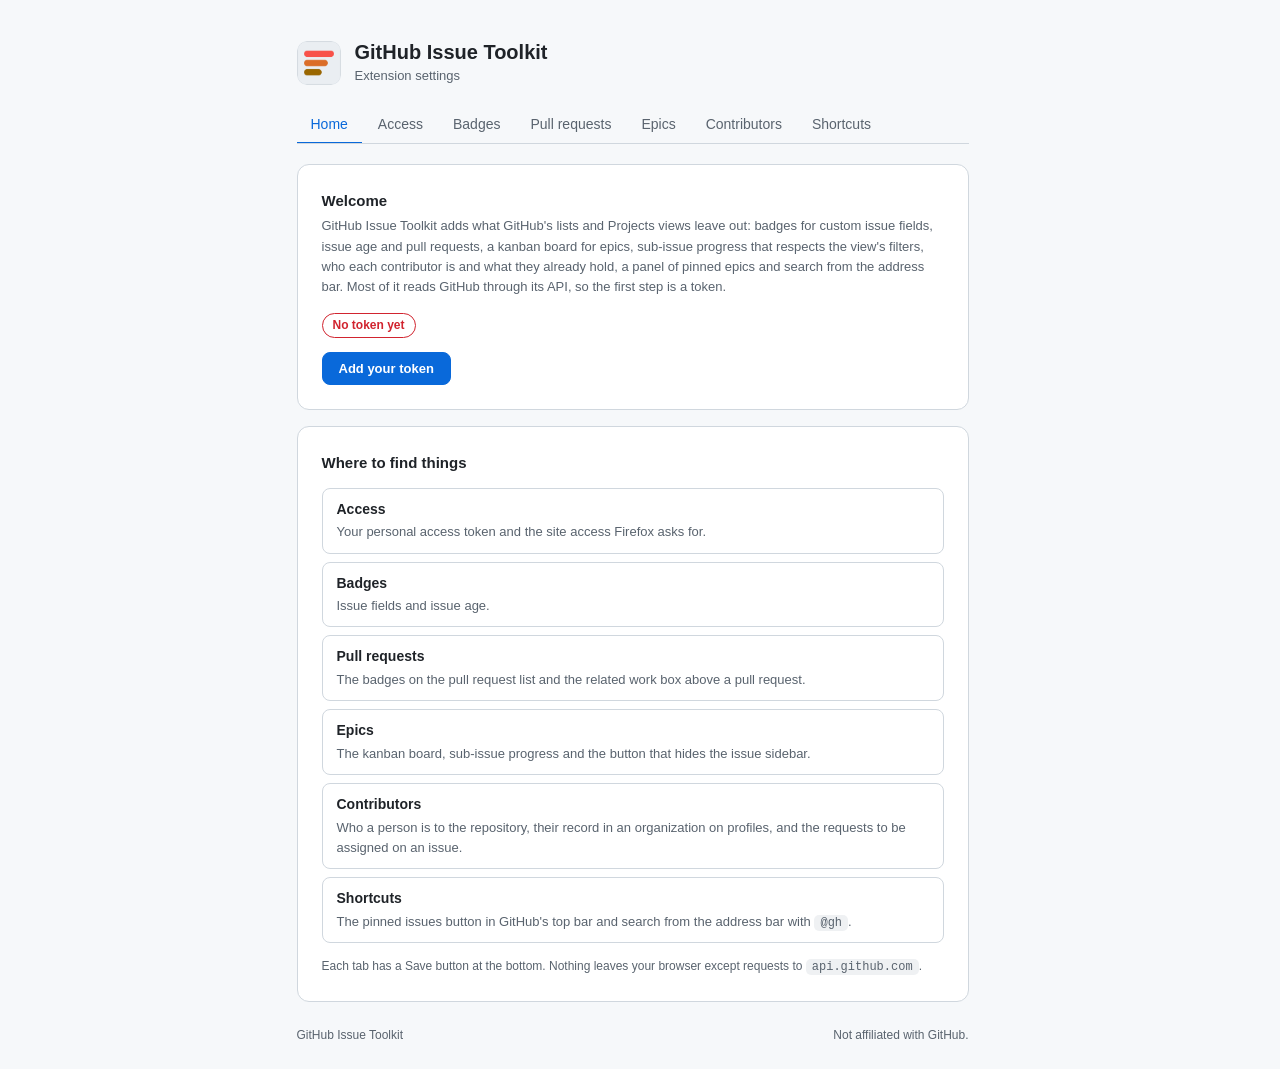
<file: options.html>
<!doctype html>
<html lang="en">
<head>
  <meta charset="utf-8">
  <meta name="viewport" content="width=device-width, initial-scale=1">
  <title>GitHub Issue Toolkit - settings</title>
  <style>
    :root {
      color-scheme: light dark;
      --bg-base: #f6f8fa;
      --bg-surface: #ffffff;
      --bg-elevated: #f6f8fa;
      --bg-input: #ffffff;
      --border-default: #d0d7de;
      --border-strong: #8c959f;
      --border-focus: #0969da;
      --text-primary: #1f2328;
      --text-secondary: #59636e;
      --text-muted: #1f2328;
      --accent: #0969da;
      --accent-hover: #0860ca;
      --btn-bg: #f6f8fa;
      --btn-bg-hover: #eaeef2;
      --code-bg: rgba(175, 184, 193, 0.2);
      --green: #1a7f37;
      --purple: #8250df;
      --red: #d1242f;
      --font-sans: -apple-system, BlinkMacSystemFont, "Segoe UI", "Noto Sans", Helvetica, Arial, sans-serif;
      --font-mono: ui-monospace, SFMono-Regular, "SF Mono", Menlo, Consolas, "Liberation Mono", monospace;
    }
    @media (prefers-color-scheme: dark) {
      :root {
        --bg-base: #0d1117;
        --bg-surface: #161b22;
        --bg-elevated: #0d1117;
        --bg-input: #0d1117;
        --border-default: #30363d;
        --border-strong: #6e7681;
        --border-focus: #58a6ff;
        --text-primary: #e6edf3;
        --text-secondary: #8b949e;
        --text-muted: #c9d1d9;
        --accent: #58a6ff;
        --accent-hover: #79b8ff;
        --btn-bg: #21262d;
        --btn-bg-hover: #30363d;
        --code-bg: rgba(110, 118, 129, 0.4);
        --green: #3fb950;
        --purple: #a371f7;
        --red: #f85149;
      }
    }
    html { scrollbar-gutter: stable; }
    * { box-sizing: border-box; }
    .only-dark { display: none; }
    @media (prefers-color-scheme: dark) { .only-dark { display: block; } .only-light { display: none; } }
    body { margin: 0; min-height: 100vh; background: var(--bg-base); color: var(--text-primary); font: 14px/1.55 var(--font-sans); }
    .page { max-width: 720px; margin: 0 auto; padding: 40px 24px 88px; }
    .preview .page { padding-bottom: 24px; }
    header { display: flex; align-items: center; gap: 14px; margin-bottom: 8px; }
    header img { width: 44px; height: 44px; border-radius: 10px; }
    header h1 { font-size: 20px; font-weight: 600; margin: 0; line-height: 1.2; }
    header .subtitle { color: var(--text-secondary); font-size: 13px; margin-top: 2px; }
    .card { background: var(--bg-surface); border: 1px solid var(--border-default); border-radius: 12px; padding: 24px; margin-bottom: 16px; }
    .card.access { border-color: var(--accent); }
    .card h2 { font-size: 15px; font-weight: 600; margin: 0 0 4px; }
    .marks { display: grid; grid-template-columns: 152px 1fr; gap: 14px 24px; align-items: center; margin-top: 20px; }
    .marks > span:nth-child(odd) { display: flex; align-items: center; min-height: 28px; }
    .hint i { font-style: normal; }
    .marks .t { box-sizing: border-box; min-height: 28px; padding: 5px 0; color: var(--text-secondary); font-size: 13px; line-height: 18px; }
    .marks .t b { color: var(--text-primary); font-weight: 600; }
    .marks i { font-style: normal; }
    .marks + .hint { margin-top: 24px; padding-top: 16px; border-top: 1px solid var(--border-default); }
    .mk-pill, .mk-n { box-sizing: border-box; display: inline-flex; align-items: center; justify-content: center; gap: 6px; width: 152px; height: 28px; padding: 0 12px; border: 1px solid var(--border-default); border-radius: 9999px; font-size: 12px; font-weight: 500; line-height: 1; white-space: nowrap; color: var(--text-secondary); }
    .mk-pill.mk-g { color: var(--green); border-color: var(--green); background: rgba(26, 127, 55, 0.12); }
    .mk-pill.mk-m { color: var(--purple); border-color: var(--purple); background: rgba(130, 80, 223, 0.12); }
    .mk-pill.mk-b { color: var(--accent); border-color: var(--accent); background: rgba(9, 105, 218, 0.12); }
    .mk-pill.mk-err { color: var(--red); border-color: var(--red); }
    .mk-n { font-size: 12px; font-weight: 600; font-variant-numeric: tabular-nums; color: #9a6700; border-color: transparent; background: rgba(154, 103, 0, 0.14); }
    .mk-idle { color: #ffffff; background: #9a6700; }
    .hint.sample { margin: 0 0 14px; }
    .hint.sample .mk-pill { width: auto; height: 22px; }
    .card p.desc { color: var(--text-secondary); margin: 0 0 16px; font-size: 13px; }
    label { display: block; font-weight: 600; font-size: 13px; margin: 16px 0 6px; }
    label:first-of-type { margin-top: 0; }
    .input-row { display: flex; gap: 8px; }
    input[type="text"], input[type="password"], input[type="number"] {
      flex: 1; width: 100%; padding: 9px 12px;
      background: var(--bg-input); border: 1px solid var(--border-default); border-radius: 8px;
      color: var(--text-primary); font: 14px var(--font-sans); outline: none;
      transition: border-color .15s, box-shadow .15s;
    }
    input::placeholder { color: var(--text-secondary); }
    input:focus { border-color: var(--border-focus); box-shadow: 0 0 0 3px rgba(9, 105, 218, 0.25); }
    .hint { color: var(--text-secondary); font-size: 12px; margin: 6px 0 0; }
    .hint a, footer a { color: var(--accent); text-decoration: none; }
    .hint a:hover, footer a:hover { text-decoration: underline; }
    code, .mono { font-family: var(--font-mono); font-size: 12px; background: var(--code-bg); border-radius: 5px; padding: 1px 6px; }
    .actions { display: flex; align-items: center; gap: 10px; margin-top: 20px; flex-wrap: wrap; }
    button {
      padding: 8px 16px; border-radius: 8px; border: 1px solid var(--border-default);
      background: var(--btn-bg); color: var(--text-primary); font: 600 13px var(--font-sans); cursor: pointer;
      transition: background .15s, border-color .15s;
    }
    button:hover { background: var(--btn-bg-hover); }
    button.primary { background: var(--accent); border-color: var(--accent); color: #fff; }
    button.primary:hover { background: var(--accent-hover); border-color: var(--accent-hover); }
    #status { font-size: 13px; }
    #status.ok { color: var(--green); }
    #status.err { color: var(--red); }
    .chip-input {
      display: flex; flex-wrap: wrap; gap: 6px; align-items: center;
      min-height: 42px; padding: 6px 8px;
      background: var(--bg-input); border: 1px solid var(--border-default); border-radius: 8px;
      cursor: text; transition: border-color .15s, box-shadow .15s;
    }
    .chip-input:focus-within { border-color: var(--border-focus); box-shadow: 0 0 0 3px rgba(9, 105, 218, 0.25); }
    .chip-input input {
      flex: 1 1 160px; min-width: 120px; border: none; background: transparent; padding: 4px 6px;
      color: var(--text-primary); font: 14px var(--font-sans); outline: none;
    }
    .chip {
      display: inline-flex; align-items: center; gap: 4px; height: 26px; padding: 0 4px 0 10px;
      border-radius: 999px; border: 1px solid var(--chip-border); background: var(--chip-bg); color: var(--chip-fg);
      font-size: 13px; font-weight: 500; line-height: 1; white-space: nowrap;
    }
    .chip button {
      all: unset; display: inline-flex; align-items: center; justify-content: center;
      width: 18px; height: 18px; border-radius: 50%; cursor: pointer; color: inherit; font-size: 14px; line-height: 1; opacity: .7;
    }
    .chip button:hover { opacity: 1; background: rgba(0, 0, 0, 0.12); }
    fieldset.choice { border: 0; margin: 14px 0 0; padding: 0; }
    fieldset.choice + label.check { margin-top: 14px; }
    fieldset.choice legend { font-weight: 600; font-size: 13px; padding: 0; margin-bottom: 8px; }
    .chips-list { display: flex; flex-wrap: wrap; gap: 6px; margin-top: 10px; }
    button.linklike { all: unset; color: var(--accent); cursor: pointer; font-size: 12px; }
    button.linklike:hover { text-decoration: underline; }
    @media (prefers-color-scheme: dark) { .savebar { box-shadow: 0 -6px 16px rgba(0, 0, 0, 0.45); } .savebar[data-dirty] #save { box-shadow: 0 0 0 3px rgba(88, 166, 255, 0.35); } }
    .chip.c0 { --chip-bg: rgba(9, 105, 218, 0.12); --chip-border: rgba(9, 105, 218, 0.4); --chip-fg: #0969da; }
    .chip.c1 { --chip-bg: rgba(130, 80, 223, 0.12); --chip-border: rgba(130, 80, 223, 0.4); --chip-fg: #8250df; }
    .chip.c2 { --chip-bg: rgba(26, 127, 55, 0.12); --chip-border: rgba(26, 127, 55, 0.4); --chip-fg: #1a7f37; }
    .chip.c3 { --chip-bg: rgba(188, 76, 0, 0.12); --chip-border: rgba(188, 76, 0, 0.4); --chip-fg: #bc4c00; }
    .chip.c4 { --chip-bg: rgba(191, 57, 137, 0.12); --chip-border: rgba(191, 57, 137, 0.4); --chip-fg: #bf3989; }
    .chip.c5 { --chip-bg: rgba(89, 99, 110, 0.12); --chip-border: rgba(89, 99, 110, 0.4); --chip-fg: #59636e; }
    @media (prefers-color-scheme: dark) {
      .chip.c0 { --chip-fg: #58a6ff; } .chip.c1 { --chip-fg: #a371f7; } .chip.c2 { --chip-fg: #3fb950; }
      .chip.c3 { --chip-fg: #f0883e; } .chip.c4 { --chip-fg: #db61a2; } .chip.c5 { --chip-fg: #8b949e; }
      .mk-n { color: #d29922; background: rgba(210, 153, 34, 0.16); }
      .mk-idle { color: #1f2328; background: #d29922; }
      .chip button:hover { background: rgba(255, 255, 255, 0.12); }
    }
    [hidden] { display: none !important; }
    .tabs { display: flex; gap: 2px; border-bottom: 1px solid var(--border-default); margin: 20px 0 20px; overflow-x: auto; overflow-y: hidden; scrollbar-width: none; }
    .tabs::-webkit-scrollbar { display: none; }
    .tabs button { all: unset; box-sizing: border-box; padding: 10px 14px; margin-bottom: -1px; border-bottom: 2px solid transparent; color: var(--text-secondary); font: 500 14px var(--font-sans); cursor: pointer; white-space: nowrap; }
    .tabs button:hover { color: var(--text-primary); }
    .tabs button[aria-selected="true"] { color: var(--accent); border-bottom-color: var(--accent); }
    .tabs button:focus-visible { outline: 2px solid var(--border-focus); outline-offset: -2px; border-radius: 6px; }
    .state { margin-top: 14px; display: flex; gap: 8px; flex-wrap: wrap; }
    .pill { padding: 2px 10px; border-radius: 999px; font-size: 12px; font-weight: 600; border: 1px solid var(--border-default); color: var(--text-secondary); }
    .pill.ok { color: var(--green); border-color: var(--green); }
    .pill.warn { color: var(--red); border-color: var(--red); }
    .tour { display: grid; gap: 8px; margin: 14px 0; }
    .tour button { all: unset; box-sizing: border-box; display: flex; flex-direction: column; gap: 2px; padding: 10px 14px; border: 1px solid var(--border-default); border-radius: 8px; cursor: pointer; }
    .tour button:hover { border-color: var(--accent); background: var(--bg-elevated); }
    .tour button:focus-visible { outline: 2px solid var(--border-focus); outline-offset: 2px; }
    .tour b { font-weight: 600; font-size: 14px; }
    .tour span { color: var(--text-secondary); font-size: 13px; }
    .savebar { position: fixed; left: 0; right: 0; bottom: 0; z-index: 10; display: flex; align-items: center; gap: 10px; padding: 12px max(24px, calc(50% - 336px)); background: var(--bg-base); border-top: 1px solid var(--border-default); }
    .savebar { box-shadow: 0 -6px 16px rgba(31, 35, 40, 0.1); }
    .savebar[data-dirty] { border-top-color: var(--accent); }
    #save, #discard { padding: 10px 26px; font-size: 14px; }
    .savebar[data-dirty] #save { box-shadow: 0 0 0 3px rgba(9, 105, 218, 0.28); }
    .dirty { display: inline-flex; align-items: center; gap: 6px; font-size: 13px; font-weight: 600; color: var(--accent); }
    .dirty::before { content: ""; width: 8px; height: 8px; border-radius: 50%; background: var(--accent); }
    .preview .savebar { position: static; padding: 12px 0; margin-top: 8px; box-shadow: none; }
    kbd { font: 11px var(--font-mono); padding: 1px 5px; border: 1px solid var(--border-default); border-bottom-width: 2px; border-radius: 4px; background: var(--code-bg); }
    footer { color: var(--text-secondary); font-size: 12px; margin-top: 24px; display: flex; justify-content: space-between; flex-wrap: wrap; gap: 8px; }
    .mono:empty { display: none; }
    label.check { display: flex; align-items: flex-start; gap: 8px; font-weight: 500; margin-top: 0; }
    label.check + label.check { margin-top: 8px; }
    .hint + label.check { margin-top: 14px; }
    .card .actions { margin-top: 14px; }
    #shortcuts + .actions { margin-top: 6px; }
    .actions .hint { margin: 0; }
    label.check input { width: 16px; height: 16px; margin: 2px 0 0; flex: none; accent-color: var(--accent); }
    select {
      width: 100%; padding: 9px 12px; background: var(--bg-input); border: 1px solid var(--border-default); border-radius: 8px;
      color: var(--text-primary); font: 14px var(--font-sans); outline: none;
    }
    .shortcut { display: grid; grid-template-columns: 100px 56px 150px 1fr 56px 34px; gap: 8px; align-items: center; margin-bottom: 8px; }
    .shortcut-head { margin-bottom: 6px; color: var(--text-secondary); font-size: 12px; font-weight: 600; }
    .shortcut-head span:nth-child(5), .shortcut input[type="radio"] { justify-self: center; }
    .shortcut input[type="text"]:nth-child(2) { text-align: center; padding: 9px 4px; }
    .shortcut input[type="radio"] { width: 16px; height: 16px; margin: 0; accent-color: var(--accent); }
    .shortcut button { padding: 8px 0; }
    .shortcut button:disabled { opacity: .4; cursor: default; }
    select:focus { border-color: var(--border-focus); box-shadow: 0 0 0 3px rgba(9, 105, 218, 0.25); }
  </style>
</head>
<body>
  <div class="page">
    <header>
      <img class="only-dark" src="icons/icon-dark-128.png" alt="">
      <img class="only-light" src="icons/icon-light-128.png" alt="">
      <div>
        <h1>GitHub Issue Toolkit</h1>
        <div class="subtitle">Extension settings <span id="version" class="mono"></span></div>
      </div>
    </header>
    <section class="card access" id="access" hidden>
      <h2>Site access</h2>
      <p class="desc">This browser has not granted the extension access to <code>github.com</code> and <code>api.github.com</code> yet. Firefox asks for this separately from the installation.</p>
      <button id="grant" type="button" class="primary">Allow access to github.com</button>
    </section>

    <div class="tabs" role="tablist" aria-label="Settings">
      <button type="button" role="tab" id="tab-home" data-tab="home" aria-controls="panel-home">Home</button>
      <button type="button" role="tab" id="tab-access" data-tab="access" aria-controls="panel-access">Access</button>
      <button type="button" role="tab" id="tab-badges" data-tab="badges" aria-controls="panel-badges">Badges</button>
      <button type="button" role="tab" id="tab-pulls" data-tab="pulls" aria-controls="panel-pulls">Pull requests</button>
      <button type="button" role="tab" id="tab-epics" data-tab="epics" aria-controls="panel-epics">Epics</button>
      <button type="button" role="tab" id="tab-contributors" data-tab="contributors" aria-controls="panel-contributors">Contributors</button>
      <button type="button" role="tab" id="tab-shortcuts" data-tab="shortcuts" aria-controls="panel-shortcuts">Shortcuts</button>
    </div>

    <div class="panel" id="panel-home" role="tabpanel" aria-labelledby="tab-home" hidden>
      <section class="card">
        <h2>Welcome</h2>
        <p class="desc">GitHub Issue Toolkit adds what GitHub's lists and Projects views leave out: badges for custom issue fields, issue age and pull requests, a kanban board for epics, sub-issue progress that respects the view's filters, who each contributor is and what they already hold, a panel of pinned epics and search from the address bar. Most of it reads GitHub through its API, so the first step is a token.</p>
        <div class="state">
          <span id="home-token" class="pill warn">No token yet</span>
          <span id="home-access" class="pill warn" hidden>Site access needed</span>
        </div>
        <div class="actions">
          <button id="home-add-token" type="button" class="primary" data-tab="access">Add your token</button>
        </div>
      </section>
      <section class="card">
        <h2>Where to find things</h2>
        <div class="tour">
          <button type="button" data-tab="access"><b>Access</b><span>Your personal access token and the site access Firefox asks for.</span></button>
          <button type="button" data-tab="badges"><b>Badges</b><span>Issue fields and issue age.</span></button>
          <button type="button" data-tab="pulls"><b>Pull requests</b><span>The badges on the pull request list and the related work box above a pull request.</span></button>
          <button type="button" data-tab="epics"><b>Epics</b><span>The kanban board, sub-issue progress and the button that hides the issue sidebar.</span></button>
          <button type="button" data-tab="contributors"><b>Contributors</b><span>Who a person is to the repository, their record in an organization on profiles, and the requests to be assigned on an issue.</span></button>
          <button type="button" data-tab="shortcuts"><b>Shortcuts</b><span>The pinned issues button in GitHub's top bar and search from the address bar with <code>@gh</code>.</span></button>
        </div>
        <p class="hint">Each tab has a Save button at the bottom. Nothing leaves your browser except requests to <code>api.github.com</code>.</p>
      </section>
    </div>

    <div class="panel" id="panel-access" role="tabpanel" aria-labelledby="tab-access" hidden>
      <section class="card">
        <h2>GitHub access</h2>
        <p class="desc">Field values are read through the GitHub API. The token is stored in this browser profile only and is sent to nothing but <code>api.github.com</code>. Fields with "Organization only" visibility need a token of an organization member.</p>

        <label for="token">Personal access token</label>
        <div class="input-row">
          <input id="token" type="password" autocomplete="off" spellcheck="false" placeholder="github_pat_... or ghp_...">
          <button id="toggle" type="button" title="Show or hide the token">Show</button>
        </div>
        <p class="hint">
          Recommended: a <a href="https://github.com/settings/tokens/new?scopes=repo&description=github-issue-toolkit" target="_blank" rel="noopener">classic token</a> with the <code>repo</code> scope. If the organization enforces SSO, open "Configure SSO" next to the new token and authorize it for that organization.
          A <a href="https://github.com/settings/personal-access-tokens/new" target="_blank" rel="noopener">fine-grained token</a> also works: set the organization as resource owner, pick the repositories, and under Repository permissions set <code>Issues</code> and <code>Pull requests</code> to <code>Read-only</code>, or <code>Issues</code> to <code>Read and write</code> to hide comments as outdated, link or drag. Hiding comments also needs write or triage access to the repository.
        </p>
        <div class="actions">
          <button id="test" type="button">Test token</button>
        </div>
      </section>
    </div>

    <div class="panel" id="panel-badges" role="tabpanel" aria-labelledby="tab-badges" hidden>
      <section class="card">
        <h2>Fields to show (optional)</h2>
        <p class="desc">Names of the issue fields to display, matched case-insensitively against the fields defined by the organization. Badges appear in this order; single-select values use the option's colour. An entry starting with <code>label:</code> shows labels instead: <code>label:area/*</code> every label starting with <code>area/</code>, <code>label:bug</code> only that one, in the badge colour nearest to the label's.</p>
        <label for="field-input">Field names</label>
        <div id="chips" class="chip-input" role="list" aria-label="Field names">
          <input id="field-input" type="text" spellcheck="false" autocomplete="off" placeholder="Add a field and press Enter">
        </div>
        <p class="hint">Press <kbd>Enter</kbd> or <kbd>,</kbd> to add a field, <kbd>Backspace</kbd> or the × button to remove one. Leave it empty to show no field badges; the rest of the extension works without them.</p>
        <label class="check"><input id="skip-shown" type="checkbox"> Skip fields the view already shows (project columns, card fields and the board's grouping)</label>
      </section>
      <section class="card">
        <h2>Issue age</h2>
        <p class="desc">Adds a badge with the time elapsed since the issue was created, next to the field badges, on sub-issue lists and on project table and board views.</p>
        <label class="check"><input id="age-enabled" type="checkbox"> Show the age of each issue</label>
        <label for="age-unit">Unit</label>
        <select id="age-unit">
          <option value="months">Months (default), e.g. 3 mo</option>
          <option value="weeks">Weeks, e.g. 14w</option>
          <option value="days">Days, e.g. 98d</option>
        </select>
        <label for="age-warn">Highlight issues open longer than (days)</label>
        <input id="age-warn" type="number" min="0" step="1" inputmode="numeric" placeholder="90">
        <p class="hint">The badge turns yellow past this age. 0 turns the highlight off. Default 90.</p>
        <p class="hint">An issue younger than the unit reads today, this week or this month. Hovering the badge shows the exact age in months and days and the creation date.</p>
      </section>
    </div>

    <div class="panel" id="panel-pulls" role="tabpanel" aria-labelledby="tab-pulls" hidden>
      <section class="card">
        <h2>Pull request badges</h2>
        <p class="desc">Badges on the pull request list, next to the labels of each row. Everything comes from the same read-only API access as the field badges.</p>
        <label class="check"><input id="pr-association" type="checkbox"> Author's relation to the repository</label>
        <label class="check"><input id="pr-fork" type="checkbox"> Opened from a fork</label>
        <label class="check"><input id="pr-size" type="checkbox"> Size: added lines in green and removed lines in red, changed files on hover</label>
        <label class="check"><input id="pr-merge-state" type="checkbox"> Merge state: mergeable, behind base, blocked, conflicts, checks failing</label>
      </section>
      <section class="card">
        <h2>Related work on pull requests</h2>
        <p class="desc">On a pull request, a full-width box above its header lists everything connected to it: the issues it closes, what its description says it is related to, the other pull requests on the same issues and what mentions it. The issue it closes is named in the header, so it shows while the box is folded. The description is read for the words GitHub links with, <em>closes</em>, <em>fixes</em> and <em>resolves</em> in all their forms, and for the ones people use to tie changes together, <em>related to</em>, <em>part of</em>, <em>counterpart of</em>, <em>follow-up to</em>, <em>backport of</em>, <em>depends on</em>, <em>see</em> and so on, with <code>#123</code>, <code>owner/repo#123</code> and links to issues and pull requests. It is read once per pull request, in two requests, and kept until you close the tab.</p>
        <label class="check"><input id="related-enabled" type="checkbox"> Show related work on pull requests</label>
        <label class="check"><input id="related-folded" type="checkbox"> Collapse the box when a pull request opens, so only its header line shows</label>
      </section>
    </div>

    <div class="panel" id="panel-epics" role="tabpanel" aria-labelledby="tab-epics" hidden>
      <section class="card">
        <h2>Epic kanban</h2>
        <p class="desc">Adds a List and Kanban toggle above the sub-issues list of an issue. The board reads every field the sub-issues carry, not only the ones above: you pick the field that forms the columns and the one that orders the cards inside each column, and both choices are remembered. Columns follow the order the organization gave the field's options. Filter the board down to one value of any dimension to see a single sprint or priority at a time, or hide the closed sub-issues with the checkbox in the toolbar.</p>
        <label class="check"><input id="kanban-enabled" type="checkbox"> Show the kanban toggle on sub-issue lists</label>
        <label class="check"><input id="kanban-drag" type="checkbox"> Move a card by dragging it to another column, when the columns come from a single-select field or the issue state</label>
        <p class="hint">Dragging writes to GitHub: it sets the field value, or closes and reopens the issue. The token needs write access to the issue's repository (the <code>repo</code> scope for classic tokens, <code>Issues: Read and write</code> for fine-grained ones). Nothing is written unless you drag a card.</p>
      </section>
      <section class="card">
        <h2>Sub-issue progress</h2>
        <p class="desc">On a Projects table grouped by parent issue, GitHub's bar in each group header counts every sub-issue of an issue, including the ones the view hides with a filter or a slice. This replaces it with one that counts only the sub-issues inside the scope the view is narrowed to and shows the scope as tags, for example <code>14 / 18 done</code> followed by <code>release:2.1</code>. The Sub-issues progress column keeps GitHub's own bar.</p>
        <label class="check"><input id="progress-enabled" type="checkbox"> Replace GitHub's sub-issue progress</label>
        <label for="progress-scope">Scope field (optional)</label>
        <input id="progress-scope" type="text" spellcheck="false" autocomplete="off" placeholder="Release">
        <p class="hint">The field whose value narrows the count, or several separated by commas, <code>Release, Owner</code> for example, matched case-insensitively. Each value is read from what the view is sliced by, or from a <code>release:2.1</code> term in its filter, and a sub-issue must have all of them. When the view is narrowed to none of them, GitHub's own bar stays. Leave it empty to count every sub-issue.</p>
        <label for="progress-done-field">Counts as done (optional)</label>
        <div class="input-row">
          <input id="progress-done-field" type="text" spellcheck="false" autocomplete="off" placeholder="Stage" aria-label="Field that marks a sub-issue as done">
          <input id="progress-done-value" type="text" spellcheck="false" autocomplete="off" placeholder="Done" aria-label="Value of that field that marks a sub-issue as done">
        </div>
        <p class="hint">A sub-issue counts as done when this field has this value, <code>Stage</code> and <code>Done</code> for example. Leave both empty and a closed sub-issue is a done one. Needs a token that can read issue fields, like the badges.</p>
      </section>
      <section class="card">
        <h2>Issue sidebar</h2>
        <p class="desc">A small button between the issue and its sidebar hides the whole metadata column, assignees, labels, type, fields, projects and the rest, giving the issue body and the kanban board the full width. The button stays in the same place either way, and what you choose holds on every issue until you press it again.</p>
        <label class="check"><input id="sidebar-toggle" type="checkbox"> Show the button that hides the issue sidebar</label>
        <label class="check"><input id="hide-projects" type="checkbox"> Hide the Projects section of the issue sidebar</label>
        <p class="hint">Takes GitHub's own Projects box, with its status and fields, out of the sidebar on every issue, while the rest of the sidebar stays. The issue remains in its projects; only the box is hidden.</p>
      </section>
    </div>

    <div class="panel" id="panel-contributors" role="tabpanel" aria-labelledby="tab-contributors" hidden>
      <section class="card">
        <h2>Contributor button</h2>
        <p class="desc">Adds a small button after a person's name on an issue or pull request. Press it to see who they are to this repository, new, returning or a regular, and what they already hold: pull requests open, merged or closed without merging, and issues assigned to them. Handy before you reply to a stranger or hand someone one more thing. Nothing is looked up until you press the button, each person is looked up once, and the answer stays until you close the tab.</p>
        <p class="hint sample">It looks like this next to a name: <i class="mk-pill"><svg viewBox="0 0 16 16" width="12" height="12" aria-hidden="true" fill="currentColor"><path d="M1.5 8.5h3v6h-3Zm5-7h3v13h-3Zm5 4h3v9h-3Z"/></svg> Contributor</i> and, once pressed, <i class="mk-pill mk-g">First PR here</i></p>
        <label class="check"><input id="load-enabled" type="checkbox"> Show the button after usernames</label>
        <fieldset class="choice">
          <legend>Members of the organization</legend>
          <label class="check"><input id="members-skip" name="members-mode" type="radio"> Leave them out: no button next to their names</label>
          <label class="check"><input id="members-mark" name="members-mode" type="radio"> Show <b>Member</b> in place of the button (default)</label>
          <label class="check"><input id="members-plain" name="members-mode" type="radio"> Give them a button like anyone else</label>
          <p class="hint">Which names on the page belong to the organization is asked once, in a shared request, and a button or a Member mark is shown for a name only after that answer. A member's Member mark is not a button, so nothing else about them is read.</p>
        </fieldset>
        <label class="check"><input id="load-auto" type="checkbox"> Look up the author on their own, without pressing</label>
        <p class="hint">Costs one request when an issue opens, and shows the author's status on sight. Everyone else is still looked up when you press their button. The sidebar, the timeline events and the text of a comment get no buttons, so an @mention stays plain; only the names in the headers of the conversation do.</p>
      </section>
      <section class="card">
        <h2>Statuses and limits</h2>
        <p class="desc">Two numbers decide what the button says about someone. Defaults are 5 and 1.</p>
        <label for="load-regular">Call someone a regular after (merged pull requests in this repository)</label>
        <input id="load-regular" type="number" min="1" step="1" inputmode="numeric" placeholder="5">
        <label for="load-limit">Flag anyone with more than (assigned issues)</label>
        <input id="load-limit" type="number" min="0" step="1" inputmode="numeric" placeholder="1">
      </section>
      <section class="card">
        <h2>Organization panel</h2>
        <p class="desc">At the top of a person's profile, a panel for each organization you name, in that organization's colours where it has some. It shows their open and merged pull requests, the issues they opened and are assigned, the pull requests they reviewed and the issues and pull requests they commented on, each number linking to the matching GitHub search, then two accordions, their open pull requests and the open issues assigned to them, closed until you open them. It is read once per person and organization when the profile opens, in one request, and kept until you close the tab.</p>
        <label class="check"><input id="profile-enabled" type="checkbox"> Show the organization panel on profiles</label>
        <label class="check"><input id="profile-folded" type="checkbox"> Collapse the panel when a profile opens, so only its header line shows</label>
        <label for="profile-orgs">Organizations</label>
        <input id="profile-orgs" type="text" spellcheck="false" autocomplete="off" placeholder="kestra-io">
        <p class="hint">One or more organization names, separated by commas, up to three. Nothing is shown until at least one is named. The status beside the name, Member, Regular contributor or Contributor, uses the same regular limit as the contributor button.</p>
      </section>

      <section class="card">
        <h2>Assignment requests</h2>
        <p class="desc">On an issue that has been assigned, a full-width box at the very top of the issue, above its title, lists the comments from other people asking to be assigned, with the words that gave them away highlighted in a preview, and a separate list of what the assignee wrote. Tick the ones that are no longer wanted and mark them as outdated on GitHub, after a confirmation; an Undo brings them back. Marking comments writes to GitHub, so the token needs write access to the repository, as it does for linking and dragging. Only comments of up to 400 characters are offered, and your own and the assignee's are left out. Issues in private repositories are skipped unless you tick the box below, since only people with access can comment there.</p>
        <label class="check"><input id="assign-enabled" type="checkbox"> Show the assignment requests box on assigned issues</label>
        <label class="check"><input id="assign-folded" type="checkbox"> Collapse the box when an issue opens, so only its header line shows</label>
        <label class="check"><input id="assign-private" type="checkbox"> Also show it on issues in private repositories</label>
        <p class="hint">Left off, the box stays away from private repositories, where only people with access can comment, so nobody there is asking to be let in.</p>
        <label for="assign-words">Words and phrases that mark a request</label>
        <input id="assign-words" type="text" spellcheck="false" autocomplete="off" placeholder="Add a word or phrase and press Enter">
        <div id="assign-chips" class="chips-list" role="list" aria-label="Words and phrases"></div>
        <p class="hint">The list starts with these defaults. Press <kbd>Enter</kbd> or <kbd>,</kbd> to add one, the &times; on a tag to remove it. Matching ignores case. A single word also matches what it starts, so <code>assign</code> finds assigned and assigning, while a phrase such as <code>work on</code> must appear as written. <button id="assign-reset" type="button" class="linklike">Reset to the defaults</button></p>
      </section>

      <section class="card">
        <h2>Reading the button</h2>
        <p class="desc">What each state of the button means.</p>
        <div class="marks">
          <span><i class="mk-pill"><svg viewBox="0 0 16 16" width="12" height="12" aria-hidden="true" fill="currentColor"><path d="M1.5 8.5h3v6h-3Zm5-7h3v13h-3Zm5 4h3v9h-3Z"/></svg> Contributor</i></span><span class="t"><b>Not looked up yet.</b> It says what GitHub lists the person as, Contributor when nothing. Press it to look them up.</span>
          <span><i class="mk-pill mk-b"><svg viewBox="0 0 16 16" width="12" height="12" aria-hidden="true"><circle cx="8" cy="8" r="6" fill="none" stroke="currentColor" stroke-width="2" stroke-linecap="round" stroke-dasharray="26 12"/></svg> Looking up</i></span><span class="t">The ring turns while the answer is on its way.</span>
          <span><i class="mk-pill mk-m">Member</i></span><span class="t"><b>A member of the organization.</b> A plain mark with nothing to press.</span>
          <span><i class="mk-pill mk-g">New contributor</i></span><span class="t">No merged pull request in the organization yet.</span>
          <span><i class="mk-pill mk-g">First PR here</i></span><span class="t">Merged elsewhere in the organization, not in this repository yet.</span>
          <span><i class="mk-pill">Returning</i></span><span class="t">Merged here, fewer than the regular limit.</span>
          <span><i class="mk-pill mk-b">Regular</i></span><span class="t">Merged here at least as many as the regular limit.</span>
          <span><i class="mk-n">4/3</i></span><span class="t">Assigned over the limit. <b>Four assigned, three pull requests open.</b></span>
          <span><i class="mk-n mk-idle">3/0</i></span><span class="t">Over the limit and <b>nothing pushed yet</b>.</span>
          <span><i class="mk-pill mk-err"><svg viewBox="0 0 16 16" width="12" height="12" aria-hidden="true" fill="currentColor"><path d="M1.5 8.5h3v6h-3Zm5-7h3v13h-3Zm5 4h3v9h-3Z"/></svg> Try again</i></span><span class="t">Could not be looked up, usually a missing token. Press it to try again.</span>
        </div>
        <p class="hint">The card the button opens has the numbers for the repository and for the whole organization, split into sections for pull requests and issues, each a link to the matching GitHub search, then the open issues with the pull request that closes each, two in view and the rest below a scroll, and how old the answer is with a refresh button beside it. Your own name gets no button. Counts cover the repositories your token can read, so a fine-grained token limited to a few repositories sees only those.</p>
      </section>
    </div>

    <div class="panel" id="panel-shortcuts" role="tabpanel" aria-labelledby="tab-shortcuts" hidden>
      <section class="card">
        <h2>Pinned issues</h2>
        <p class="desc">A pin button in GitHub's top bar, next to the notifications bell, opens a panel with your pinned issues, for example epics. From there you can copy the reference or make the issue you are looking at a sub-issue of a pinned epic. Linking writes to GitHub, so the token needs write access to the issue's repository (the <code>repo</code> scope for classic tokens, <code>Issues: Read and write</code> for fine-grained ones).</p>
        <label class="check"><input id="pins-enabled" type="checkbox"> Show the pinned issues button in GitHub's top bar</label>
        <div class="actions">
          <span id="pins-count" class="hint"></span>
          <button id="pins-clear" type="button">Remove all pins</button>
        </div>
      </section>
      <section class="card">
        <h2>Address bar search</h2>
        <p class="desc">Type <code>@gh</code> and a space in the address bar, then a shortcut name and the words to look for, for example <code>@gh repo flow</code>. Each shortcut searches one kind of item and adds its qualifiers to your words, so <code>org:acme</code> keeps the search inside one organization. A shortcut name on its own, <code>@gh pr</code>, lists what its qualifiers match right away. Text that does not start with a shortcut name goes to the default shortcut. Results appear as you type; Enter on the text itself opens the GitHub search page.</p>
        <div class="shortcut shortcut-head" aria-hidden="true"><span>Name</span><span>Icon</span><span>Searches</span><span>Qualifiers</span><span>Default</span><span></span></div>
        <div id="shortcuts"></div>
        <div class="actions">
          <button id="shortcut-add" type="button">Add shortcut</button>
        </div>
        <p class="hint">Qualifiers use <a href="https://docs.github.com/en/search-github/searching-on-github" target="_blank" rel="noopener">GitHub search syntax</a>, for example <code>org:acme is:open</code> or <code>repo:acme/webapp</code>. Repository names inside an <code>org:</code> or <code>user:</code> also match on any part of the name, so <code>app</code> finds <code>webapp</code>. With one <code>repo:</code> qualifier, a number such as <code>#1234</code> goes straight to that issue or pull request. The icon is optional, an emoji such as 📦 or 🔀, shown before each result of the shortcut: the browser puts the same magnifier in front of every suggestion and lets no extension change it.</p>
      </section>
    </div>

    <div class="savebar" id="savebar">
      <button id="save" class="primary" type="button">Save</button>
      <button id="discard" type="button" hidden>Discard</button>
      <span id="dirty" class="dirty" hidden>Unsaved changes</span>
      <span id="status" role="status"></span>
    </div>

    <footer>
      <span>GitHub Issue Toolkit</span>
      <span>Not affiliated with GitHub.</span>
    </footer>
  </div>
  <script src="options.js"></script>
</body>
</html>
</file>
